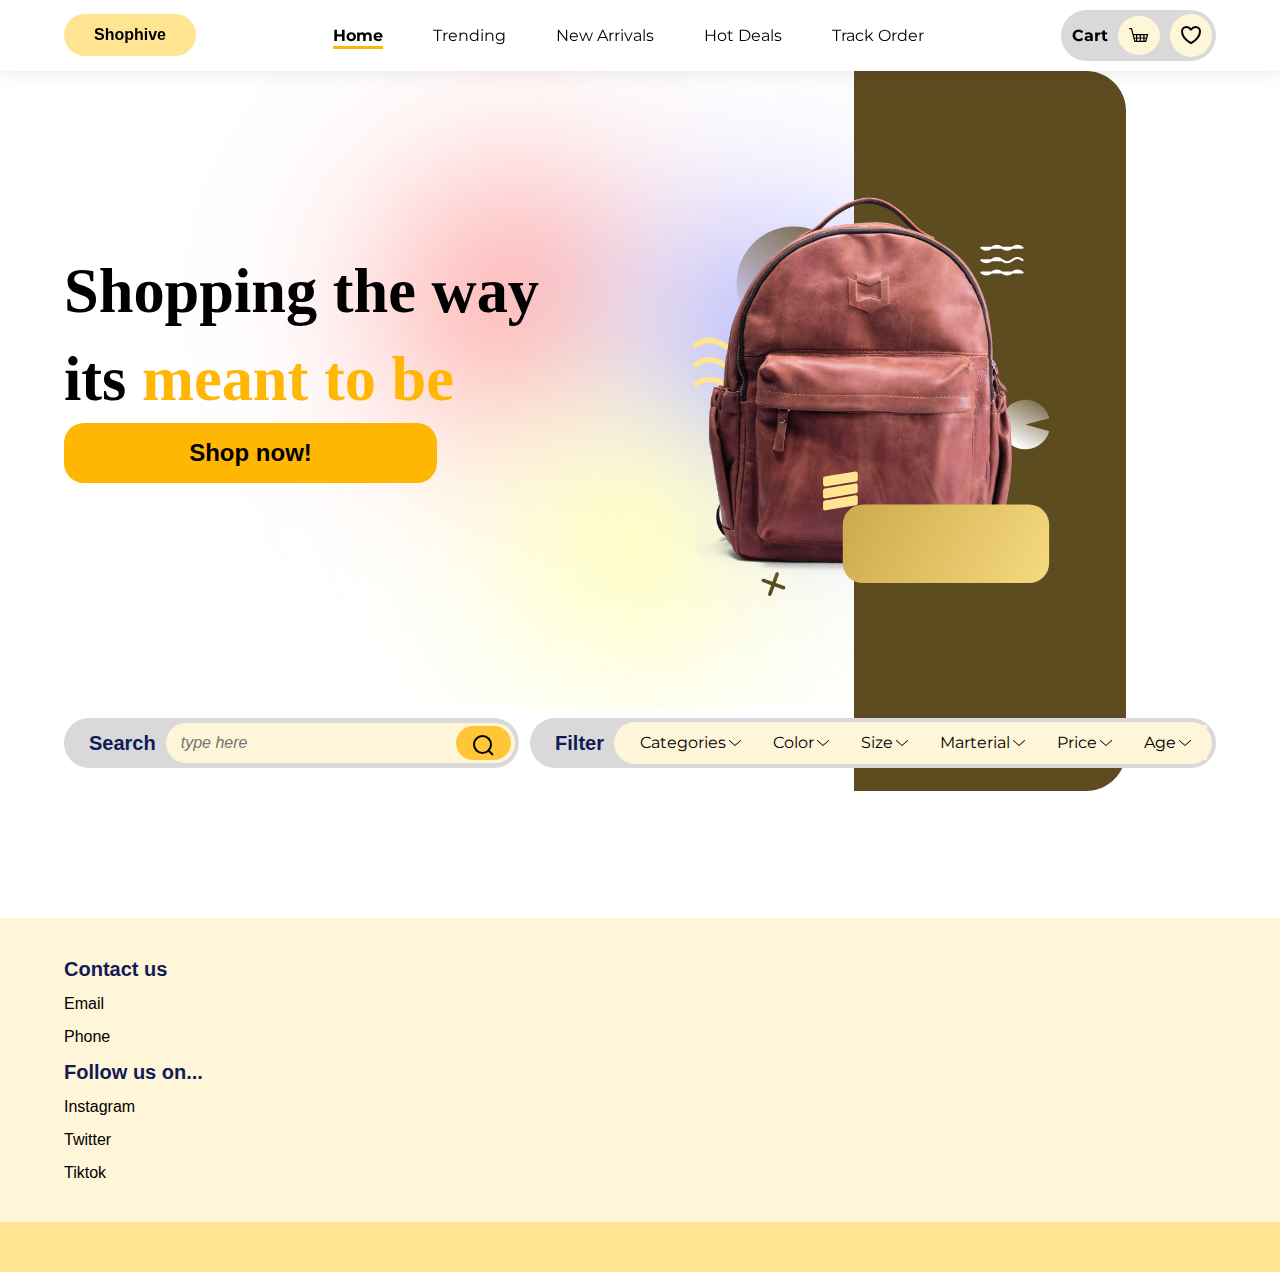
<file: index.html>
<!DOCTYPE html>
<html lang="en">

<head>
    <meta charset="UTF-8">
    <meta http-equiv="X-UA-Compatible" content="IE=edge">
    <meta name="viewport" content="width=device-width, initial-scale=1.0">
    <title>BagIt</title>
    <link rel="stylesheet" href="/styles/index.css">
</head>

<body>
    <nav>
        <button>Shophive</button>
        <ul>
            <li><a class="active" href="index.html">Home</a></li>
            <li><a href="#">Trending</a></li>
            <li><a href="#">New Arrivals</a></li>
            <li><a href="#">Hot Deals</a></li>
            <li><a href="#">Track Order</a></li>
        </ul>
        <div>
            <p>Cart</p>
            <a><button><svg width="20" height="14" viewBox="0 0 20 14" fill="none" xmlns="http://www.w3.org/2000/svg">
                <path d="M0.0441895 0.567568C0.0441895 0.417039 0.108003 0.272676 0.221593 0.166237C0.335182 0.0597972 0.489242 0 0.649882 0H2.46696C2.60207 3.49752e-05 2.73328 0.0423981 2.83974 0.120352C2.9462 0.198307 3.02178 0.307376 3.05448 0.430216L4.5142 6.05405H18.5784C18.6704 6.05408 18.7612 6.07374 18.8438 6.11155C18.9265 6.14936 18.9989 6.20433 19.0556 6.27227C19.1122 6.34022 19.1516 6.41936 19.1707 6.50369C19.1898 6.58802 19.1882 6.67532 19.1659 6.75897L17.3488 13.5698C17.3161 13.6926 17.2405 13.8017 17.1341 13.8796C17.0276 13.9576 16.8964 14 16.7613 14H5.85883C5.72373 14 5.59251 13.9576 5.48605 13.8796C5.3796 13.8017 5.30401 13.6926 5.27131 13.5698L1.99452 1.13514H0.649882C0.489242 1.13514 0.335182 1.07534 0.221593 0.968898C0.108003 0.862459 0.0441895 0.718096 0.0441895 0.567568ZM4.81704 7.18919L5.42274 9.45946H7.07022V7.18919H4.81704ZM8.2816 7.18919V9.45946H10.7044V7.18919H8.2816ZM11.9158 7.18919V9.45946H14.3385V7.18919H11.9158ZM15.5499 7.18919V9.45946H17.1974L17.8031 7.18919H15.5499ZM16.8945 10.5946H15.5499V12.8649H16.2889L16.8945 10.5946ZM14.3385 10.5946H11.9158V12.8649H14.3385V10.5946ZM10.7044 10.5946H8.2816V12.8649H10.7044V10.5946ZM7.07022 10.5946H5.72558L6.33127 12.8649H7.07022V10.5946Z" fill="black"/>
                </svg>
             </button></a>
            <a><button><svg width="20" height="18" viewBox="0 0 20 18" fill="none" xmlns="http://www.w3.org/2000/svg">
                <path d="M5.5 1C3.0151 1 1 2.98817 1 5.44107C1 7.42116 1.7875 12.1206 9.5392 16.8712C9.67805 16.9555 9.83746 17 10 17C10.1625 17 10.3219 16.9555 10.4608 16.8712C18.2125 12.1206 19 7.42116 19 5.44107C19 2.98817 16.9849 1 14.5 1C12.0151 1 10 3.69156 10 3.69156C10 3.69156 7.9849 1 5.5 1Z" stroke="black" stroke-width="2" stroke-linecap="round" stroke-linejoin="round"/>
                </svg>
            </button></a>
        </div>
    </nav>
    <header class="hero-bg">
        <h1>Shopping the way<br>its <span>meant to be</span></h1>
        <button>Shop now!</button>

        <svg width="272" height="720" viewBox="0 0 272 720" fill="none" xmlns="http://www.w3.org/2000/svg">
            <path d="M0 0H232C254.091 0 272 17.9086 272 40V680C272 702.091 254.091 720 232 720H0V0Z" fill="#5E4C21"/>
            </svg>
        <div class="svgs">
            <svg width="208" height="80" viewBox="0 0 208 80" fill="none" xmlns="http://www.w3.org/2000/svg">
                <rect x="0.785278" y="0.576691" width="206.368" height="78.454" rx="20" fill="url(#paint0_linear_428_2)"/>
                <defs>
                <linearGradient id="paint0_linear_428_2" x1="-25.6503" y1="-16.4785" x2="233.589" y2="118.684" gradientUnits="userSpaceOnUse">
                <stop stop-color="#C4A343"/>
                <stop offset="1" stop-color="#FFE289"/>
                </linearGradient>
                </defs>
                </svg>

            <svg width="35" height="40" viewBox="0 0 35 40" fill="none" xmlns="http://www.w3.org/2000/svg">
            <path d="M2.0614 7.55216L32.7608 2.43559V8.40492L2.0614 13.5215V7.55216ZM2.0614 19.4908L32.7608 14.3742V20.3436L2.0614 25.4601V19.4908ZM2.0614 31.4295L32.7608 26.3129V32.2822L2.0614 37.3988V31.4295Z" fill="#FFE492" stroke="#FFE492" stroke-width="4" stroke-linecap="round" stroke-linejoin="round"/>
            </svg>
            <svg width="62" height="56" viewBox="0 0 62 56" fill="none" xmlns="http://www.w3.org/2000/svg">
                <path d="M0.547352 9.94303C0.129821 9.3612 -0.0608042 8.62201 0.017068 7.88672C0.0949402 7.15144 0.434988 6.47975 0.963021 6.0182C3.74668 3.77124 6.90918 2.15139 10.2676 1.25234C15.4155 -0.149388 23.4092 -0.499819 32.1063 5.84299C45.6635 15.7602 56.7907 6.40368 57.2383 5.98316C57.7774 5.53224 58.4549 5.32779 59.1287 5.41273C59.8024 5.49768 60.4198 5.86541 60.8514 6.43872C61.269 7.02055 61.4596 7.75975 61.3817 8.49503C61.3038 9.23031 60.9638 9.902 60.4358 10.3635C57.6521 12.6105 54.4896 14.2304 51.1311 15.1294C49.0709 15.6917 46.9553 15.9741 44.8322 15.9704C40.3557 15.9704 34.984 14.6739 29.2925 10.5388C15.7353 0.621559 4.60812 9.97808 4.16048 10.3986C3.62139 10.8495 2.94384 11.054 2.27013 10.969C1.59641 10.8841 0.978934 10.5163 0.547352 9.94303ZM57.2383 25.6073C56.7907 26.0278 45.6635 35.3843 32.1063 25.4671C23.4092 19.1243 15.4155 19.4748 10.2676 20.8765C6.90918 21.7755 3.74668 23.3954 0.963021 25.6424C0.434988 26.1039 0.0949402 26.7756 0.017068 27.5109C-0.0608042 28.2462 0.129821 28.9854 0.547352 29.5672C0.978934 30.1405 1.59641 30.5082 2.27013 30.5932C2.94384 30.6781 3.62139 30.4737 4.16048 30.0227C4.60812 29.6022 15.7353 20.2457 29.2925 30.1629C34.984 34.298 40.3557 35.5946 44.8322 35.5946C46.9553 35.5983 49.0709 35.3158 51.1311 34.7536C54.4896 33.8545 57.6521 32.2347 60.4358 29.9877C60.9638 29.5262 61.3038 28.8545 61.3817 28.1192C61.4596 27.3839 61.269 26.6447 60.8514 26.0629C60.4198 25.4896 59.8024 25.1218 59.1287 25.0369C58.4549 24.9519 57.7774 25.1564 57.2383 25.6073ZM57.2383 45.2315C56.7907 45.652 45.6635 55.0085 32.1063 45.0913C23.4092 38.7485 15.4155 39.0989 10.2676 40.5006C6.90918 41.3997 3.74668 43.0195 0.963021 45.2665C0.434988 45.7281 0.0949402 46.3997 0.017068 47.135C-0.0608042 47.8703 0.129821 48.6095 0.547352 49.1913C0.978934 49.7646 1.59641 50.1324 2.27013 50.2173C2.94384 50.3023 3.62139 50.0978 4.16048 49.6469C4.60812 49.2264 15.7353 39.8699 29.2925 49.7871C34.984 53.9222 40.3557 55.2188 44.8322 55.2188C50.4448 55.2144 55.9103 53.2504 60.4358 49.6119C60.9638 49.1503 61.3038 48.4786 61.3817 47.7433C61.4596 47.0081 61.269 46.2689 60.8514 45.687C60.4198 45.1137 59.8024 44.746 59.1287 44.661C58.4549 44.5761 57.7774 44.7805 57.2383 45.2315Z" fill="#FFE492"/>
                </svg>
            <svg width="27" height="26" viewBox="0 0 27 26" fill="none" xmlns="http://www.w3.org/2000/svg">
                    <g clip-path="url(#clip0_428_4)">
                    <path d="M9.16279 24.9806C8.71115 24.8172 8.3429 24.4811 8.13903 24.0462C7.93516 23.6113 7.91236 23.1133 8.07564 22.6616L11.1562 14.1438L2.63837 11.0632C2.19462 10.894 1.8351 10.5572 1.63725 10.1254C1.43939 9.69364 1.41904 9.20144 1.58057 8.75481C1.74209 8.30819 2.07258 7.94287 2.50084 7.73754C2.9291 7.53222 3.42087 7.50331 3.87024 7.65705L12.3881 10.7376L15.4686 2.21978C15.6379 1.77603 15.9747 1.41651 16.4064 1.21866C16.8382 1.02081 17.3304 1.00045 17.777 1.16198C18.2236 1.32351 18.589 1.65399 18.7943 2.08225C18.9996 2.51051 19.0285 3.00229 18.8748 3.45165L15.7942 11.9695L24.3121 15.05C24.7558 15.2193 25.1153 15.5561 25.3132 15.9878C25.511 16.4196 25.5314 16.9118 25.3699 17.3584C25.2083 17.8051 24.8778 18.1704 24.4496 18.3757C24.0213 18.581 23.5295 18.6099 23.0802 18.4562L14.5624 15.3756L11.4818 23.8935C11.3184 24.3451 10.9823 24.7133 10.5474 24.9172C10.1125 25.1211 9.61448 25.1439 9.16279 24.9806Z" fill="#5D4C21"/>
                    </g>
                    <defs>
                    <clipPath id="clip0_428_4">
                    <rect width="18.9905" height="18.9905" fill="white" transform="translate(8.90137 25.7035) rotate(-115.117)"/>
                    </clipPath>
                    </defs>
                    </svg>
            <svg width="115" height="115" viewBox="0 0 115 115" fill="none" xmlns="http://www.w3.org/2000/svg">
                        <circle cx="57.7177" cy="57.6258" r="57.135" fill="url(#paint0_linear_428_3)"/>
                        <defs>
                        <linearGradient id="paint0_linear_428_3" x1="102.914" y1="-28.0767" x2="34.2668" y2="107.086" gradientUnits="userSpaceOnUse">
                        <stop offset="0.0328347" stop-color="#5D4C21"/>
                        <stop offset="1" stop-color="#5D4C21" stop-opacity="0"/>
                        </linearGradient>
                        </defs>
                        </svg>
            <svg width="44" height="32" viewBox="0 0 44 32" fill="none" xmlns="http://www.w3.org/2000/svg">
                            <path d="M21.9324 16.1288C23.1689 17.1593 24.4054 18.1897 27.0845 18.1897C32.2365 18.1897 32.2365 14.068 37.3886 14.068C40.0677 14.068 41.3042 15.0984 42.5407 16.1288M1.32397 3.76381C2.56048 4.79423 3.79698 5.82465 6.47607 5.82465C11.6282 5.82465 11.6282 1.70297 16.7803 1.70297C19.4594 1.70297 20.6959 2.73339 21.9324 3.76381H1.32397ZM1.32397 28.4939C2.56048 29.5243 3.79698 30.5547 6.47607 30.5547C11.6282 30.5547 11.6282 26.433 16.7803 26.433C19.4594 26.433 20.6959 27.4635 21.9324 28.4939H1.32397ZM1.32397 16.1288C2.56048 17.1593 3.79698 18.1897 6.47607 18.1897C11.6282 18.1897 11.6282 14.068 16.7803 14.068C19.4594 14.068 20.6959 15.0984 21.9324 16.1288H1.32397ZM21.9324 3.76381C23.1689 4.79423 24.4054 5.82465 27.0845 5.82465C32.2365 5.82465 32.2365 1.70297 37.3886 1.70297C40.0677 1.70297 41.3042 2.73339 42.5407 3.76381H21.9324ZM21.9324 28.4939C23.1689 29.5243 24.4054 30.5547 27.0845 30.5547C32.2365 30.5547 32.2365 26.433 37.3886 26.433C40.0677 26.433 41.3042 27.4635 42.5407 28.4939H21.9324Z" stroke="white" stroke-width="2" stroke-linecap="round" stroke-linejoin="round"/>
                            </svg>
            <svg width="50" height="51" viewBox="0 0 50 51" fill="none" xmlns="http://www.w3.org/2000/svg">
                                <path d="M49.3413 19.1638C47.7931 13.3856 44.2029 8.36452 39.236 5.03075C34.2691 1.69699 28.2621 0.27658 22.3281 1.0327C16.3941 1.78882 10.9352 4.67021 6.96304 9.143C2.99084 13.6158 0.774523 19.3768 0.724734 25.3586C0.674944 31.3404 2.79506 37.1375 6.69226 41.6758C10.5895 46.214 15.9996 49.1859 21.9202 50.0407C27.8408 50.8955 33.8705 49.5753 38.8923 46.3246C43.914 43.074 47.5873 38.1133 49.2315 32.3618L25.4539 25.5644L49.3413 19.1638Z" fill="url(#paint0_linear_428_17)"/>
                                <defs>
                                <linearGradient id="paint0_linear_428_17" x1="45.0165" y1="-11.5307" x2="15.3035" y2="46.9725" gradientUnits="userSpaceOnUse">
                                <stop offset="0.0328347" stop-color="#5D4C21"/>
                                <stop offset="1" stop-color="white"/>
                                </linearGradient>
                                </defs>
                                </svg>

        </div>
        <img src="/images/unsplash_3o-X8WJOP5E.png" alt="Woman holding shopping bags">
    </header>
    <section class="search" id="search">
        <div>
            <h3>Search</h3>
            <input type="text" id="search" placeholder="type here">
            <button id="search-button"><svg width="21" height="21" viewBox="0 0 21 21" fill="none" xmlns="http://www.w3.org/2000/svg">
        <path d="M20 20L15.514 15.506L20 20ZM18 9.5C18 11.7543 17.1045 13.9163 15.5104 15.5104C13.9163 17.1045 11.7543 18 9.5 18C7.24566 18 5.08365 17.1045 3.48959 15.5104C1.89553 13.9163 1 11.7543 1 9.5C1 7.24566 1.89553 5.08365 3.48959 3.48959C5.08365 1.89553 7.24566 1 9.5 1C11.7543 1 13.9163 1.89553 15.5104 3.48959C17.1045 5.08365 18 7.24566 18 9.5V9.5Z" stroke="black" stroke-width="2" stroke-linecap="round"/>
        </svg>
        </button>
        </div>
        <div>
            <h3>Filter</h3>
            <ul>
                <li>
                    <div class="dropdown">
                        <button class="dropbtn">Categories      <svg width="12" height="6" viewBox="0 0 12 6" fill="none" xmlns="http://www.w3.org/2000/svg">
                            <path fill-rule="evenodd" clip-rule="evenodd" d="M11.8644 0.125877C11.9074 0.165677 11.9415 0.212958 11.9648 0.265012C11.988 0.317066 12 0.37287 12 0.429228C12 0.485585 11.988 0.541389 11.9648 0.593443C11.9415 0.645497 11.9074 0.692779 11.8644 0.732579L6.32661 5.87412C6.28374 5.91402 6.23282 5.94568 6.17675 5.96728C6.12068 5.98888 6.06058 6 5.99988 6C5.93918 6 5.87907 5.98888 5.82301 5.96728C5.76694 5.94568 5.71602 5.91402 5.67315 5.87412L0.135336 0.732578C0.0486812 0.652125 -2.37356e-08 0.543006 -1.87621e-08 0.429227C-1.37887e-08 0.315449 0.0486813 0.20633 0.135336 0.125876C0.22199 0.0454223 0.339519 0.000223819 0.462067 0.000223824C0.584615 0.00022383 0.702144 0.0454224 0.788797 0.125876L5.99988 4.96493L11.211 0.125877C11.2538 0.0859754 11.3048 0.0543181 11.3608 0.032718C11.4169 0.011118 11.477 -2.28615e-08 11.5377 -2.02082e-08C11.5984 -1.75549e-08 11.6585 0.011118 11.7146 0.0327181C11.7706 0.0543181 11.8216 0.0859754 11.8644 0.125877Z" fill="black"/>
                           </svg></button>
                        <div class="dropdown-content">
                            <a href="#">Schools bags</a>
                            <a href="#">Laptop bags</a>
                        </div>
                    </div>
                </li>
                <li>
                    <div class="dropdown">
                        <button class="dropbtn">Color      <svg width="12" height="6" viewBox="0 0 12 6" fill="none" xmlns="http://www.w3.org/2000/svg">
                            <path fill-rule="evenodd" clip-rule="evenodd" d="M11.8644 0.125877C11.9074 0.165677 11.9415 0.212958 11.9648 0.265012C11.988 0.317066 12 0.37287 12 0.429228C12 0.485585 11.988 0.541389 11.9648 0.593443C11.9415 0.645497 11.9074 0.692779 11.8644 0.732579L6.32661 5.87412C6.28374 5.91402 6.23282 5.94568 6.17675 5.96728C6.12068 5.98888 6.06058 6 5.99988 6C5.93918 6 5.87907 5.98888 5.82301 5.96728C5.76694 5.94568 5.71602 5.91402 5.67315 5.87412L0.135336 0.732578C0.0486812 0.652125 -2.37356e-08 0.543006 -1.87621e-08 0.429227C-1.37887e-08 0.315449 0.0486813 0.20633 0.135336 0.125876C0.22199 0.0454223 0.339519 0.000223819 0.462067 0.000223824C0.584615 0.00022383 0.702144 0.0454224 0.788797 0.125876L5.99988 4.96493L11.211 0.125877C11.2538 0.0859754 11.3048 0.0543181 11.3608 0.032718C11.4169 0.011118 11.477 -2.28615e-08 11.5377 -2.02082e-08C11.5984 -1.75549e-08 11.6585 0.011118 11.7146 0.0327181C11.7706 0.0543181 11.8216 0.0859754 11.8644 0.125877Z" fill="black"/>
                           </svg></button>
                        <div class="dropdown-content">
                            <a href="#">Grey</a>
                            <a href="#">Black</a>
                            <a href="#">Brown</a>
                            <a href="#">Blue</a>
                            <a href="#">Red</a>
                        </div>
                    </div>
                </li>
                <li>
                    <div class="dropdown">
                        <button class="dropbtn">Size     <svg width="12" height="6" viewBox="0 0 12 6" fill="none" xmlns="http://www.w3.org/2000/svg">
                            <path fill-rule="evenodd" clip-rule="evenodd" d="M11.8644 0.125877C11.9074 0.165677 11.9415 0.212958 11.9648 0.265012C11.988 0.317066 12 0.37287 12 0.429228C12 0.485585 11.988 0.541389 11.9648 0.593443C11.9415 0.645497 11.9074 0.692779 11.8644 0.732579L6.32661 5.87412C6.28374 5.91402 6.23282 5.94568 6.17675 5.96728C6.12068 5.98888 6.06058 6 5.99988 6C5.93918 6 5.87907 5.98888 5.82301 5.96728C5.76694 5.94568 5.71602 5.91402 5.67315 5.87412L0.135336 0.732578C0.0486812 0.652125 -2.37356e-08 0.543006 -1.87621e-08 0.429227C-1.37887e-08 0.315449 0.0486813 0.20633 0.135336 0.125876C0.22199 0.0454223 0.339519 0.000223819 0.462067 0.000223824C0.584615 0.00022383 0.702144 0.0454224 0.788797 0.125876L5.99988 4.96493L11.211 0.125877C11.2538 0.0859754 11.3048 0.0543181 11.3608 0.032718C11.4169 0.011118 11.477 -2.28615e-08 11.5377 -2.02082e-08C11.5984 -1.75549e-08 11.6585 0.011118 11.7146 0.0327181C11.7706 0.0543181 11.8216 0.0859754 11.8644 0.125877Z" fill="black"/>
                           </svg></button>
                        <div class="dropdown-content">
                            <a href="#">Small</a>
                            <a href="#">Medium</a>
                            <a href="#">Large</a>
                            <a href="#">Very large</a>
                        </div>
                    </div>
                </li>
                <li>
                    <div class="dropdown">
                        <button class="dropbtn">Marterial      <svg width="12" height="6" viewBox="0 0 12 6" fill="none" xmlns="http://www.w3.org/2000/svg">
                            <path fill-rule="evenodd" clip-rule="evenodd" d="M11.8644 0.125877C11.9074 0.165677 11.9415 0.212958 11.9648 0.265012C11.988 0.317066 12 0.37287 12 0.429228C12 0.485585 11.988 0.541389 11.9648 0.593443C11.9415 0.645497 11.9074 0.692779 11.8644 0.732579L6.32661 5.87412C6.28374 5.91402 6.23282 5.94568 6.17675 5.96728C6.12068 5.98888 6.06058 6 5.99988 6C5.93918 6 5.87907 5.98888 5.82301 5.96728C5.76694 5.94568 5.71602 5.91402 5.67315 5.87412L0.135336 0.732578C0.0486812 0.652125 -2.37356e-08 0.543006 -1.87621e-08 0.429227C-1.37887e-08 0.315449 0.0486813 0.20633 0.135336 0.125876C0.22199 0.0454223 0.339519 0.000223819 0.462067 0.000223824C0.584615 0.00022383 0.702144 0.0454224 0.788797 0.125876L5.99988 4.96493L11.211 0.125877C11.2538 0.0859754 11.3048 0.0543181 11.3608 0.032718C11.4169 0.011118 11.477 -2.28615e-08 11.5377 -2.02082e-08C11.5984 -1.75549e-08 11.6585 0.011118 11.7146 0.0327181C11.7706 0.0543181 11.8216 0.0859754 11.8644 0.125877Z" fill="black"/>
                           </svg></button>
                        <div class="dropdown-content">
                            <a href="#">Silk</a>
                            <a href="#">Leather</a>
                            <a href="#">Wooven</a>
                            <a href="#">Satin</a>
                        </div>
                    </div>
                </li>
                <li>
                    <div class="dropdown">
                        <button class="dropbtn">Price      <svg width="12" height="6" viewBox="0 0 12 6" fill="none" xmlns="http://www.w3.org/2000/svg">
                            <path fill-rule="evenodd" clip-rule="evenodd" d="M11.8644 0.125877C11.9074 0.165677 11.9415 0.212958 11.9648 0.265012C11.988 0.317066 12 0.37287 12 0.429228C12 0.485585 11.988 0.541389 11.9648 0.593443C11.9415 0.645497 11.9074 0.692779 11.8644 0.732579L6.32661 5.87412C6.28374 5.91402 6.23282 5.94568 6.17675 5.96728C6.12068 5.98888 6.06058 6 5.99988 6C5.93918 6 5.87907 5.98888 5.82301 5.96728C5.76694 5.94568 5.71602 5.91402 5.67315 5.87412L0.135336 0.732578C0.0486812 0.652125 -2.37356e-08 0.543006 -1.87621e-08 0.429227C-1.37887e-08 0.315449 0.0486813 0.20633 0.135336 0.125876C0.22199 0.0454223 0.339519 0.000223819 0.462067 0.000223824C0.584615 0.00022383 0.702144 0.0454224 0.788797 0.125876L5.99988 4.96493L11.211 0.125877C11.2538 0.0859754 11.3048 0.0543181 11.3608 0.032718C11.4169 0.011118 11.477 -2.28615e-08 11.5377 -2.02082e-08C11.5984 -1.75549e-08 11.6585 0.011118 11.7146 0.0327181C11.7706 0.0543181 11.8216 0.0859754 11.8644 0.125877Z" fill="black"/>
                           </svg></button>
                        <div class="dropdown-content">
                            <a href="#">Min - #3000</a>
                            <a href="#">#3100 - #6000</a>
                            <a href="#">#6100 - Max</a>
                        </div>
                    </div>
                </li>
                <li>
                    <div class="dropdown">
                        <button class="dropbtn">Age      <svg width="12" height="6" viewBox="0 0 12 6" fill="none" xmlns="http://www.w3.org/2000/svg">
                            <path fill-rule="evenodd" clip-rule="evenodd" d="M11.8644 0.125877C11.9074 0.165677 11.9415 0.212958 11.9648 0.265012C11.988 0.317066 12 0.37287 12 0.429228C12 0.485585 11.988 0.541389 11.9648 0.593443C11.9415 0.645497 11.9074 0.692779 11.8644 0.732579L6.32661 5.87412C6.28374 5.91402 6.23282 5.94568 6.17675 5.96728C6.12068 5.98888 6.06058 6 5.99988 6C5.93918 6 5.87907 5.98888 5.82301 5.96728C5.76694 5.94568 5.71602 5.91402 5.67315 5.87412L0.135336 0.732578C0.0486812 0.652125 -2.37356e-08 0.543006 -1.87621e-08 0.429227C-1.37887e-08 0.315449 0.0486813 0.20633 0.135336 0.125876C0.22199 0.0454223 0.339519 0.000223819 0.462067 0.000223824C0.584615 0.00022383 0.702144 0.0454224 0.788797 0.125876L5.99988 4.96493L11.211 0.125877C11.2538 0.0859754 11.3048 0.0543181 11.3608 0.032718C11.4169 0.011118 11.477 -2.28615e-08 11.5377 -2.02082e-08C11.5984 -1.75549e-08 11.6585 0.011118 11.7146 0.0327181C11.7706 0.0543181 11.8216 0.0859754 11.8644 0.125877Z" fill="black"/>
                           </svg></button>
                        <div class="dropdown-content">
                            <a href="#">Under 5</a>
                            <a href="#">5 - 10</a>
                            <a href="#">10 - 20</a>
                            <a href="#">Above 21</a>
                        </div>
                    </div>
                </li>
            </ul>
        </div>
    </section>

    <footer class="info">
        <div>
            <div>
                <h2>Shophive</h2>
            </div>
            <ul id="Contact">
                <label for="Contact"><h3>Contact us</h3></label>
                <li><a href="#">Email</a></li>
                <li><a href="#">Phone</a></li>
            </ul>
            <ul id="follow">
                <label for="follow"><h3>Follow us on...</h3></label>
                <li><a href="#">Instagram</a></li>
                <li><a href="#">Twitter</a></li>
                <li><a href="#">Tiktok</a></li>
            </ul>
        </div>
        <div>
        </div>
    </footer>

</body>

</html>
</file>
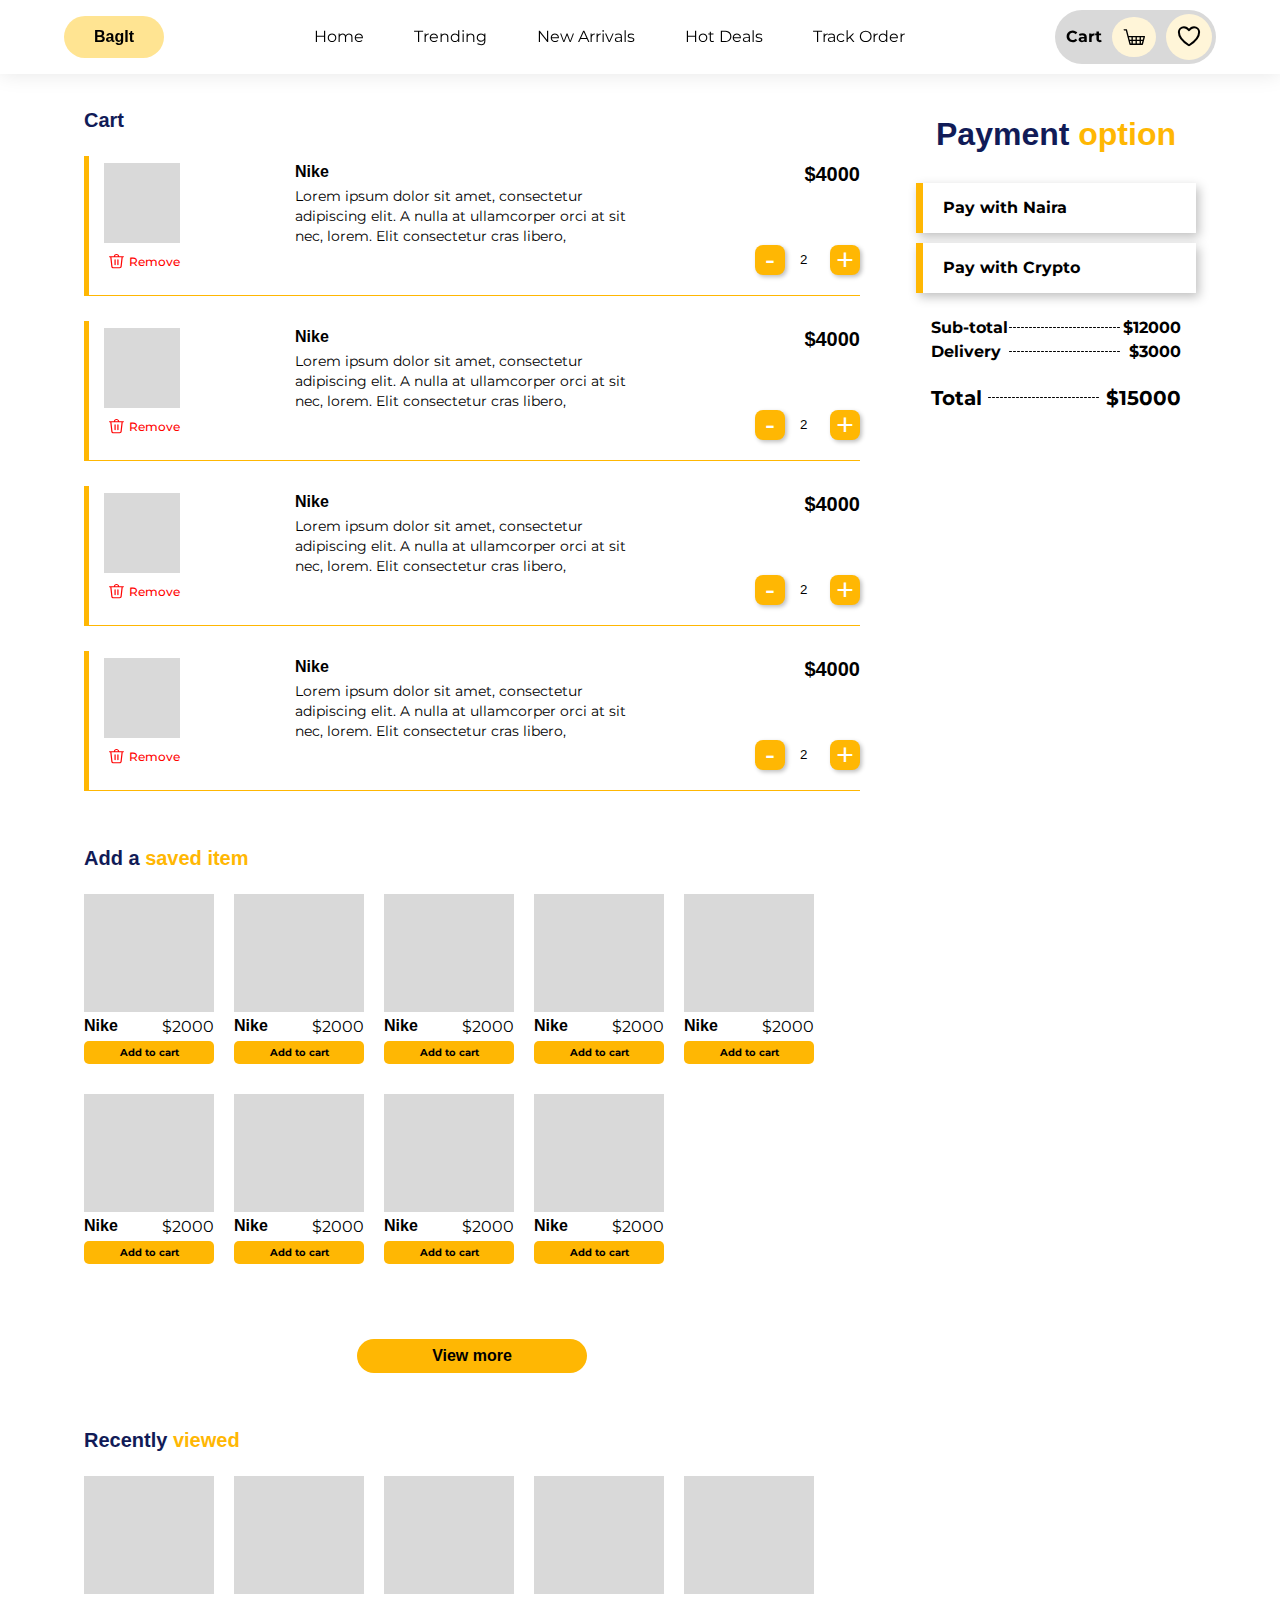
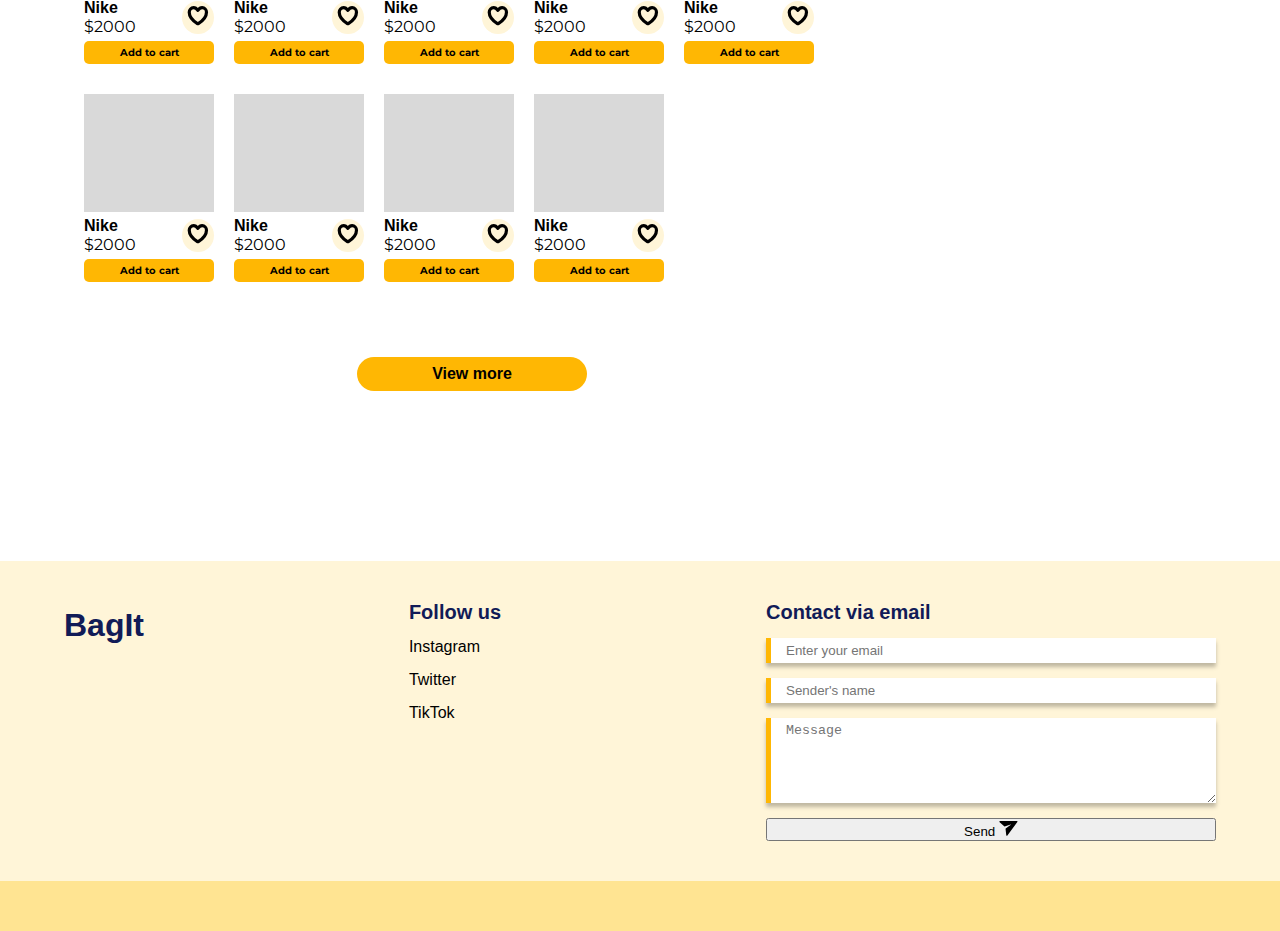
<file: cart.html>
<!DOCTYPE html>
<html lang="en">

<head>
    <meta charset="UTF-8">
    <meta http-equiv="X-UA-Compatible" content="IE=edge">
    <meta name="viewport" content="width=device-width, initial-scale=1.0">
    <title>BagIt</title>
    <link rel="stylesheet" href="/styles/index.css">
    <link rel="stylesheet" href="/styles/cart.css">
</head>

<body>
    <nav>
        <button>BagIt</button>
        <ul>
            <li><a href="index.html">Home</a></li>
            <li><a href="#">Trending</a></li>
            <li><a href="#">New Arrivals</a></li>
            <li><a href="#">Hot Deals</a></li>
            <li><a href="#">Track Order</a></li>
        </ul>
        <div>
            <p>Cart</p>
            <a href="cart.html"><button><svg width="22" height="16" viewBox="0 0 22 16" fill="none" xmlns="http://www.w3.org/2000/svg">
                <path d="M0.625 0.763514C0.625 0.594169 0.696267 0.431761 0.823122 0.312016C0.949977 0.192272 1.12203 0.125 1.30143 0.125H3.33072C3.48161 0.125039 3.62815 0.172698 3.74704 0.260396C3.86593 0.348095 3.95034 0.470798 3.98686 0.608993L5.61705 6.93581H21.3238C21.4265 6.93584 21.5279 6.95796 21.6202 7.0005C21.7126 7.04303 21.7934 7.10487 21.8567 7.18131C21.9199 7.25774 21.9639 7.34678 21.9852 7.44165C22.0066 7.53652 22.0048 7.63474 21.9799 7.72884L19.9506 15.391C19.9141 15.5292 19.8297 15.6519 19.7108 15.7396C19.5919 15.8273 19.4454 15.875 19.2945 15.875H7.11873C6.96784 15.875 6.8213 15.8273 6.70241 15.7396C6.58352 15.6519 6.49911 15.5292 6.46259 15.391L2.8031 1.40203H1.30143C1.12203 1.40203 0.949977 1.33476 0.823122 1.21501C0.696267 1.09527 0.625 0.932858 0.625 0.763514ZM5.95527 8.21284L6.6317 10.7669H8.47159V8.21284H5.95527ZM9.82445 8.21284V10.7669H12.5302V8.21284H9.82445ZM13.883 8.21284V10.7669H16.5887V8.21284H13.883ZM17.9416 8.21284V10.7669H19.7815L20.4579 8.21284H17.9416ZM19.4433 12.0439H17.9416V14.598H18.7669L19.4433 12.0439ZM16.5887 12.0439H13.883V14.598H16.5887V12.0439ZM12.5302 12.0439H9.82445V14.598H12.5302V12.0439ZM8.47159 12.0439H6.96991L7.64634 14.598H8.47159V12.0439Z" fill="black"/>
                </svg>
            </button></a>
            <a href="saved.html"><button><svg width="24" height="21" viewBox="0 0 24 21" fill="none" xmlns="http://www.w3.org/2000/svg">
                <path d="M6.9375 1.125C4.14199 1.125 1.875 3.36169 1.875 6.12121C1.875 8.34881 2.76094 13.6357 11.4816 18.9801C11.6378 19.0749 11.8171 19.125 12 19.125C12.1829 19.125 12.3622 19.0749 12.5184 18.9801C21.2391 13.6357 22.125 8.34881 22.125 6.12121C22.125 3.36169 19.858 1.125 17.0625 1.125C14.267 1.125 12 4.153 12 4.153C12 4.153 9.73301 1.125 6.9375 1.125Z" stroke="black" stroke-width="2" stroke-linecap="round" stroke-linejoin="round"/>
                </svg>
            </button></a>
        </div>
    </nav>

    <section>
        <div>
            <div class="cart">
                <h3>Cart</h3>

                <div class="items">
                    <div>
                        <svg width="76" height="80" viewBox="0 0 76 80" fill="none" xmlns="http://www.w3.org/2000/svg">
                                <rect width="76" height="80" fill="#D9D9D9"/>
                            </svg>
                        <button class="remove">
                                <svg width="15" height="15" viewBox="0 0 15 15" fill="none" xmlns="http://www.w3.org/2000/svg">
                                    <path d="M7.5 0C8.90514 0 10.0534 0.956931 10.131 2.16267L10.1351 2.29277H14.3919C14.7277 2.29277 15 2.52966 15 2.82187C15 3.08974 14.7712 3.3111 14.4744 3.34614L14.3919 3.35097H13.7465L12.7086 12.5356C12.601 13.4873 11.7149 14.2222 10.6318 14.2818L10.4895 14.2857H4.51048C3.41136 14.2857 2.48404 13.5905 2.30986 12.6585L2.29146 12.5356L1.2527 3.35097H0.608108C0.300243 3.35097 0.0458189 3.15192 0.00555406 2.89366L0 2.82187C0 2.554 0.22877 2.33263 0.525592 2.2976L0.608108 2.29277H4.86486C4.86486 1.0265 6.04468 0 7.5 0ZM12.5246 3.35097H2.47459L3.50184 12.432C3.54947 12.8533 3.9327 13.1812 4.40745 13.223L4.51048 13.2275H10.4895C10.9761 13.2275 11.3886 12.9278 11.4829 12.5208L11.4982 12.432L12.5246 3.35097ZM8.91892 5.29101C9.22678 5.29101 9.48122 5.49005 9.52151 5.74831L9.52703 5.82011V10.7584C9.52703 11.0506 9.25476 11.2875 8.91892 11.2875C8.61105 11.2875 8.35662 11.0884 8.31632 10.8302L8.31081 10.7584V5.82011C8.31081 5.52789 8.58308 5.29101 8.91892 5.29101ZM6.08108 5.29101C6.38895 5.29101 6.64338 5.49005 6.68368 5.74831L6.68919 5.82011V10.7584C6.68919 11.0506 6.41692 11.2875 6.08108 11.2875C5.77322 11.2875 5.51879 11.0884 5.47853 10.8302L5.47297 10.7584V5.82011C5.47297 5.52789 5.74523 5.29101 6.08108 5.29101ZM7.5 1.0582C6.75551 1.0582 6.14497 1.55704 6.08578 2.19151L6.08108 2.29277H8.91892C8.91892 1.61093 8.28365 1.0582 7.5 1.0582Z" fill="#FF0303"/>
                                </svg>
                                <p>Remove</p>
                        </button>
                    </div>
                    <div>
                        <p class="name">Nike</p>
                        <p class="description">Lorem ipsum dolor sit amet, consectetur adipiscing elit. A nulla at ullamcorper orci at sit nec, lorem. Elit consectetur cras libero, </p>
                    </div>
                    <div>
                        <p class="price">$4000</p>
                        <div>
                            <button>-</button>
                            <input type="text" value="2">
                            <button>+</button>
                        </div>
                    </div>
                </div>

                <div class="items">
                    <div>
                        <svg width="76" height="80" viewBox="0 0 76 80" fill="none" xmlns="http://www.w3.org/2000/svg">
                                <rect width="76" height="80" fill="#D9D9D9"/>
                            </svg>
                        <button class="remove">
                                <svg width="15" height="15" viewBox="0 0 15 15" fill="none" xmlns="http://www.w3.org/2000/svg">
                                    <path d="M7.5 0C8.90514 0 10.0534 0.956931 10.131 2.16267L10.1351 2.29277H14.3919C14.7277 2.29277 15 2.52966 15 2.82187C15 3.08974 14.7712 3.3111 14.4744 3.34614L14.3919 3.35097H13.7465L12.7086 12.5356C12.601 13.4873 11.7149 14.2222 10.6318 14.2818L10.4895 14.2857H4.51048C3.41136 14.2857 2.48404 13.5905 2.30986 12.6585L2.29146 12.5356L1.2527 3.35097H0.608108C0.300243 3.35097 0.0458189 3.15192 0.00555406 2.89366L0 2.82187C0 2.554 0.22877 2.33263 0.525592 2.2976L0.608108 2.29277H4.86486C4.86486 1.0265 6.04468 0 7.5 0ZM12.5246 3.35097H2.47459L3.50184 12.432C3.54947 12.8533 3.9327 13.1812 4.40745 13.223L4.51048 13.2275H10.4895C10.9761 13.2275 11.3886 12.9278 11.4829 12.5208L11.4982 12.432L12.5246 3.35097ZM8.91892 5.29101C9.22678 5.29101 9.48122 5.49005 9.52151 5.74831L9.52703 5.82011V10.7584C9.52703 11.0506 9.25476 11.2875 8.91892 11.2875C8.61105 11.2875 8.35662 11.0884 8.31632 10.8302L8.31081 10.7584V5.82011C8.31081 5.52789 8.58308 5.29101 8.91892 5.29101ZM6.08108 5.29101C6.38895 5.29101 6.64338 5.49005 6.68368 5.74831L6.68919 5.82011V10.7584C6.68919 11.0506 6.41692 11.2875 6.08108 11.2875C5.77322 11.2875 5.51879 11.0884 5.47853 10.8302L5.47297 10.7584V5.82011C5.47297 5.52789 5.74523 5.29101 6.08108 5.29101ZM7.5 1.0582C6.75551 1.0582 6.14497 1.55704 6.08578 2.19151L6.08108 2.29277H8.91892C8.91892 1.61093 8.28365 1.0582 7.5 1.0582Z" fill="#FF0303"/>
                                </svg>
                                <p>Remove</p>
                        </button>
                    </div>
                    <div>
                        <p class="name">Nike</p>
                        <p class="description">Lorem ipsum dolor sit amet, consectetur adipiscing elit. A nulla at ullamcorper orci at sit nec, lorem. Elit consectetur cras libero, </p>
                    </div>
                    <div>
                        <p class="price">$4000</p>
                        <div>
                            <button>-</button>
                            <input type="text" value="2">
                            <button>+</button>
                        </div>
                    </div>
                </div>

                <div class="items">
                    <div>
                        <svg width="76" height="80" viewBox="0 0 76 80" fill="none" xmlns="http://www.w3.org/2000/svg">
                                <rect width="76" height="80" fill="#D9D9D9"/>
                            </svg>
                        <button class="remove">
                                <svg width="15" height="15" viewBox="0 0 15 15" fill="none" xmlns="http://www.w3.org/2000/svg">
                                    <path d="M7.5 0C8.90514 0 10.0534 0.956931 10.131 2.16267L10.1351 2.29277H14.3919C14.7277 2.29277 15 2.52966 15 2.82187C15 3.08974 14.7712 3.3111 14.4744 3.34614L14.3919 3.35097H13.7465L12.7086 12.5356C12.601 13.4873 11.7149 14.2222 10.6318 14.2818L10.4895 14.2857H4.51048C3.41136 14.2857 2.48404 13.5905 2.30986 12.6585L2.29146 12.5356L1.2527 3.35097H0.608108C0.300243 3.35097 0.0458189 3.15192 0.00555406 2.89366L0 2.82187C0 2.554 0.22877 2.33263 0.525592 2.2976L0.608108 2.29277H4.86486C4.86486 1.0265 6.04468 0 7.5 0ZM12.5246 3.35097H2.47459L3.50184 12.432C3.54947 12.8533 3.9327 13.1812 4.40745 13.223L4.51048 13.2275H10.4895C10.9761 13.2275 11.3886 12.9278 11.4829 12.5208L11.4982 12.432L12.5246 3.35097ZM8.91892 5.29101C9.22678 5.29101 9.48122 5.49005 9.52151 5.74831L9.52703 5.82011V10.7584C9.52703 11.0506 9.25476 11.2875 8.91892 11.2875C8.61105 11.2875 8.35662 11.0884 8.31632 10.8302L8.31081 10.7584V5.82011C8.31081 5.52789 8.58308 5.29101 8.91892 5.29101ZM6.08108 5.29101C6.38895 5.29101 6.64338 5.49005 6.68368 5.74831L6.68919 5.82011V10.7584C6.68919 11.0506 6.41692 11.2875 6.08108 11.2875C5.77322 11.2875 5.51879 11.0884 5.47853 10.8302L5.47297 10.7584V5.82011C5.47297 5.52789 5.74523 5.29101 6.08108 5.29101ZM7.5 1.0582C6.75551 1.0582 6.14497 1.55704 6.08578 2.19151L6.08108 2.29277H8.91892C8.91892 1.61093 8.28365 1.0582 7.5 1.0582Z" fill="#FF0303"/>
                                </svg>
                                <p>Remove</p>
                        </button>
                    </div>
                    <div>
                        <p class="name">Nike</p>
                        <p class="description">Lorem ipsum dolor sit amet, consectetur adipiscing elit. A nulla at ullamcorper orci at sit nec, lorem. Elit consectetur cras libero, </p>
                    </div>
                    <div>
                        <p class="price">$4000</p>
                        <div>
                            <button>-</button>
                            <input type="text" value="2">
                            <button>+</button>
                        </div>
                    </div>
                </div>

                <div class="items">
                    <div>
                        <svg width="76" height="80" viewBox="0 0 76 80" fill="none" xmlns="http://www.w3.org/2000/svg">
                                <rect width="76" height="80" fill="#D9D9D9"/>
                            </svg>
                        <button class="remove">
                                <svg width="15" height="15" viewBox="0 0 15 15" fill="none" xmlns="http://www.w3.org/2000/svg">
                                    <path d="M7.5 0C8.90514 0 10.0534 0.956931 10.131 2.16267L10.1351 2.29277H14.3919C14.7277 2.29277 15 2.52966 15 2.82187C15 3.08974 14.7712 3.3111 14.4744 3.34614L14.3919 3.35097H13.7465L12.7086 12.5356C12.601 13.4873 11.7149 14.2222 10.6318 14.2818L10.4895 14.2857H4.51048C3.41136 14.2857 2.48404 13.5905 2.30986 12.6585L2.29146 12.5356L1.2527 3.35097H0.608108C0.300243 3.35097 0.0458189 3.15192 0.00555406 2.89366L0 2.82187C0 2.554 0.22877 2.33263 0.525592 2.2976L0.608108 2.29277H4.86486C4.86486 1.0265 6.04468 0 7.5 0ZM12.5246 3.35097H2.47459L3.50184 12.432C3.54947 12.8533 3.9327 13.1812 4.40745 13.223L4.51048 13.2275H10.4895C10.9761 13.2275 11.3886 12.9278 11.4829 12.5208L11.4982 12.432L12.5246 3.35097ZM8.91892 5.29101C9.22678 5.29101 9.48122 5.49005 9.52151 5.74831L9.52703 5.82011V10.7584C9.52703 11.0506 9.25476 11.2875 8.91892 11.2875C8.61105 11.2875 8.35662 11.0884 8.31632 10.8302L8.31081 10.7584V5.82011C8.31081 5.52789 8.58308 5.29101 8.91892 5.29101ZM6.08108 5.29101C6.38895 5.29101 6.64338 5.49005 6.68368 5.74831L6.68919 5.82011V10.7584C6.68919 11.0506 6.41692 11.2875 6.08108 11.2875C5.77322 11.2875 5.51879 11.0884 5.47853 10.8302L5.47297 10.7584V5.82011C5.47297 5.52789 5.74523 5.29101 6.08108 5.29101ZM7.5 1.0582C6.75551 1.0582 6.14497 1.55704 6.08578 2.19151L6.08108 2.29277H8.91892C8.91892 1.61093 8.28365 1.0582 7.5 1.0582Z" fill="#FF0303"/>
                                </svg>
                                <p>Remove</p>
                        </button>
                    </div>
                    <div>
                        <p class="name">Nike</p>
                        <p class="description">Lorem ipsum dolor sit amet, consectetur adipiscing elit. A nulla at ullamcorper orci at sit nec, lorem. Elit consectetur cras libero, </p>
                    </div>
                    <div>
                        <p class="price">$4000</p>
                        <div>
                            <button>-</button>
                            <input type="text" value="2">
                            <button>+</button>
                        </div>
                    </div>
                </div>
            </div>
            <div class="saved">
                <h3>Add a <span>saved item</span></h3>
                <div>




                    <div class="items">
                        <svg width="130" height="118" viewBox="0 0 130 118" fill="none" xmlns="http://www.w3.org/2000/svg">
                            <rect width="130" height="118" fill="#D9D9D9"/>
                        </svg>
                        <div>
                            <div>
                                <p class="name">Nike</p>
                                <p>$2000</p>
                            </div>
                        </div>
                        <button>Add to cart</button>
                    </div>




                    <div class="items">
                        <svg width="130" height="118" viewBox="0 0 130 118" fill="none" xmlns="http://www.w3.org/2000/svg">
                            <rect width="130" height="118" fill="#D9D9D9"/>
                        </svg>
                        <div>
                            <div>
                                <p class="name">Nike</p>
                                <p>$2000</p>
                            </div>
                        </div>
                        <button>Add to cart</button>
                    </div>




                    <div class="items">
                        <svg width="130" height="118" viewBox="0 0 130 118" fill="none" xmlns="http://www.w3.org/2000/svg">
                            <rect width="130" height="118" fill="#D9D9D9"/>
                        </svg>
                        <div>
                            <div>
                                <p class="name">Nike</p>
                                <p>$2000</p>
                            </div>
                        </div>
                        <button>Add to cart</button>
                    </div>




                    <div class="items">
                        <svg width="130" height="118" viewBox="0 0 130 118" fill="none" xmlns="http://www.w3.org/2000/svg">
                            <rect width="130" height="118" fill="#D9D9D9"/>
                        </svg>
                        <div>
                            <div>
                                <p class="name">Nike</p>
                                <p>$2000</p>
                            </div>
                        </div>
                        <button>Add to cart</button>
                    </div>




                    <div class="items">
                        <svg width="130" height="118" viewBox="0 0 130 118" fill="none" xmlns="http://www.w3.org/2000/svg">
                            <rect width="130" height="118" fill="#D9D9D9"/>
                        </svg>
                        <div>
                            <div>
                                <p class="name">Nike</p>
                                <p>$2000</p>
                            </div>
                        </div>
                        <button>Add to cart</button>
                    </div>




                    <div class="items">
                        <svg width="130" height="118" viewBox="0 0 130 118" fill="none" xmlns="http://www.w3.org/2000/svg">
                            <rect width="130" height="118" fill="#D9D9D9"/>
                        </svg>
                        <div>
                            <div>
                                <p class="name">Nike</p>
                                <p>$2000</p>
                            </div>
                        </div>
                        <button>Add to cart</button>
                    </div>




                    <div class="items">
                        <svg width="130" height="118" viewBox="0 0 130 118" fill="none" xmlns="http://www.w3.org/2000/svg">
                            <rect width="130" height="118" fill="#D9D9D9"/>
                        </svg>
                        <div>
                            <div>
                                <p class="name">Nike</p>
                                <p>$2000</p>
                            </div>
                        </div>
                        <button>Add to cart</button>
                    </div>




                    <div class="items">
                        <svg width="130" height="118" viewBox="0 0 130 118" fill="none" xmlns="http://www.w3.org/2000/svg">
                            <rect width="130" height="118" fill="#D9D9D9"/>
                        </svg>
                        <div>
                            <div>
                                <p class="name">Nike</p>
                                <p>$2000</p>
                            </div>
                        </div>
                        <button>Add to cart</button>
                    </div>




                    <div class="items">
                        <svg width="130" height="118" viewBox="0 0 130 118" fill="none" xmlns="http://www.w3.org/2000/svg">
                            <rect width="130" height="118" fill="#D9D9D9"/>
                        </svg>
                        <div>
                            <div>
                                <p class="name">Nike</p>
                                <p>$2000</p>
                            </div>
                        </div>
                        <button>Add to cart</button>
                    </div>
                </div>



                <button class="view_more">View more</button>
            </div>





            <div class="recent">
                <h3>Recently <span>viewed</span></h3>
                <div>
                    <div class="items">
                        <svg width="130" height="118" viewBox="0 0 130 118" fill="none" xmlns="http://www.w3.org/2000/svg">
                            <rect width="130" height="118" fill="#D9D9D9"/>
                        </svg>
                        <div>
                            <div>
                                <p class="name">Nike</p>
                                <p>$2000</p>
                            </div>

                            <button><svg width="22" height="20" viewBox="0 0 11 10" fill="none" xmlns="http://www.w3.org/2000/svg">
                                <path d="M3.27526 0.845337C2.08519 0.845337 1.12012 1.83887 1.12012 3.06465C1.12012 4.05414 1.49727 6.40258 5.20972 8.77657C5.27622 8.81865 5.35256 8.84091 5.43041 8.84091C5.50825 8.84091 5.58459 8.81865 5.65109 8.77657C9.36355 6.40258 9.7407 4.05414 9.7407 3.06465C9.7407 1.83887 8.77562 0.845337 7.58555 0.845337C6.39548 0.845337 5.43041 2.19037 5.43041 2.19037C5.43041 2.19037 4.46533 0.845337 3.27526 0.845337Z" stroke="black" stroke-width="1.59098" stroke-linecap="round" stroke-linejoin="round"/>
                                </svg>
                            </button>
                        </div>
                        <button>Add to cart</button>
                    </div>




                    <div class="items">
                        <svg width="130" height="118" viewBox="0 0 130 118" fill="none" xmlns="http://www.w3.org/2000/svg">
                            <rect width="130" height="118" fill="#D9D9D9"/>
                        </svg>
                        <div>
                            <div>
                                <p class="name">Nike</p>
                                <p>$2000</p>
                            </div>

                            <button><svg width="22" height="20" viewBox="0 0 11 10" fill="none" xmlns="http://www.w3.org/2000/svg">
                                <path d="M3.27526 0.845337C2.08519 0.845337 1.12012 1.83887 1.12012 3.06465C1.12012 4.05414 1.49727 6.40258 5.20972 8.77657C5.27622 8.81865 5.35256 8.84091 5.43041 8.84091C5.50825 8.84091 5.58459 8.81865 5.65109 8.77657C9.36355 6.40258 9.7407 4.05414 9.7407 3.06465C9.7407 1.83887 8.77562 0.845337 7.58555 0.845337C6.39548 0.845337 5.43041 2.19037 5.43041 2.19037C5.43041 2.19037 4.46533 0.845337 3.27526 0.845337Z" stroke="black" stroke-width="1.59098" stroke-linecap="round" stroke-linejoin="round"/>
                                </svg>
                            </button>
                        </div>
                        <button>Add to cart</button>
                    </div>




                    <div class="items">
                        <svg width="130" height="118" viewBox="0 0 130 118" fill="none" xmlns="http://www.w3.org/2000/svg">
                            <rect width="130" height="118" fill="#D9D9D9"/>
                        </svg>
                        <div>
                            <div>
                                <p class="name">Nike</p>
                                <p>$2000</p>
                            </div>

                            <button><svg width="22" height="20" viewBox="0 0 11 10" fill="none" xmlns="http://www.w3.org/2000/svg">
                                <path d="M3.27526 0.845337C2.08519 0.845337 1.12012 1.83887 1.12012 3.06465C1.12012 4.05414 1.49727 6.40258 5.20972 8.77657C5.27622 8.81865 5.35256 8.84091 5.43041 8.84091C5.50825 8.84091 5.58459 8.81865 5.65109 8.77657C9.36355 6.40258 9.7407 4.05414 9.7407 3.06465C9.7407 1.83887 8.77562 0.845337 7.58555 0.845337C6.39548 0.845337 5.43041 2.19037 5.43041 2.19037C5.43041 2.19037 4.46533 0.845337 3.27526 0.845337Z" stroke="black" stroke-width="1.59098" stroke-linecap="round" stroke-linejoin="round"/>
                                </svg>
                            </button>
                        </div>
                        <button>Add to cart</button>
                    </div>




                    <div class="items">
                        <svg width="130" height="118" viewBox="0 0 130 118" fill="none" xmlns="http://www.w3.org/2000/svg">
                            <rect width="130" height="118" fill="#D9D9D9"/>
                        </svg>
                        <div>
                            <div>
                                <p class="name">Nike</p>
                                <p>$2000</p>
                            </div>

                            <button><svg width="22" height="20" viewBox="0 0 11 10" fill="none" xmlns="http://www.w3.org/2000/svg">
                                <path d="M3.27526 0.845337C2.08519 0.845337 1.12012 1.83887 1.12012 3.06465C1.12012 4.05414 1.49727 6.40258 5.20972 8.77657C5.27622 8.81865 5.35256 8.84091 5.43041 8.84091C5.50825 8.84091 5.58459 8.81865 5.65109 8.77657C9.36355 6.40258 9.7407 4.05414 9.7407 3.06465C9.7407 1.83887 8.77562 0.845337 7.58555 0.845337C6.39548 0.845337 5.43041 2.19037 5.43041 2.19037C5.43041 2.19037 4.46533 0.845337 3.27526 0.845337Z" stroke="black" stroke-width="1.59098" stroke-linecap="round" stroke-linejoin="round"/>
                                </svg>
                            </button>
                        </div>
                        <button>Add to cart</button>
                    </div>




                    <div class="items">
                        <svg width="130" height="118" viewBox="0 0 130 118" fill="none" xmlns="http://www.w3.org/2000/svg">
                            <rect width="130" height="118" fill="#D9D9D9"/>
                        </svg>
                        <div>
                            <div>
                                <p class="name">Nike</p>
                                <p>$2000</p>
                            </div>

                            <button><svg width="22" height="20" viewBox="0 0 11 10" fill="none" xmlns="http://www.w3.org/2000/svg">
                                <path d="M3.27526 0.845337C2.08519 0.845337 1.12012 1.83887 1.12012 3.06465C1.12012 4.05414 1.49727 6.40258 5.20972 8.77657C5.27622 8.81865 5.35256 8.84091 5.43041 8.84091C5.50825 8.84091 5.58459 8.81865 5.65109 8.77657C9.36355 6.40258 9.7407 4.05414 9.7407 3.06465C9.7407 1.83887 8.77562 0.845337 7.58555 0.845337C6.39548 0.845337 5.43041 2.19037 5.43041 2.19037C5.43041 2.19037 4.46533 0.845337 3.27526 0.845337Z" stroke="black" stroke-width="1.59098" stroke-linecap="round" stroke-linejoin="round"/>
                                </svg>
                            </button>
                        </div>
                        <button>Add to cart</button>
                    </div>




                    <div class="items">
                        <svg width="130" height="118" viewBox="0 0 130 118" fill="none" xmlns="http://www.w3.org/2000/svg">
                            <rect width="130" height="118" fill="#D9D9D9"/>
                        </svg>
                        <div>
                            <div>
                                <p class="name">Nike</p>
                                <p>$2000</p>
                            </div>

                            <button><svg width="22" height="20" viewBox="0 0 11 10" fill="none" xmlns="http://www.w3.org/2000/svg">
                                <path d="M3.27526 0.845337C2.08519 0.845337 1.12012 1.83887 1.12012 3.06465C1.12012 4.05414 1.49727 6.40258 5.20972 8.77657C5.27622 8.81865 5.35256 8.84091 5.43041 8.84091C5.50825 8.84091 5.58459 8.81865 5.65109 8.77657C9.36355 6.40258 9.7407 4.05414 9.7407 3.06465C9.7407 1.83887 8.77562 0.845337 7.58555 0.845337C6.39548 0.845337 5.43041 2.19037 5.43041 2.19037C5.43041 2.19037 4.46533 0.845337 3.27526 0.845337Z" stroke="black" stroke-width="1.59098" stroke-linecap="round" stroke-linejoin="round"/>
                                </svg>
                            </button>
                        </div>
                        <button>Add to cart</button>
                    </div>




                    <div class="items">
                        <svg width="130" height="118" viewBox="0 0 130 118" fill="none" xmlns="http://www.w3.org/2000/svg">
                            <rect width="130" height="118" fill="#D9D9D9"/>
                        </svg>
                        <div>
                            <div>
                                <p class="name">Nike</p>
                                <p>$2000</p>
                            </div>

                            <button><svg width="22" height="20" viewBox="0 0 11 10" fill="none" xmlns="http://www.w3.org/2000/svg">
                                <path d="M3.27526 0.845337C2.08519 0.845337 1.12012 1.83887 1.12012 3.06465C1.12012 4.05414 1.49727 6.40258 5.20972 8.77657C5.27622 8.81865 5.35256 8.84091 5.43041 8.84091C5.50825 8.84091 5.58459 8.81865 5.65109 8.77657C9.36355 6.40258 9.7407 4.05414 9.7407 3.06465C9.7407 1.83887 8.77562 0.845337 7.58555 0.845337C6.39548 0.845337 5.43041 2.19037 5.43041 2.19037C5.43041 2.19037 4.46533 0.845337 3.27526 0.845337Z" stroke="black" stroke-width="1.59098" stroke-linecap="round" stroke-linejoin="round"/>
                                </svg>
                            </button>
                        </div>
                        <button>Add to cart</button>
                    </div>




                    <div class="items">
                        <svg width="130" height="118" viewBox="0 0 130 118" fill="none" xmlns="http://www.w3.org/2000/svg">
                            <rect width="130" height="118" fill="#D9D9D9"/>
                        </svg>
                        <div>
                            <div>
                                <p class="name">Nike</p>
                                <p>$2000</p>
                            </div>

                            <button><svg width="22" height="20" viewBox="0 0 11 10" fill="none" xmlns="http://www.w3.org/2000/svg">
                                <path d="M3.27526 0.845337C2.08519 0.845337 1.12012 1.83887 1.12012 3.06465C1.12012 4.05414 1.49727 6.40258 5.20972 8.77657C5.27622 8.81865 5.35256 8.84091 5.43041 8.84091C5.50825 8.84091 5.58459 8.81865 5.65109 8.77657C9.36355 6.40258 9.7407 4.05414 9.7407 3.06465C9.7407 1.83887 8.77562 0.845337 7.58555 0.845337C6.39548 0.845337 5.43041 2.19037 5.43041 2.19037C5.43041 2.19037 4.46533 0.845337 3.27526 0.845337Z" stroke="black" stroke-width="1.59098" stroke-linecap="round" stroke-linejoin="round"/>
                                </svg>
                            </button>
                        </div>
                        <button>Add to cart</button>
                    </div>




                    <div class="items">
                        <svg width="130" height="118" viewBox="0 0 130 118" fill="none" xmlns="http://www.w3.org/2000/svg">
                            <rect width="130" height="118" fill="#D9D9D9"/>
                        </svg>
                        <div>
                            <div>
                                <p class="name">Nike</p>
                                <p>$2000</p>
                            </div>

                            <button><svg width="22" height="20" viewBox="0 0 11 10" fill="none" xmlns="http://www.w3.org/2000/svg">
                                <path d="M3.27526 0.845337C2.08519 0.845337 1.12012 1.83887 1.12012 3.06465C1.12012 4.05414 1.49727 6.40258 5.20972 8.77657C5.27622 8.81865 5.35256 8.84091 5.43041 8.84091C5.50825 8.84091 5.58459 8.81865 5.65109 8.77657C9.36355 6.40258 9.7407 4.05414 9.7407 3.06465C9.7407 1.83887 8.77562 0.845337 7.58555 0.845337C6.39548 0.845337 5.43041 2.19037 5.43041 2.19037C5.43041 2.19037 4.46533 0.845337 3.27526 0.845337Z" stroke="black" stroke-width="1.59098" stroke-linecap="round" stroke-linejoin="round"/>
                                </svg>
                            </button>
                        </div>
                        <button>Add to cart</button>
                    </div>
                </div>
                <button class="view_more">View more</button>
            </div>
        </div>
        <div class="payment">
            <div>
                <h2>Payment <span>option</span></h2>
                <div class="payment_option">
                    <button>Pay with Naira</button>
                    <button>Pay with Crypto</button>
                </div>
                <div>
                    <div class="sub-total">
                        <p>Sub-total</p>
                        <svg width="113" height="1" viewBox="0 0 113 1" fill="none" xmlns="http://www.w3.org/2000/svg">
                        <line x1="0.5" y1="0.5" x2="112.5" y2="0.5" stroke="black" stroke-linecap="round" stroke-dasharray="2 2"/>
                        </svg>
                        <p>$12000</p>
                    </div>
                    <div class="delivery">
                        <p>Delivery</p>
                        <svg width="113" height="1" viewBox="0 0 113 1" fill="none" xmlns="http://www.w3.org/2000/svg">
                        <line x1="0.5" y1="0.5" x2="112.5" y2="0.5" stroke="black" stroke-linecap="round" stroke-dasharray="2 2"/>
                    </svg>
                        <p>$3000</p>
                    </div>
                </div>
                <div class="total">
                    <p>Total</p>
                    <svg width="113" height="1" viewBox="0 0 113 1" fill="none" xmlns="http://www.w3.org/2000/svg">
                        <line x1="0.5" y1="0.5" x2="112.5" y2="0.5" stroke="black" stroke-linecap="round" stroke-dasharray="2 2"/>
                        </svg>
                    <p>$15000</p>
                </div>
            </div>
        </div>
    </section>
    <footer>
        <h2>BagIt</h2>
        <div>
            <h3>Follow us</h3>
            <ul>
                <li><a href="#">Instagram</a></li>
                <li><a href="#">Twitter</a></li>
                <li><a href="#">TikTok</a></li>
            </ul>
        </div>
        <div>
            <h3>Contact via email</h3>
            <input type="email" placeholder="Enter your email">
            <input type="text" placeholder="Sender's name">
            <textarea name="" id="" cols="50" rows="5" placeholder="Message"></textarea>
            <button>Send <svg width="19" height="16" viewBox="0 0 19 16" fill="none" xmlns="http://www.w3.org/2000/svg">
                <path d="M11.8228 4.81393L6.71346 8.60665C6.65472 8.65028 6.60851 8.70859 6.57947 8.77574C6.55042 8.84289 6.53957 8.9165 6.548 8.98917L7.26573 15.1365C7.32498 15.7054 8.05293 15.9036 8.39128 15.4418L18.3215 1.9274C18.3901 1.83388 18.4313 1.72312 18.4405 1.60752C18.4498 1.49192 18.4267 1.37603 18.3738 1.27282C18.3209 1.16961 18.2403 1.08315 18.1411 1.0231C18.0419 0.963055 17.928 0.931798 17.812 0.932825L1.04229 1.09729C0.470255 1.1029 0.205862 1.80952 0.632596 2.18921L5.20327 6.36256C5.25733 6.41185 5.32341 6.44605 5.39488 6.4617C5.46634 6.47736 5.54067 6.47392 5.61038 6.45174L11.6735 4.52059C11.7112 4.5083 11.752 4.50985 11.7887 4.52497C11.8253 4.54008 11.8554 4.56777 11.8735 4.60306C11.8915 4.63835 11.8965 4.67892 11.8873 4.7175C11.8782 4.75608 11.8548 4.79052 11.8228 4.81393Z" fill="black"/>
                </svg>
                
            </button>
        </div>
        <div></div>
    </footer>

</body>

</html>
</file>
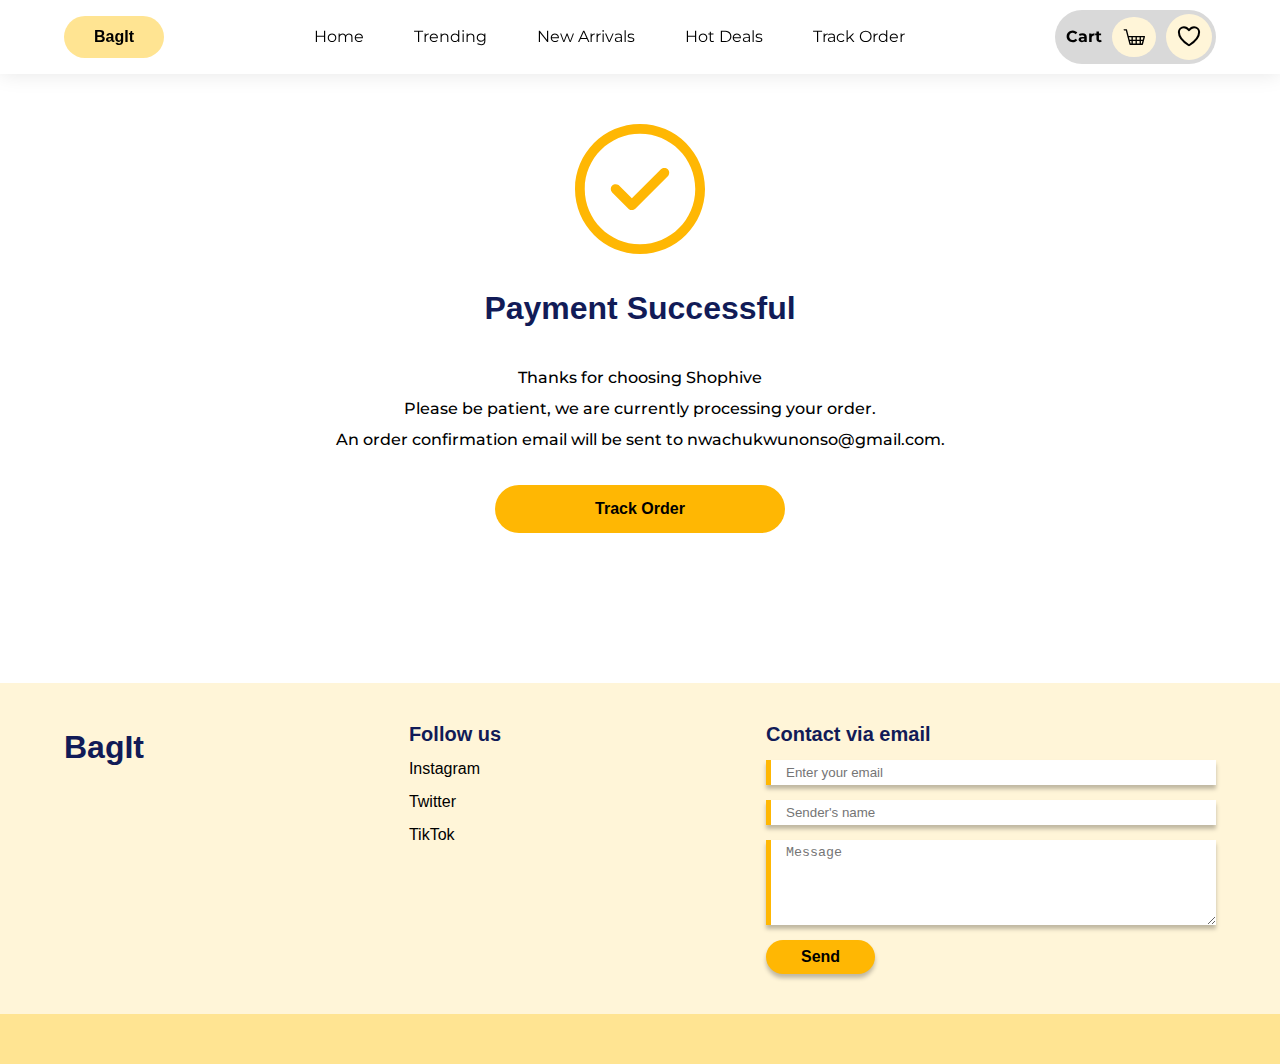
<file: payment successful.html>
<!DOCTYPE html>
<html lang="en">

<head>
    <meta charset="UTF-8">
    <meta http-equiv="X-UA-Compatible" content="IE=edge">
    <meta name="viewport" content="width=device-width, initial-scale=1.0">
    <title>BagIt</title>
    <link rel="stylesheet" href="/styles/index.css">
    <link rel="stylesheet" href="/styles/pay_success,unsuccess.css">
</head>

<body>
    <nav>
        <button>BagIt</button>
        <ul>
            <li><a href="index.html">Home</a></li>
            <li><a href="#">Trending</a></li>
            <li><a href="#">New Arrivals</a></li>
            <li><a href="#">Hot Deals</a></li>
            <li><a href="#">Track Order</a></li>
        </ul>
        <div>
            <p>Cart</p>
            <a href="cart.html"><button><svg width="22" height="16" viewBox="0 0 22 16" fill="none" xmlns="http://www.w3.org/2000/svg">
                <path d="M0.625 0.763514C0.625 0.594169 0.696267 0.431761 0.823122 0.312016C0.949977 0.192272 1.12203 0.125 1.30143 0.125H3.33072C3.48161 0.125039 3.62815 0.172698 3.74704 0.260396C3.86593 0.348095 3.95034 0.470798 3.98686 0.608993L5.61705 6.93581H21.3238C21.4265 6.93584 21.5279 6.95796 21.6202 7.0005C21.7126 7.04303 21.7934 7.10487 21.8567 7.18131C21.9199 7.25774 21.9639 7.34678 21.9852 7.44165C22.0066 7.53652 22.0048 7.63474 21.9799 7.72884L19.9506 15.391C19.9141 15.5292 19.8297 15.6519 19.7108 15.7396C19.5919 15.8273 19.4454 15.875 19.2945 15.875H7.11873C6.96784 15.875 6.8213 15.8273 6.70241 15.7396C6.58352 15.6519 6.49911 15.5292 6.46259 15.391L2.8031 1.40203H1.30143C1.12203 1.40203 0.949977 1.33476 0.823122 1.21501C0.696267 1.09527 0.625 0.932858 0.625 0.763514ZM5.95527 8.21284L6.6317 10.7669H8.47159V8.21284H5.95527ZM9.82445 8.21284V10.7669H12.5302V8.21284H9.82445ZM13.883 8.21284V10.7669H16.5887V8.21284H13.883ZM17.9416 8.21284V10.7669H19.7815L20.4579 8.21284H17.9416ZM19.4433 12.0439H17.9416V14.598H18.7669L19.4433 12.0439ZM16.5887 12.0439H13.883V14.598H16.5887V12.0439ZM12.5302 12.0439H9.82445V14.598H12.5302V12.0439ZM8.47159 12.0439H6.96991L7.64634 14.598H8.47159V12.0439Z" fill="black"/>
                </svg>
            </button></a>
            <a href="saved.html"><button><svg width="24" height="21" viewBox="0 0 24 21" fill="none" xmlns="http://www.w3.org/2000/svg">
                <path d="M6.9375 1.125C4.14199 1.125 1.875 3.36169 1.875 6.12121C1.875 8.34881 2.76094 13.6357 11.4816 18.9801C11.6378 19.0749 11.8171 19.125 12 19.125C12.1829 19.125 12.3622 19.0749 12.5184 18.9801C21.2391 13.6357 22.125 8.34881 22.125 6.12121C22.125 3.36169 19.858 1.125 17.0625 1.125C14.267 1.125 12 4.153 12 4.153C12 4.153 9.73301 1.125 6.9375 1.125Z" stroke="black" stroke-width="2" stroke-linecap="round" stroke-linejoin="round"/>
                </svg>
            </button></a>
        </div>
    </nav>

    <section>
        <svg width="130" height="130" viewBox="0 0 130 130" fill="none" xmlns="http://www.w3.org/2000/svg">
            <path d="M65 0C100.898 0 130 29.1015 130 65C130 100.898 100.898 130 65 130C29.1015 130 0 100.898 0 65C0 29.1015 29.1015 0 65 0ZM65 9.75C34.4863 9.75 9.75 34.4863 9.75 65C9.75 95.5136 34.4863 120.25 65 120.25C95.5136 120.25 120.25 95.5136 120.25 65C120.25 34.4863 95.5136 9.75 65 9.75ZM56.875 74.3554L85.928 45.3028C87.8319 43.3991 90.9181 43.3991 92.8219 45.3028C94.5529 47.0336 94.7102 49.7419 93.2938 51.6504L92.8219 52.1969L60.3219 84.6969C58.5916 86.4279 55.8831 86.5852 53.9747 85.1688L53.428 84.6969L37.1778 68.4469C35.2741 66.5431 35.2741 63.4569 37.1778 61.553C38.9086 59.8221 41.6169 59.6648 43.5254 61.0811L44.0721 61.553L56.875 74.3554L85.928 45.3028L56.875 74.3554Z" fill="#FFB703"/>
        </svg>
        <h2>Payment Successful</h2>
        <p>Thanks for choosing Shophive<br> Please be patient, we are currently processing your order.<br> An order confirmation email will be sent to nwachukwunonso@gmail.com.</p>
        <button class="view_more">Track Order</button>
    </section>

    <footer>
        <h2>BagIt</h2>
        <div>
            <h3>Follow us</h3>
            <ul>
                <li><a href="#">Instagram</a></li>
                <li><a href="#">Twitter</a></li>
                <li><a href="#">TikTok</a></li>
            </ul>
        </div>
        <form>
            <h3>Contact via email</h3>
            <input type="email" placeholder="Enter your email" required>
            <input type="text" placeholder="Sender's name" required>
            <textarea name="" id="" cols="50" rows="5" placeholder="Message" required></textarea>
            <input type="submit" value="Send">
        </form>
        <div></div>
    </footer>
</body>

</html>
</file>
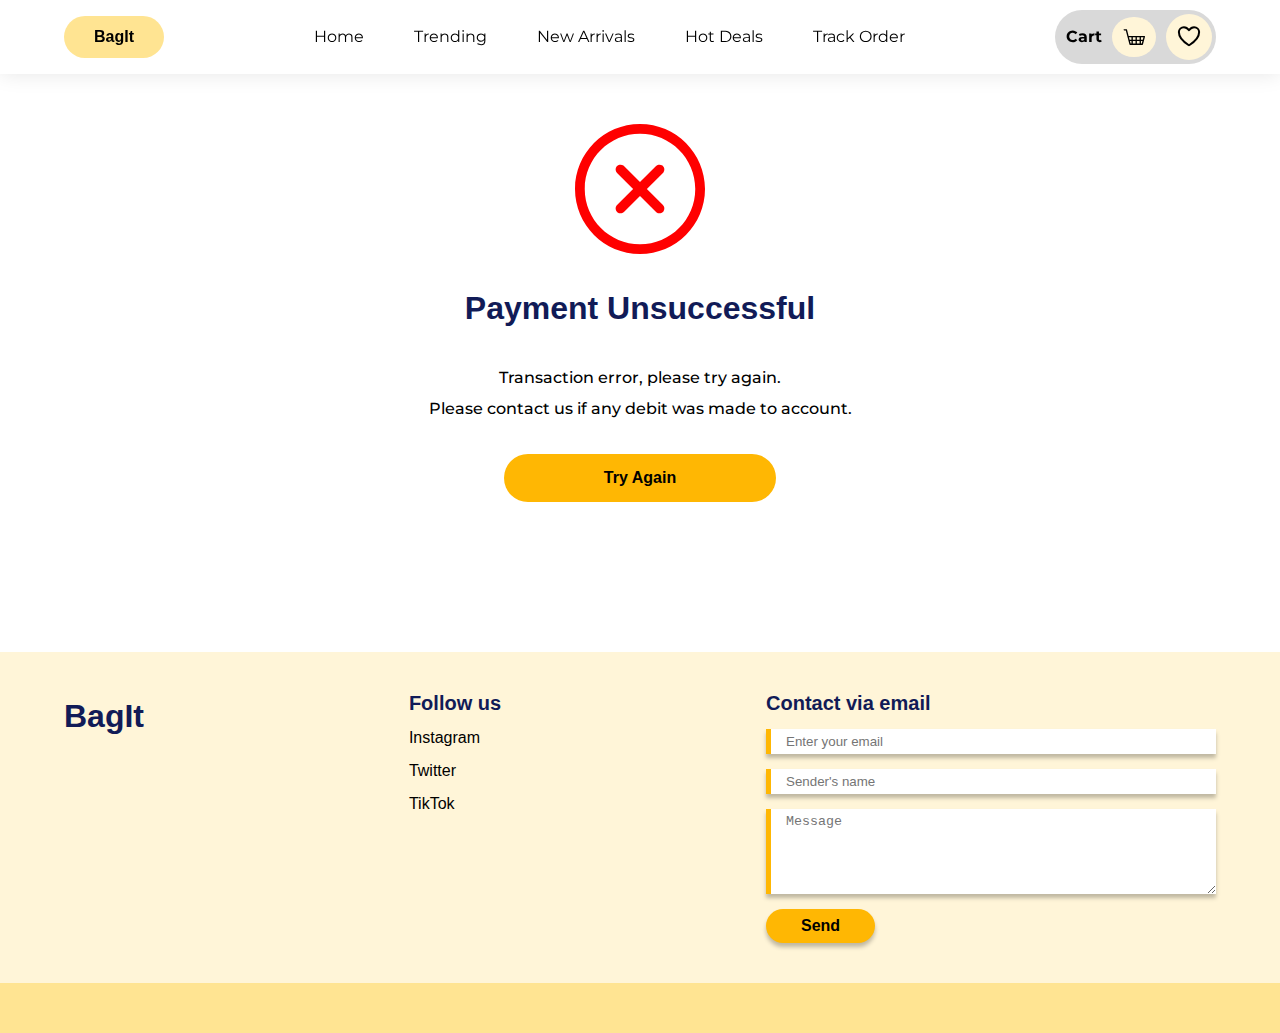
<file: payment unsuccessful.html>
<!DOCTYPE html>
<html lang="en">

<head>
    <meta charset="UTF-8">
    <meta http-equiv="X-UA-Compatible" content="IE=edge">
    <meta name="viewport" content="width=device-width, initial-scale=1.0">
    <title>BagIt</title>
    <link rel="stylesheet" href="/styles/index.css">
    <link rel="stylesheet" href="/styles/pay_success,unsuccess.css">
</head>

<body>
    <nav>
        <button>BagIt</button>
        <ul>
            <li><a href="index.html">Home</a></li>
            <li><a href="#">Trending</a></li>
            <li><a href="#">New Arrivals</a></li>
            <li><a href="#">Hot Deals</a></li>
            <li><a href="#">Track Order</a></li>
        </ul>
        <div>
            <p>Cart</p>
            <a href="cart.html"><button><svg width="22" height="16" viewBox="0 0 22 16" fill="none" xmlns="http://www.w3.org/2000/svg">
                <path d="M0.625 0.763514C0.625 0.594169 0.696267 0.431761 0.823122 0.312016C0.949977 0.192272 1.12203 0.125 1.30143 0.125H3.33072C3.48161 0.125039 3.62815 0.172698 3.74704 0.260396C3.86593 0.348095 3.95034 0.470798 3.98686 0.608993L5.61705 6.93581H21.3238C21.4265 6.93584 21.5279 6.95796 21.6202 7.0005C21.7126 7.04303 21.7934 7.10487 21.8567 7.18131C21.9199 7.25774 21.9639 7.34678 21.9852 7.44165C22.0066 7.53652 22.0048 7.63474 21.9799 7.72884L19.9506 15.391C19.9141 15.5292 19.8297 15.6519 19.7108 15.7396C19.5919 15.8273 19.4454 15.875 19.2945 15.875H7.11873C6.96784 15.875 6.8213 15.8273 6.70241 15.7396C6.58352 15.6519 6.49911 15.5292 6.46259 15.391L2.8031 1.40203H1.30143C1.12203 1.40203 0.949977 1.33476 0.823122 1.21501C0.696267 1.09527 0.625 0.932858 0.625 0.763514ZM5.95527 8.21284L6.6317 10.7669H8.47159V8.21284H5.95527ZM9.82445 8.21284V10.7669H12.5302V8.21284H9.82445ZM13.883 8.21284V10.7669H16.5887V8.21284H13.883ZM17.9416 8.21284V10.7669H19.7815L20.4579 8.21284H17.9416ZM19.4433 12.0439H17.9416V14.598H18.7669L19.4433 12.0439ZM16.5887 12.0439H13.883V14.598H16.5887V12.0439ZM12.5302 12.0439H9.82445V14.598H12.5302V12.0439ZM8.47159 12.0439H6.96991L7.64634 14.598H8.47159V12.0439Z" fill="black"/>
                </svg>
            </button></a>
            <a href="saved.html"><button><svg width="24" height="21" viewBox="0 0 24 21" fill="none" xmlns="http://www.w3.org/2000/svg">
                <path d="M6.9375 1.125C4.14199 1.125 1.875 3.36169 1.875 6.12121C1.875 8.34881 2.76094 13.6357 11.4816 18.9801C11.6378 19.0749 11.8171 19.125 12 19.125C12.1829 19.125 12.3622 19.0749 12.5184 18.9801C21.2391 13.6357 22.125 8.34881 22.125 6.12121C22.125 3.36169 19.858 1.125 17.0625 1.125C14.267 1.125 12 4.153 12 4.153C12 4.153 9.73301 1.125 6.9375 1.125Z" stroke="black" stroke-width="2" stroke-linecap="round" stroke-linejoin="round"/>
                </svg>
            </button></a>
        </div>
    </nav>

    <section>
        <svg width="130" height="130" viewBox="0 0 130 130" fill="none" xmlns="http://www.w3.org/2000/svg">
            <path d="M65 0C100.898 0 130 29.1015 130 65C130 100.898 100.898 130 65 130C29.1015 130 0 100.898 0 65C0 29.1015 29.1015 0 65 0ZM65 9.75C34.4863 9.75 9.75 34.4863 9.75 65C9.75 95.5136 34.4863 120.25 65 120.25C95.5136 120.25 120.25 95.5136 120.25 65C120.25 34.4863 95.5136 9.75 65 9.75ZM87.4003 41.5808L87.947 42.0529C89.6779 43.7836 89.8352 46.4919 88.4188 48.4004L87.947 48.9471L71.8965 65L87.947 81.053C89.6779 82.7833 89.8352 85.4919 88.4188 87.4003L87.947 87.947C86.2167 89.6779 83.5081 89.8352 81.5997 88.4188L81.053 87.947L65 71.8965L48.9471 87.947C47.2164 89.6779 44.5081 89.8352 42.5996 88.4188L42.0529 87.947C40.3221 86.2167 40.1648 83.5081 41.5808 81.5997L42.0529 81.053L58.1035 65L42.0529 48.9471C40.3221 47.2164 40.1648 44.5081 41.5808 42.5996L42.0529 42.0529C43.7836 40.3221 46.4919 40.1648 48.4004 41.5808L48.9471 42.0529L65 58.1035L81.053 42.0529C82.7833 40.3221 85.4919 40.1648 87.4003 41.5808Z" fill="#FF0000"/>
        </svg>
        <h2>Payment Unsuccessful</h2>
        <p>Transaction error, please try again.<br>Please contact us if any debit was made to account.</p>
        <button class="view_more">Try Again</button>
    </section>

    <footer>
        <h2>BagIt</h2>
        <div>
            <h3>Follow us</h3>
            <ul>
                <li><a href="#">Instagram</a></li>
                <li><a href="#">Twitter</a></li>
                <li><a href="#">TikTok</a></li>
            </ul>
        </div>
        <form>
            <h3>Contact via email</h3>
            <input type="email" placeholder="Enter your email" required>
            <input type="text" placeholder="Sender's name" required>
            <textarea name="" id="" cols="50" rows="5" placeholder="Message" required></textarea>
            <input type="submit" value="Send">
        </form>
        <div></div>
    </footer>
</body>

</html>
</file>
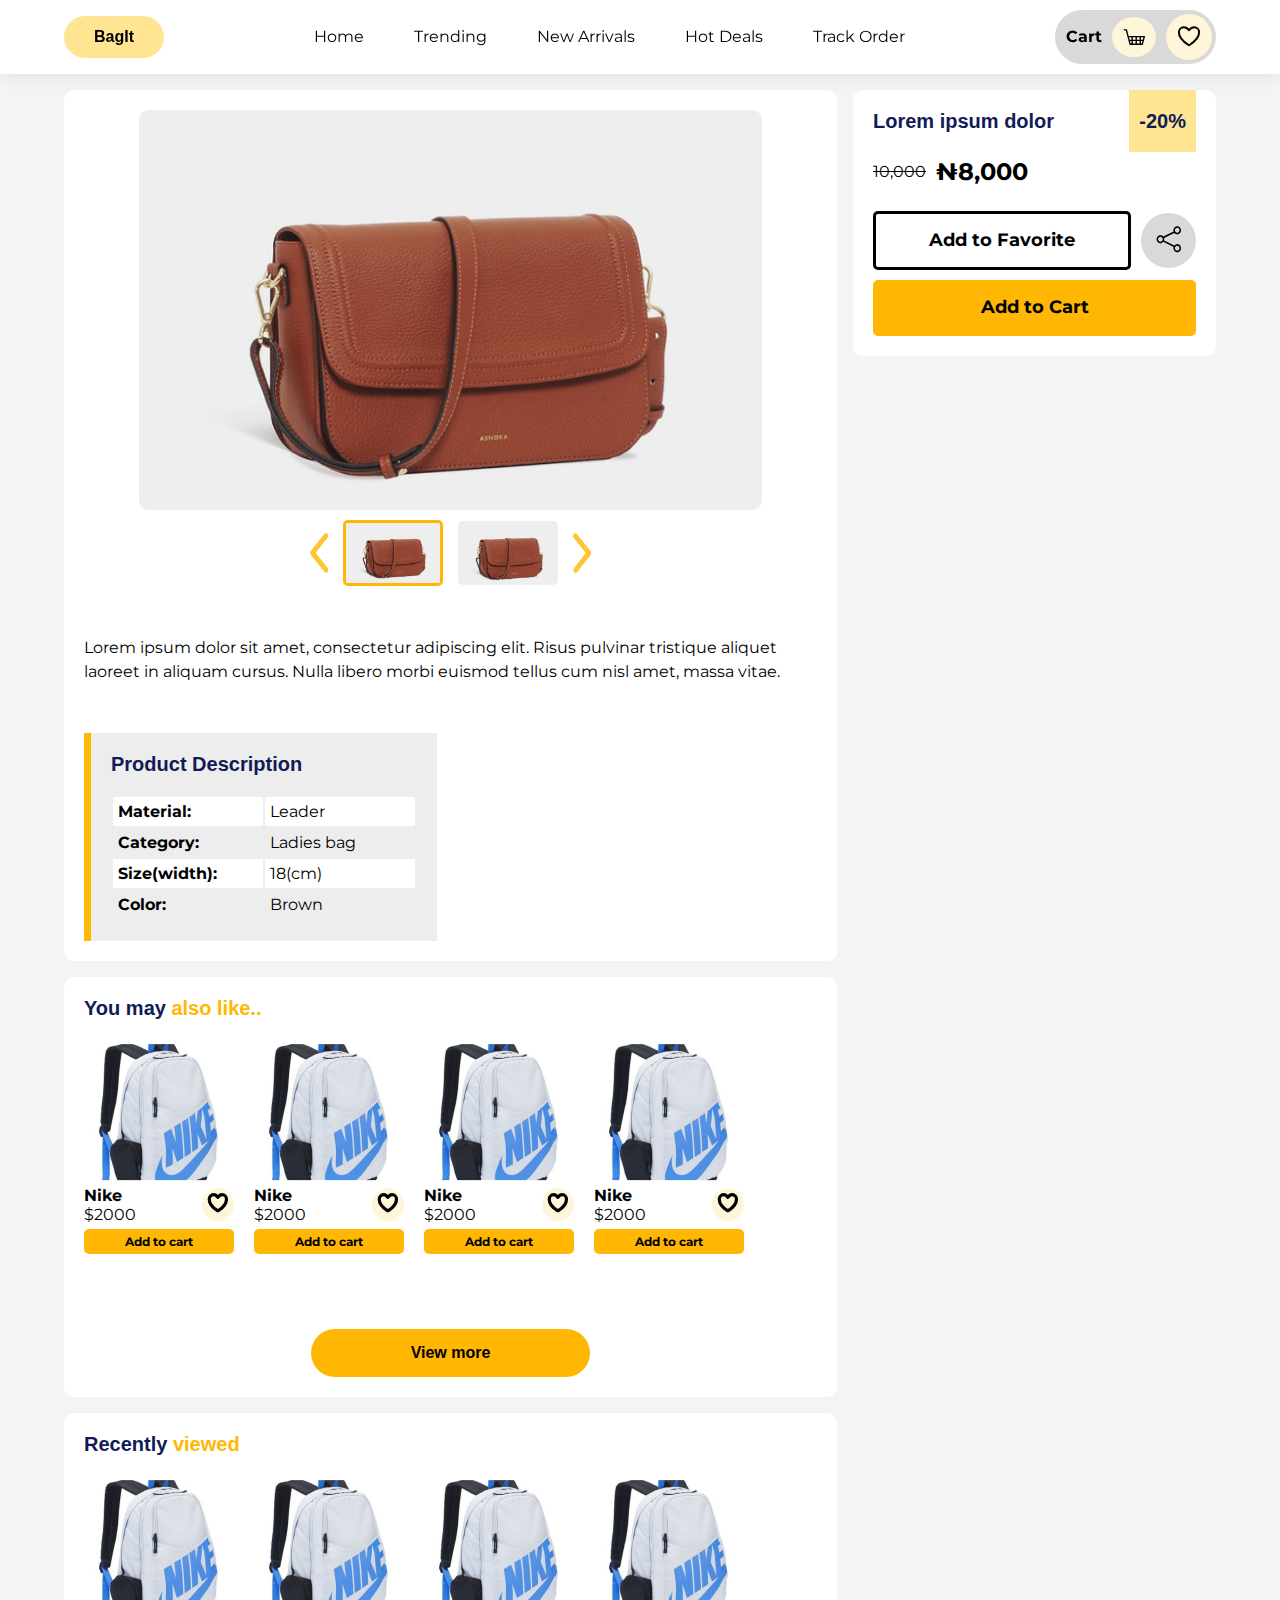
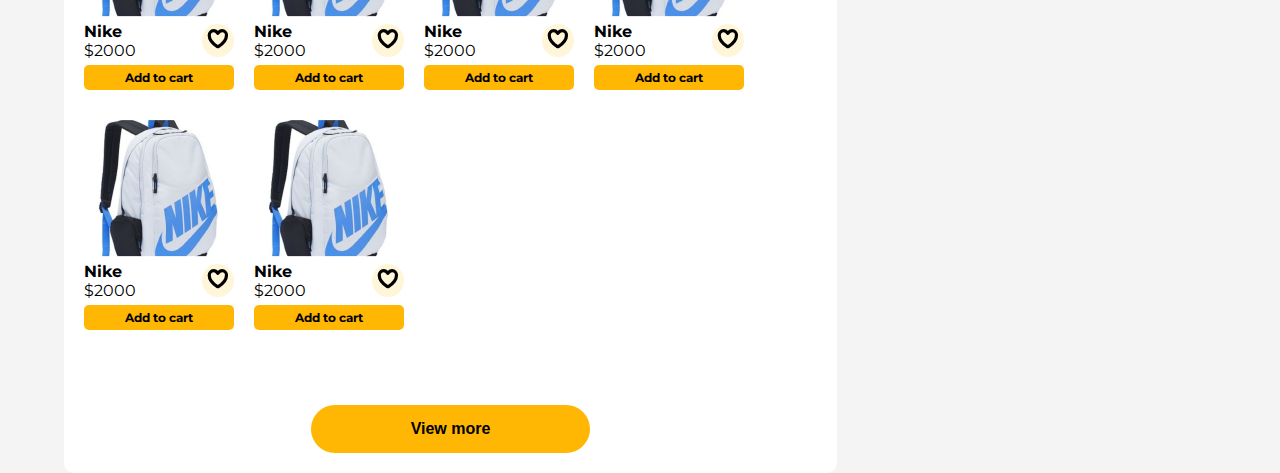
<file: product.html>
<!DOCTYPE html>
<html lang="en">

<head>
    <meta charset="UTF-8">
    <meta http-equiv="X-UA-Compatible" content="IE=edge">
    <meta name="viewport" content="width=device-width, initial-scale=1.0">
    <title>BagIt</title>
    <link rel="stylesheet" href="/styles/index.css">
    <link rel="stylesheet" href="/styles/product.css">
</head>

<body>
    <nav>
        <button>BagIt</button>
        <ul>
            <li><a href="index.html">Home</a></li>
            <li><a href="#">Trending</a></li>
            <li><a href="#">New Arrivals</a></li>
            <li><a href="#">Hot Deals</a></li>
            <li><a href="#">Track Order</a></li>
        </ul>
        <div>
            <p>Cart</p>
            <a href="cart.html"><button><svg width="22" height="16" viewBox="0 0 22 16" fill="none" xmlns="http://www.w3.org/2000/svg">
                <path d="M0.625 0.763514C0.625 0.594169 0.696267 0.431761 0.823122 0.312016C0.949977 0.192272 1.12203 0.125 1.30143 0.125H3.33072C3.48161 0.125039 3.62815 0.172698 3.74704 0.260396C3.86593 0.348095 3.95034 0.470798 3.98686 0.608993L5.61705 6.93581H21.3238C21.4265 6.93584 21.5279 6.95796 21.6202 7.0005C21.7126 7.04303 21.7934 7.10487 21.8567 7.18131C21.9199 7.25774 21.9639 7.34678 21.9852 7.44165C22.0066 7.53652 22.0048 7.63474 21.9799 7.72884L19.9506 15.391C19.9141 15.5292 19.8297 15.6519 19.7108 15.7396C19.5919 15.8273 19.4454 15.875 19.2945 15.875H7.11873C6.96784 15.875 6.8213 15.8273 6.70241 15.7396C6.58352 15.6519 6.49911 15.5292 6.46259 15.391L2.8031 1.40203H1.30143C1.12203 1.40203 0.949977 1.33476 0.823122 1.21501C0.696267 1.09527 0.625 0.932858 0.625 0.763514ZM5.95527 8.21284L6.6317 10.7669H8.47159V8.21284H5.95527ZM9.82445 8.21284V10.7669H12.5302V8.21284H9.82445ZM13.883 8.21284V10.7669H16.5887V8.21284H13.883ZM17.9416 8.21284V10.7669H19.7815L20.4579 8.21284H17.9416ZM19.4433 12.0439H17.9416V14.598H18.7669L19.4433 12.0439ZM16.5887 12.0439H13.883V14.598H16.5887V12.0439ZM12.5302 12.0439H9.82445V14.598H12.5302V12.0439ZM8.47159 12.0439H6.96991L7.64634 14.598H8.47159V12.0439Z" fill="black"/>
                </svg>
            </button></a>
            <a href="saved.html"><button><svg width="24" height="21" viewBox="0 0 24 21" fill="none" xmlns="http://www.w3.org/2000/svg">
                <path d="M6.9375 1.125C4.14199 1.125 1.875 3.36169 1.875 6.12121C1.875 8.34881 2.76094 13.6357 11.4816 18.9801C11.6378 19.0749 11.8171 19.125 12 19.125C12.1829 19.125 12.3622 19.0749 12.5184 18.9801C21.2391 13.6357 22.125 8.34881 22.125 6.12121C22.125 3.36169 19.858 1.125 17.0625 1.125C14.267 1.125 12 4.153 12 4.153C12 4.153 9.73301 1.125 6.9375 1.125Z" stroke="black" stroke-width="2" stroke-linecap="round" stroke-linejoin="round"/>
                </svg>
            </button></a>
        </div>
    </nav>

    <section>
        <div>
            <div class="product">
                <div>
                    <img src="/Rectangle 7.png" alt="">
                    <div class="images">
                        <svg width="30" height="65" viewBox="0 0 30 65" fill="#FFB703" xmlns="http://www.w3.org/2000/svg">
                            <path d="M9.17943 32.5606L28.8472 56.817C30.2983 58.6067 30.3271 61.5326 28.9115 63.3522C27.4959 65.1717 25.1719 65.1959 23.7208 63.4062L1.42551 35.9092C-0.0256305 34.1195 -0.0544309 31.1936 1.36118 29.374L23.1106 1.41869C24.5263 -0.400849 26.8502 -0.425033 28.3014 1.36468C29.7525 3.15439 29.7813 6.08026 28.3657 7.8998L9.17943 32.5606Z" fill="#FFB703"/>
                        </svg>
                        <img class="active" src="/Rectangle 7.png" alt="product image">
                        <img src="/Rectangle 7.png" alt="product image">
                        <svg width="30" height="65" viewBox="0 0 30 65" fill="none" xmlns="http://www.w3.org/2000/svg">
                            <path d="M20.8206 32.4394L1.1528 8.18296C-0.298342 6.39325 -0.327143 3.46738 1.08847 1.64784C2.50409 -0.171703 4.82805 -0.195886 6.2792 1.59382L28.5745 29.0908C30.0256 30.8805 30.0544 33.8064 28.6388 35.626L6.88937 63.5813C5.47375 65.4009 3.14978 65.425 1.69864 63.6353C0.2475 61.8456 0.218699 58.9197 1.63431 57.1002L20.8206 32.4394Z" fill="#FFB703"/>
                        </svg>
                    </div>
                </div>
                <p>Lorem ipsum dolor sit amet, consectetur adipiscing elit. Risus pulvinar tristique aliquet laoreet in aliquam cursus. Nulla libero morbi euismod tellus cum nisl amet, massa vitae.</p>
                <div class="description">
                    <h3>Product Description</h3>
                    <table>
                        <tr>
                            <th>Material:</th>
                            <td>Leader</td>
                        </tr>
                        <tr>
                            <th>Category:</th>
                            <td>Ladies bag</td>
                        </tr>
                        <tr>
                            <th>Size(width):</th>
                            <td>18(cm)</td>
                        </tr>
                        <tr>
                            <th>Color:</th>
                            <td>Brown</td>
                        </tr>
                    </table>
                </div>
            </div>

            <div class="you_may_like">
                <h3>You may <span>also like..</span></h3>
                <div>
                    <div class="item">
                        <img src="/Rectangle 75.png" alt="">
                        <div>
                            <div>
                                <p class="name">Nike</p>
                                <p>$2000</p>
                            </div>

                            <button><svg width="22" height="20" viewBox="0 0 11 10" fill="none" xmlns="http://www.w3.org/2000/svg">
                                <path d="M3.27526 0.845337C2.08519 0.845337 1.12012 1.83887 1.12012 3.06465C1.12012 4.05414 1.49727 6.40258 5.20972 8.77657C5.27622 8.81865 5.35256 8.84091 5.43041 8.84091C5.50825 8.84091 5.58459 8.81865 5.65109 8.77657C9.36355 6.40258 9.7407 4.05414 9.7407 3.06465C9.7407 1.83887 8.77562 0.845337 7.58555 0.845337C6.39548 0.845337 5.43041 2.19037 5.43041 2.19037C5.43041 2.19037 4.46533 0.845337 3.27526 0.845337Z" stroke="black" stroke-width="1.59098" stroke-linecap="round" stroke-linejoin="round"/>
                                </svg>
                            </button>
                        </div>
                        <button>Add to cart</button>
                    </div>
                    <div class="item">
                        <img src="/Rectangle 75.png" alt="">
                        <div>
                            <div>
                                <p class="name">Nike</p>
                                <p>$2000</p>
                            </div>

                            <button><svg width="22" height="20" viewBox="0 0 11 10" fill="none" xmlns="http://www.w3.org/2000/svg">
                                <path d="M3.27526 0.845337C2.08519 0.845337 1.12012 1.83887 1.12012 3.06465C1.12012 4.05414 1.49727 6.40258 5.20972 8.77657C5.27622 8.81865 5.35256 8.84091 5.43041 8.84091C5.50825 8.84091 5.58459 8.81865 5.65109 8.77657C9.36355 6.40258 9.7407 4.05414 9.7407 3.06465C9.7407 1.83887 8.77562 0.845337 7.58555 0.845337C6.39548 0.845337 5.43041 2.19037 5.43041 2.19037C5.43041 2.19037 4.46533 0.845337 3.27526 0.845337Z" stroke="black" stroke-width="1.59098" stroke-linecap="round" stroke-linejoin="round"/>
                                </svg>
                            </button>
                        </div>
                        <button>Add to cart</button>
                    </div>
                    <div class="item">
                        <img src="/Rectangle 75.png" alt="">
                        <div>
                            <div>
                                <p class="name">Nike</p>
                                <p>$2000</p>
                            </div>

                            <button><svg width="22" height="20" viewBox="0 0 11 10" fill="none" xmlns="http://www.w3.org/2000/svg">
                                <path d="M3.27526 0.845337C2.08519 0.845337 1.12012 1.83887 1.12012 3.06465C1.12012 4.05414 1.49727 6.40258 5.20972 8.77657C5.27622 8.81865 5.35256 8.84091 5.43041 8.84091C5.50825 8.84091 5.58459 8.81865 5.65109 8.77657C9.36355 6.40258 9.7407 4.05414 9.7407 3.06465C9.7407 1.83887 8.77562 0.845337 7.58555 0.845337C6.39548 0.845337 5.43041 2.19037 5.43041 2.19037C5.43041 2.19037 4.46533 0.845337 3.27526 0.845337Z" stroke="black" stroke-width="1.59098" stroke-linecap="round" stroke-linejoin="round"/>
                                </svg>
                            </button>
                        </div>
                        <button>Add to cart</button>
                    </div>
                    <div class="item">
                        <img src="/Rectangle 75.png" alt="">
                        <div>
                            <div>
                                <p class="name">Nike</p>
                                <p>$2000</p>
                            </div>

                            <button><svg width="22" height="20" viewBox="0 0 11 10" fill="none" xmlns="http://www.w3.org/2000/svg">
                                <path d="M3.27526 0.845337C2.08519 0.845337 1.12012 1.83887 1.12012 3.06465C1.12012 4.05414 1.49727 6.40258 5.20972 8.77657C5.27622 8.81865 5.35256 8.84091 5.43041 8.84091C5.50825 8.84091 5.58459 8.81865 5.65109 8.77657C9.36355 6.40258 9.7407 4.05414 9.7407 3.06465C9.7407 1.83887 8.77562 0.845337 7.58555 0.845337C6.39548 0.845337 5.43041 2.19037 5.43041 2.19037C5.43041 2.19037 4.46533 0.845337 3.27526 0.845337Z" stroke="black" stroke-width="1.59098" stroke-linecap="round" stroke-linejoin="round"/>
                                </svg>
                            </button>
                        </div>
                        <button>Add to cart</button>
                    </div>
                </div>
                <button class="view_more">View more</button>
            </div>
            <div class="recent">
                <h3>Recently <span>viewed</span></h3>
                <div>
                    <div class="item">
                        <img src="/Rectangle 75.png" alt="">
                        <div>
                            <div>
                                <p class="name">Nike</p>
                                <p>$2000</p>
                            </div>

                            <button><svg width="22" height="20" viewBox="0 0 11 10" fill="none" xmlns="http://www.w3.org/2000/svg">
                            <path d="M3.27526 0.845337C2.08519 0.845337 1.12012 1.83887 1.12012 3.06465C1.12012 4.05414 1.49727 6.40258 5.20972 8.77657C5.27622 8.81865 5.35256 8.84091 5.43041 8.84091C5.50825 8.84091 5.58459 8.81865 5.65109 8.77657C9.36355 6.40258 9.7407 4.05414 9.7407 3.06465C9.7407 1.83887 8.77562 0.845337 7.58555 0.845337C6.39548 0.845337 5.43041 2.19037 5.43041 2.19037C5.43041 2.19037 4.46533 0.845337 3.27526 0.845337Z" stroke="black" stroke-width="1.59098" stroke-linecap="round" stroke-linejoin="round"/>
                            </svg>
                        </button>
                        </div>
                        <button>Add to cart</button>
                    </div>
                    <div class="item">
                        <img src="/Rectangle 75.png" alt="">
                        <div>
                            <div>
                                <p class="name">Nike</p>
                                <p>$2000</p>
                            </div>

                            <button><svg width="22" height="20" viewBox="0 0 11 10" fill="none" xmlns="http://www.w3.org/2000/svg">
                            <path d="M3.27526 0.845337C2.08519 0.845337 1.12012 1.83887 1.12012 3.06465C1.12012 4.05414 1.49727 6.40258 5.20972 8.77657C5.27622 8.81865 5.35256 8.84091 5.43041 8.84091C5.50825 8.84091 5.58459 8.81865 5.65109 8.77657C9.36355 6.40258 9.7407 4.05414 9.7407 3.06465C9.7407 1.83887 8.77562 0.845337 7.58555 0.845337C6.39548 0.845337 5.43041 2.19037 5.43041 2.19037C5.43041 2.19037 4.46533 0.845337 3.27526 0.845337Z" stroke="black" stroke-width="1.59098" stroke-linecap="round" stroke-linejoin="round"/>
                            </svg>
                        </button>
                        </div>
                        <button>Add to cart</button>
                    </div>
                    <div class="item">
                        <img src="/Rectangle 75.png" alt="">
                        <div>
                            <div>
                                <p class="name">Nike</p>
                                <p>$2000</p>
                            </div>

                            <button><svg width="22" height="20" viewBox="0 0 11 10" fill="none" xmlns="http://www.w3.org/2000/svg">
                            <path d="M3.27526 0.845337C2.08519 0.845337 1.12012 1.83887 1.12012 3.06465C1.12012 4.05414 1.49727 6.40258 5.20972 8.77657C5.27622 8.81865 5.35256 8.84091 5.43041 8.84091C5.50825 8.84091 5.58459 8.81865 5.65109 8.77657C9.36355 6.40258 9.7407 4.05414 9.7407 3.06465C9.7407 1.83887 8.77562 0.845337 7.58555 0.845337C6.39548 0.845337 5.43041 2.19037 5.43041 2.19037C5.43041 2.19037 4.46533 0.845337 3.27526 0.845337Z" stroke="black" stroke-width="1.59098" stroke-linecap="round" stroke-linejoin="round"/>
                            </svg>
                        </button>
                        </div>
                        <button>Add to cart</button>
                    </div>
                    <div class="item">
                        <img src="/Rectangle 75.png" alt="">
                        <div>
                            <div>
                                <p class="name">Nike</p>
                                <p>$2000</p>
                            </div>

                            <button><svg width="22" height="20" viewBox="0 0 11 10" fill="none" xmlns="http://www.w3.org/2000/svg">
                            <path d="M3.27526 0.845337C2.08519 0.845337 1.12012 1.83887 1.12012 3.06465C1.12012 4.05414 1.49727 6.40258 5.20972 8.77657C5.27622 8.81865 5.35256 8.84091 5.43041 8.84091C5.50825 8.84091 5.58459 8.81865 5.65109 8.77657C9.36355 6.40258 9.7407 4.05414 9.7407 3.06465C9.7407 1.83887 8.77562 0.845337 7.58555 0.845337C6.39548 0.845337 5.43041 2.19037 5.43041 2.19037C5.43041 2.19037 4.46533 0.845337 3.27526 0.845337Z" stroke="black" stroke-width="1.59098" stroke-linecap="round" stroke-linejoin="round"/>
                            </svg>
                        </button>
                        </div>
                        <button>Add to cart</button>
                    </div>
                    <div class="item">
                        <img src="/Rectangle 75.png" alt="">
                        <div>
                            <div>
                                <p class="name">Nike</p>
                                <p>$2000</p>
                            </div>

                            <button><svg width="22" height="20" viewBox="0 0 11 10" fill="none" xmlns="http://www.w3.org/2000/svg">
                            <path d="M3.27526 0.845337C2.08519 0.845337 1.12012 1.83887 1.12012 3.06465C1.12012 4.05414 1.49727 6.40258 5.20972 8.77657C5.27622 8.81865 5.35256 8.84091 5.43041 8.84091C5.50825 8.84091 5.58459 8.81865 5.65109 8.77657C9.36355 6.40258 9.7407 4.05414 9.7407 3.06465C9.7407 1.83887 8.77562 0.845337 7.58555 0.845337C6.39548 0.845337 5.43041 2.19037 5.43041 2.19037C5.43041 2.19037 4.46533 0.845337 3.27526 0.845337Z" stroke="black" stroke-width="1.59098" stroke-linecap="round" stroke-linejoin="round"/>
                            </svg>
                        </button>
                        </div>
                        <button>Add to cart</button>
                    </div>
                    <div class="item">
                        <img src="/Rectangle 75.png" alt="">
                        <div>
                            <div>
                                <p class="name">Nike</p>
                                <p>$2000</p>
                            </div>

                            <button><svg width="22" height="20" viewBox="0 0 11 10" fill="none" xmlns="http://www.w3.org/2000/svg">
                            <path d="M3.27526 0.845337C2.08519 0.845337 1.12012 1.83887 1.12012 3.06465C1.12012 4.05414 1.49727 6.40258 5.20972 8.77657C5.27622 8.81865 5.35256 8.84091 5.43041 8.84091C5.50825 8.84091 5.58459 8.81865 5.65109 8.77657C9.36355 6.40258 9.7407 4.05414 9.7407 3.06465C9.7407 1.83887 8.77562 0.845337 7.58555 0.845337C6.39548 0.845337 5.43041 2.19037 5.43041 2.19037C5.43041 2.19037 4.46533 0.845337 3.27526 0.845337Z" stroke="black" stroke-width="1.59098" stroke-linecap="round" stroke-linejoin="round"/>
                            </svg>
                        </button>
                        </div>
                        <button>Add to cart</button>
                    </div>
                </div>
                <button class="view_more">View more</button>
            </div>
        </div>


        <div class="prices">
            <div>
                <div class="discount">
                    <h3>-20%</h3>
                </div>
                <h3>Lorem ipsum dolor </h3>
                <div class="amount">
                    <p>10,000</p>
                    <p>&#8358;8,000</p>
                </div>
                <div class="buttons">
                    <div class="options">
                        <button>Add to Favorite</button>
                        <button class="share"><svg width="26" height="27" viewBox="0 0 26 27" fill="none" xmlns="http://www.w3.org/2000/svg">
                            <path d="M21.2266 1.85428C20.6185 1.85428 20.0352 2.11093 19.6052 2.56778C19.1752 3.02463 18.9336 3.64425 18.9336 4.29033C18.9336 4.93641 19.1752 5.55603 19.6052 6.01288C20.0352 6.46973 20.6185 6.72638 21.2266 6.72638C21.8348 6.72638 22.418 6.46973 22.848 6.01288C23.2781 5.55603 23.5196 4.93641 23.5196 4.29033C23.5196 3.64425 23.2781 3.02463 22.848 2.56778C22.418 2.11093 21.8348 1.85428 21.2266 1.85428ZM17.4049 4.29033C17.4048 3.33773 17.72 2.41541 18.2953 1.68475C18.8706 0.954089 19.6695 0.461612 20.5521 0.293481C21.4347 0.125351 22.3448 0.292274 23.1233 0.765045C23.9018 1.23782 24.499 1.98633 24.8104 2.87963C25.1218 3.77292 25.1277 4.75412 24.827 5.65155C24.5262 6.54898 23.938 7.30549 23.1653 7.78873C22.3926 8.27197 21.4845 8.45116 20.5999 8.29496C19.7154 8.13875 18.9107 7.65709 18.3267 6.93426L8.05693 12.0012C8.29302 12.7961 8.29302 13.6489 8.05693 14.4438L18.3267 19.5108C18.944 18.748 19.8059 18.2559 20.7454 18.1298C21.6848 18.0037 22.6348 18.2525 23.4114 18.8282C24.1879 19.4038 24.7357 20.2652 24.9485 21.2454C25.1612 22.2257 25.0239 23.2549 24.5631 24.1337C24.1023 25.0125 23.3508 25.6783 22.4543 26.002C21.5577 26.3257 20.58 26.2843 19.7106 25.8858C18.8411 25.4873 18.1419 24.7601 17.7484 23.8451C17.3549 22.9301 17.2951 21.8925 17.5807 20.9334L7.31093 15.8664C6.80254 16.4959 6.12489 16.9448 5.36915 17.1528C4.61341 17.3608 3.81583 17.318 3.0837 17.03C2.35157 16.7421 1.72001 16.2228 1.27398 15.5421C0.827961 14.8614 0.588867 14.0519 0.588867 13.2225C0.588867 12.3931 0.827961 11.5836 1.27398 10.9029C1.72001 10.2222 2.35157 9.70297 3.0837 9.415C3.81583 9.12704 4.61341 9.08419 5.36915 9.29222C6.12489 9.50024 6.80254 9.94916 7.31093 10.5786L17.5807 5.5116C17.4638 5.11642 17.4045 4.70457 17.4049 4.29033ZM4.411 10.7865C3.80285 10.7865 3.21961 11.0431 2.78958 11.5C2.35955 11.9568 2.11796 12.5764 2.11796 13.2225C2.11796 13.8686 2.35955 14.4882 2.78958 14.9451C3.21961 15.4019 3.80285 15.6586 4.411 15.6586C5.01915 15.6586 5.6024 15.4019 6.03242 14.9451C6.46245 14.4882 6.70404 13.8686 6.70404 13.2225C6.70404 12.5764 6.46245 11.9568 6.03242 11.5C5.6024 11.0431 5.01915 10.7865 4.411 10.7865ZM21.2266 19.7187C20.6185 19.7187 20.0352 19.9753 19.6052 20.4322C19.1752 20.889 18.9336 21.5086 18.9336 22.1547C18.9336 22.8008 19.1752 23.4204 19.6052 23.8773C20.0352 24.3341 20.6185 24.5908 21.2266 24.5908C21.8348 24.5908 22.418 24.3341 22.848 23.8773C23.2781 23.4204 23.5196 22.8008 23.5196 22.1547C23.5196 21.5086 23.2781 20.889 22.848 20.4322C22.418 19.9753 21.8348 19.7187 21.2266 19.7187Z" fill="black"/>
                            </svg>
                        </button>
                    </div>
                    <button>Add to Cart</button>
                </div>

            </div>
        </div>
    </section>

</body>

</html>
</file>
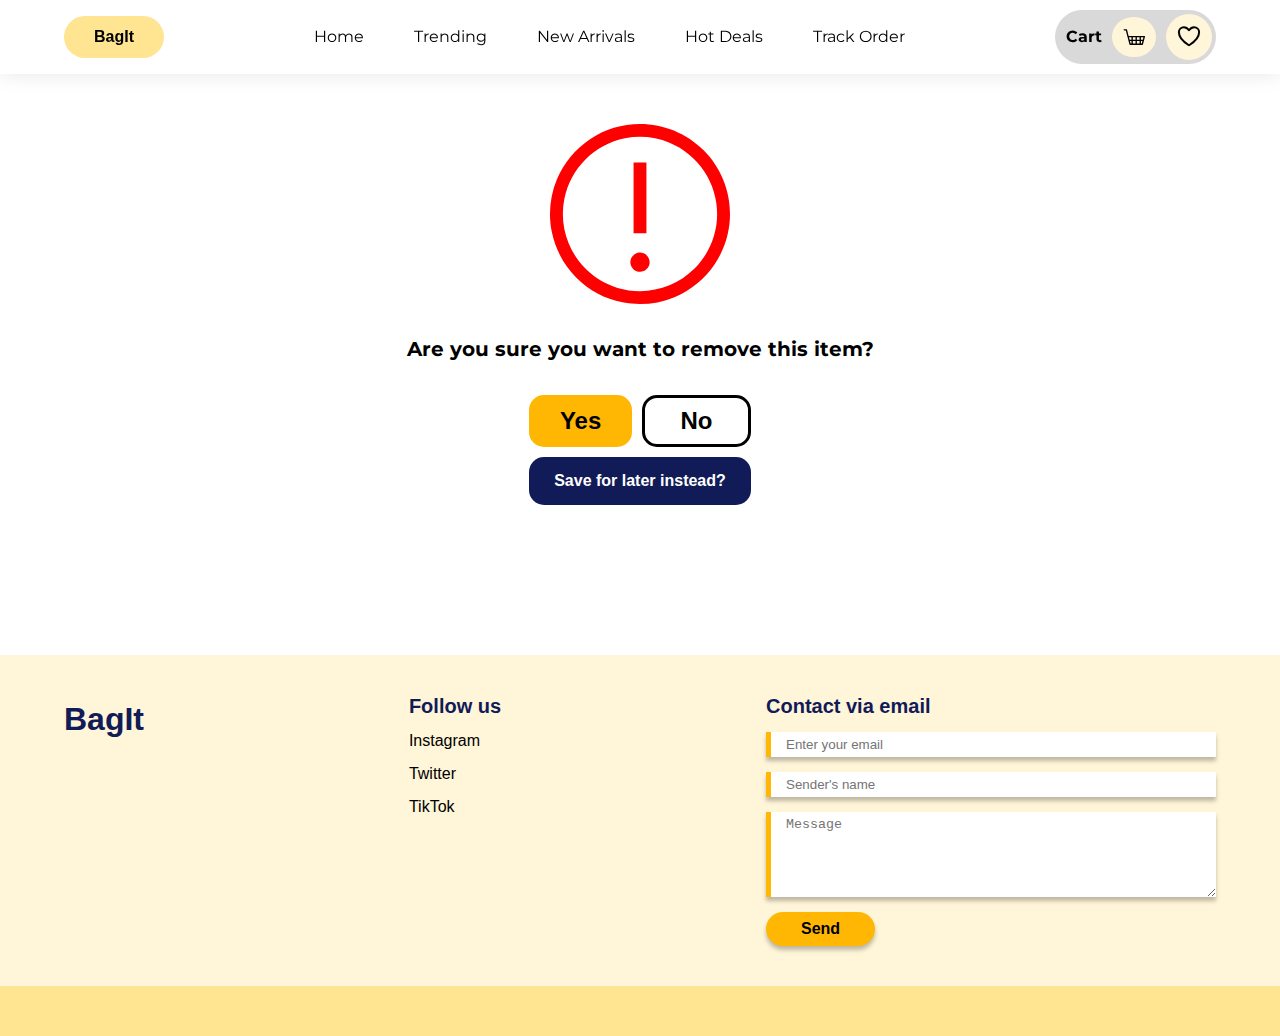
<file: remove.html>
<!DOCTYPE html>
<html lang="en">

<head>
    <meta charset="UTF-8">
    <meta http-equiv="X-UA-Compatible" content="IE=edge">
    <meta name="viewport" content="width=device-width, initial-scale=1.0">
    <title>BagIt</title>
    <link rel="stylesheet" href="/styles/index.css">
    <link rel="stylesheet" href="/styles/pay_success,unsuccess.css">
    <link rel="stylesheet" href="/styles/remove.css">
</head>

<body>
    <nav>
        <button>BagIt</button>
        <ul>
            <li><a href="index.html">Home</a></li>
            <li><a href="#">Trending</a></li>
            <li><a href="#">New Arrivals</a></li>
            <li><a href="#">Hot Deals</a></li>
            <li><a href="#">Track Order</a></li>
        </ul>
        <div>
            <p>Cart</p>
            <a href="cart.html"><button><svg width="22" height="16" viewBox="0 0 22 16" fill="none" xmlns="http://www.w3.org/2000/svg">
                <path d="M0.625 0.763514C0.625 0.594169 0.696267 0.431761 0.823122 0.312016C0.949977 0.192272 1.12203 0.125 1.30143 0.125H3.33072C3.48161 0.125039 3.62815 0.172698 3.74704 0.260396C3.86593 0.348095 3.95034 0.470798 3.98686 0.608993L5.61705 6.93581H21.3238C21.4265 6.93584 21.5279 6.95796 21.6202 7.0005C21.7126 7.04303 21.7934 7.10487 21.8567 7.18131C21.9199 7.25774 21.9639 7.34678 21.9852 7.44165C22.0066 7.53652 22.0048 7.63474 21.9799 7.72884L19.9506 15.391C19.9141 15.5292 19.8297 15.6519 19.7108 15.7396C19.5919 15.8273 19.4454 15.875 19.2945 15.875H7.11873C6.96784 15.875 6.8213 15.8273 6.70241 15.7396C6.58352 15.6519 6.49911 15.5292 6.46259 15.391L2.8031 1.40203H1.30143C1.12203 1.40203 0.949977 1.33476 0.823122 1.21501C0.696267 1.09527 0.625 0.932858 0.625 0.763514ZM5.95527 8.21284L6.6317 10.7669H8.47159V8.21284H5.95527ZM9.82445 8.21284V10.7669H12.5302V8.21284H9.82445ZM13.883 8.21284V10.7669H16.5887V8.21284H13.883ZM17.9416 8.21284V10.7669H19.7815L20.4579 8.21284H17.9416ZM19.4433 12.0439H17.9416V14.598H18.7669L19.4433 12.0439ZM16.5887 12.0439H13.883V14.598H16.5887V12.0439ZM12.5302 12.0439H9.82445V14.598H12.5302V12.0439ZM8.47159 12.0439H6.96991L7.64634 14.598H8.47159V12.0439Z" fill="black"/>
                </svg>
            </button></a>
            <a href="saved.html"><button><svg width="24" height="21" viewBox="0 0 24 21" fill="none" xmlns="http://www.w3.org/2000/svg">
                <path d="M6.9375 1.125C4.14199 1.125 1.875 3.36169 1.875 6.12121C1.875 8.34881 2.76094 13.6357 11.4816 18.9801C11.6378 19.0749 11.8171 19.125 12 19.125C12.1829 19.125 12.3622 19.0749 12.5184 18.9801C21.2391 13.6357 22.125 8.34881 22.125 6.12121C22.125 3.36169 19.858 1.125 17.0625 1.125C14.267 1.125 12 4.153 12 4.153C12 4.153 9.73301 1.125 6.9375 1.125Z" stroke="black" stroke-width="2" stroke-linecap="round" stroke-linejoin="round"/>
                </svg>
            </button></a>
        </div>
    </nav>

    <section>
        <svg width="180" height="180" viewBox="0 0 180 180" fill="none" xmlns="http://www.w3.org/2000/svg">
            <path d="M90 0C72.1997 0 54.7991 5.27841 39.9987 15.1677C25.1983 25.0571 13.6628 39.1131 6.85088 55.5585C0.0389955 72.0038 -1.7433 90.0998 1.72936 107.558C5.20203 125.016 13.7737 141.053 26.3604 153.64C38.9471 166.226 54.9836 174.798 72.4419 178.271C89.9002 181.743 107.996 179.961 124.442 173.149C140.887 166.337 154.943 154.802 164.832 140.001C174.722 125.201 180 107.8 180 90C180 66.1305 170.518 43.2387 153.64 26.3604C136.761 9.48211 113.87 0 90 0V0ZM90 167.143C74.7426 167.143 59.8278 162.618 47.1418 154.142C34.4557 145.665 24.5681 133.617 18.7293 119.521C12.8906 105.425 11.3629 89.9144 14.3395 74.9502C17.316 59.9859 24.6632 46.2404 35.4518 35.4518C46.2404 24.6631 59.986 17.316 74.9502 14.3394C89.9145 11.3628 105.425 12.8905 119.521 18.7293C133.617 24.568 145.665 34.4556 154.142 47.1417C162.619 59.8278 167.143 74.7426 167.143 90C167.143 110.46 159.015 130.081 144.548 144.548C130.081 159.015 110.46 167.143 90 167.143Z" fill="#FF0000"/>
            <path d="M83.5717 38.5715H96.4289V109.286H83.5717V38.5715ZM90.0003 128.572C88.0931 128.572 86.2288 129.137 84.643 130.197C83.0572 131.256 81.8213 132.762 81.0914 134.524C80.3616 136.286 80.1706 138.225 80.5427 140.096C80.9148 141.966 81.8332 143.684 83.1818 145.033C84.5303 146.381 86.2485 147.3 88.1191 147.672C89.9896 148.044 91.9284 147.853 93.6904 147.123C95.4524 146.393 96.9584 145.157 98.018 143.572C99.0776 141.986 99.6431 140.122 99.6431 138.214C99.6431 135.657 98.6272 133.204 96.8188 131.396C95.0104 129.587 92.5577 128.572 90.0003 128.572Z" fill="#FF0000"/>
        </svg>
        <p>Are you sure you want to remove this item?</p>
        <div class="buttons">
            <div>
                <button>Yes</button>
                <button>No</button>
            </div>
            <button>Save for later instead?</button>
        </div>
    </section>

    <footer>
        <h2>BagIt</h2>
        <div>
            <h3>Follow us</h3>
            <ul>
                <li><a href="#">Instagram</a></li>
                <li><a href="#">Twitter</a></li>
                <li><a href="#">TikTok</a></li>
            </ul>
        </div>
        <form>
            <h3>Contact via email</h3>
            <input type="email" placeholder="Enter your email" required>
            <input type="text" placeholder="Sender's name" required>
            <textarea name="" id="" cols="50" rows="5" placeholder="Message" required></textarea>
            <input type="submit" value="Send">
        </form>
        <div></div>
    </footer>
</body>

</html>
</file>
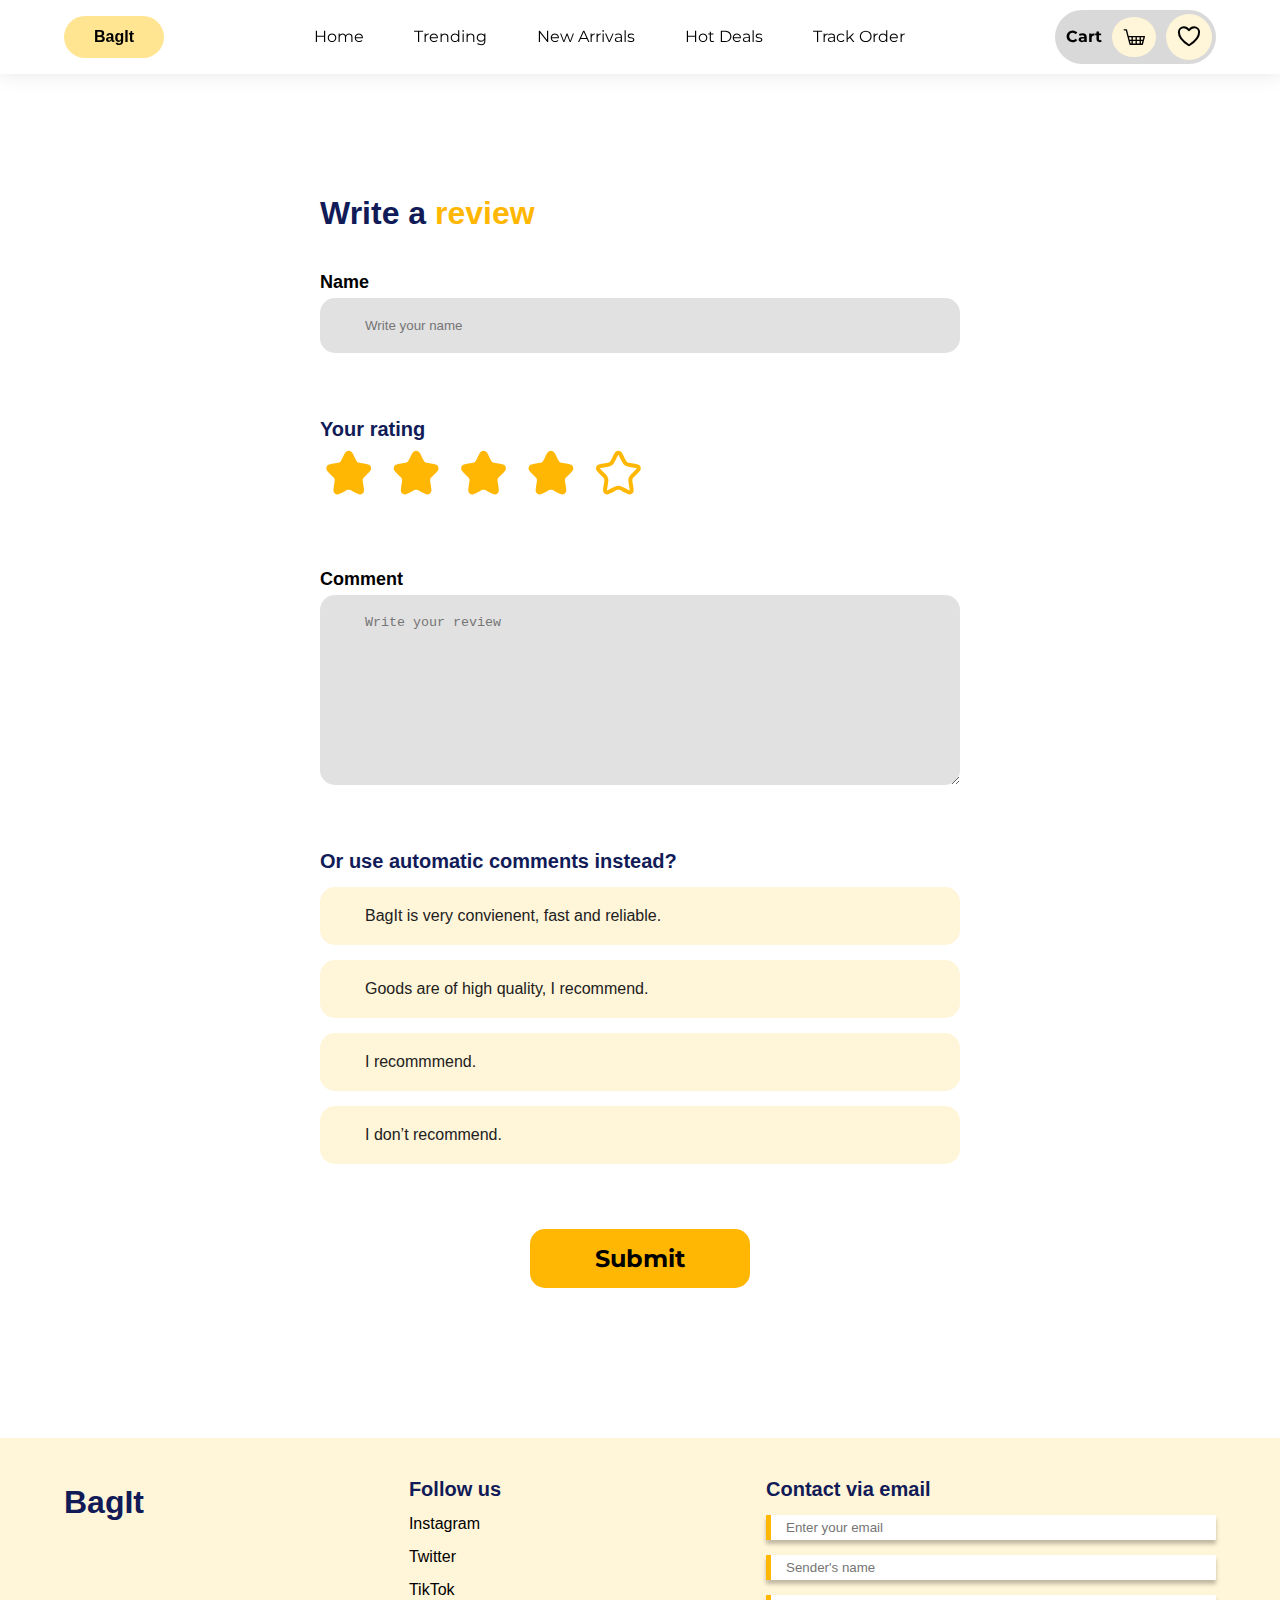
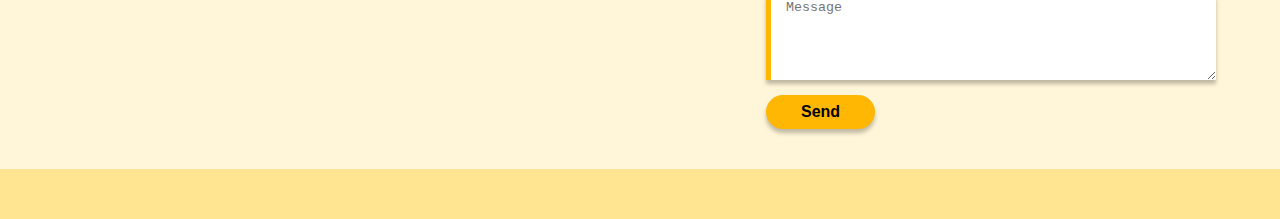
<file: review.html>
<!DOCTYPE html>
<html lang="en">

<head>
    <meta charset="UTF-8">
    <meta http-equiv="X-UA-Compatible" content="IE=edge">
    <meta name="viewport" content="width=device-width, initial-scale=1.0">
    <title>BagIt</title>
    <link rel="stylesheet" href="/styles/index.css">
    <link rel="stylesheet" href="/styles/review.css">
</head>

<body>
    <nav>
        <button>BagIt</button>
        <ul>
            <li><a href="index.html">Home</a></li>
            <li><a href="#">Trending</a></li>
            <li><a href="#">New Arrivals</a></li>
            <li><a href="#">Hot Deals</a></li>
            <li><a href="#">Track Order</a></li>
        </ul>
        <div>
            <p>Cart</p>
            <a href="cart.html"><button><svg width="22" height="16" viewBox="0 0 22 16" fill="none" xmlns="http://www.w3.org/2000/svg">
                <path d="M0.625 0.763514C0.625 0.594169 0.696267 0.431761 0.823122 0.312016C0.949977 0.192272 1.12203 0.125 1.30143 0.125H3.33072C3.48161 0.125039 3.62815 0.172698 3.74704 0.260396C3.86593 0.348095 3.95034 0.470798 3.98686 0.608993L5.61705 6.93581H21.3238C21.4265 6.93584 21.5279 6.95796 21.6202 7.0005C21.7126 7.04303 21.7934 7.10487 21.8567 7.18131C21.9199 7.25774 21.9639 7.34678 21.9852 7.44165C22.0066 7.53652 22.0048 7.63474 21.9799 7.72884L19.9506 15.391C19.9141 15.5292 19.8297 15.6519 19.7108 15.7396C19.5919 15.8273 19.4454 15.875 19.2945 15.875H7.11873C6.96784 15.875 6.8213 15.8273 6.70241 15.7396C6.58352 15.6519 6.49911 15.5292 6.46259 15.391L2.8031 1.40203H1.30143C1.12203 1.40203 0.949977 1.33476 0.823122 1.21501C0.696267 1.09527 0.625 0.932858 0.625 0.763514ZM5.95527 8.21284L6.6317 10.7669H8.47159V8.21284H5.95527ZM9.82445 8.21284V10.7669H12.5302V8.21284H9.82445ZM13.883 8.21284V10.7669H16.5887V8.21284H13.883ZM17.9416 8.21284V10.7669H19.7815L20.4579 8.21284H17.9416ZM19.4433 12.0439H17.9416V14.598H18.7669L19.4433 12.0439ZM16.5887 12.0439H13.883V14.598H16.5887V12.0439ZM12.5302 12.0439H9.82445V14.598H12.5302V12.0439ZM8.47159 12.0439H6.96991L7.64634 14.598H8.47159V12.0439Z" fill="black"/>
                </svg>
            </button></a>
            <a href="saved.html"><button><svg width="24" height="21" viewBox="0 0 24 21" fill="none" xmlns="http://www.w3.org/2000/svg">
                <path d="M6.9375 1.125C4.14199 1.125 1.875 3.36169 1.875 6.12121C1.875 8.34881 2.76094 13.6357 11.4816 18.9801C11.6378 19.0749 11.8171 19.125 12 19.125C12.1829 19.125 12.3622 19.0749 12.5184 18.9801C21.2391 13.6357 22.125 8.34881 22.125 6.12121C22.125 3.36169 19.858 1.125 17.0625 1.125C14.267 1.125 12 4.153 12 4.153C12 4.153 9.73301 1.125 6.9375 1.125Z" stroke="black" stroke-width="2" stroke-linecap="round" stroke-linejoin="round"/>
                </svg>
            </button></a>
        </div>
    </nav>
    <section>
        <h2>Write a <span>review</span></h2>
        <form action="">
            <div>
                <label for="name">Name</label>
                <input type="text" id="name" placeholder="Write your name" required>
            </div>

            <div>
                <h3>Your rating</h3>
                <svg width="328" height="59" viewBox="0 0 328 59" fill="none" xmlns="http://www.w3.org/2000/svg">
                    <path d="M33.2575 14.0561L33.7206 15.0174C33.7534 15.0856 33.7859 15.1532 33.818 15.22C34.3133 16.251 34.7323 17.1229 35.3741 17.8242C35.9377 18.44 36.6162 18.9398 37.3715 19.2954C38.2316 19.7003 39.1886 19.8418 40.32 20.0091C40.3934 20.02 40.4675 20.0309 40.5424 20.0421L41.855 20.2375C44.1266 20.5757 45.6927 20.8108 46.8295 21.0876C47.995 21.3713 48.3339 21.6198 48.4418 21.7333C48.9385 22.2556 49.175 22.973 49.0864 23.6883C49.0671 23.8436 48.9424 24.245 48.1742 25.1662C47.4249 26.0648 46.3058 27.1853 44.6807 28.8082L43.516 29.9714C43.4638 30.0235 43.4122 30.075 43.3611 30.1259C42.5713 30.9131 41.9033 31.5789 41.4577 32.3937C41.0663 33.1094 40.8151 33.8932 40.7177 34.703C40.6068 35.6251 40.7634 36.5552 40.9486 37.6547C40.9606 37.7259 40.9727 37.7978 40.9849 37.8705L41.23 39.335C41.6181 41.6531 41.8843 43.2552 41.9742 44.4499C42.0666 45.6783 41.9304 46.0834 41.8559 46.2187C41.5047 46.8564 40.8837 47.301 40.1668 47.4279C40.0148 47.4548 39.5874 47.4531 38.4543 46.9696C37.3524 46.4994 35.9216 45.731 33.8524 44.6165L32.9989 44.1567C32.9311 44.1202 32.864 44.084 32.7976 44.0482C31.775 43.4961 30.9103 43.0292 29.9645 42.8398C29.1341 42.6735 28.2789 42.6735 27.4485 42.8398C26.5026 43.0292 25.6379 43.4961 24.6154 44.0482C24.549 44.084 24.4819 44.1202 24.4141 44.1567L23.5606 44.6165C21.4914 45.731 20.0606 46.4994 18.9587 46.9696C17.8256 47.4531 17.3982 47.4548 17.2462 47.4279C16.5293 47.301 15.9083 46.8564 15.557 46.2187C15.4826 46.0834 15.3464 45.6783 15.4388 44.4499C15.5287 43.2552 15.7949 41.6531 16.183 39.335L16.4281 37.8705C16.4403 37.7978 16.4524 37.7259 16.4644 37.6547C16.6496 36.5552 16.8062 35.6251 16.6953 34.703C16.5979 33.8932 16.3467 33.1094 15.9553 32.3937C15.5097 31.5789 14.8416 30.9131 14.0519 30.1259C14.0008 30.075 13.9491 30.0235 13.897 29.9714L12.7323 28.8082C11.1072 27.1853 9.98808 26.0648 9.23875 25.1662C8.47057 24.245 8.3459 23.8436 8.32664 23.6883C8.23796 22.973 8.47449 22.2556 8.9712 21.7333C9.07908 21.6198 9.418 21.3713 10.5835 21.0876C11.7203 20.8108 13.2864 20.5757 15.558 20.2375L16.8706 20.0421C16.9454 20.0309 17.0196 20.02 17.093 20.0091C18.2244 19.8418 19.1813 19.7003 20.0415 19.2954C20.7967 18.9398 21.4753 18.44 22.0389 17.8242C22.6807 17.1229 23.0996 16.251 23.595 15.22C23.6271 15.1532 23.6596 15.0856 23.6924 15.0174L24.1555 14.0561C25.19 11.9086 25.9075 10.4237 26.5319 9.3809C27.1751 8.30668 27.5243 8.05275 27.6622 7.98639C28.3221 7.6686 29.0909 7.6686 29.7508 7.98639C29.8887 8.05275 30.2379 8.30668 30.8811 9.3809C31.5055 10.4237 32.223 11.9086 33.2575 14.0561Z" fill="#FFB703" stroke="#FFB703" stroke-width="4"/>
                    <path d="M100.671 14.0561L101.134 15.0174C101.167 15.0856 101.199 15.1532 101.231 15.22C101.726 16.251 102.145 17.1229 102.787 17.8242C103.351 18.44 104.029 18.9398 104.785 19.2954C105.645 19.7003 106.602 19.8418 107.733 20.0091C107.806 20.02 107.881 20.0309 107.956 20.0421L109.268 20.2375C111.54 20.5757 113.106 20.8108 114.243 21.0876C115.408 21.3713 115.747 21.6198 115.855 21.7333C116.352 22.2556 116.588 22.973 116.499 23.6883C116.48 23.8436 116.356 24.245 115.587 25.1662C114.838 26.0648 113.719 27.1853 112.094 28.8082L110.929 29.9714C110.877 30.0235 110.825 30.075 110.774 30.1259C109.984 30.9131 109.316 31.5789 108.871 32.3937C108.479 33.1094 108.228 33.8932 108.131 34.703C108.02 35.6251 108.177 36.5552 108.362 37.6547C108.374 37.7259 108.386 37.7978 108.398 37.8705L108.643 39.335C109.031 41.6531 109.297 43.2552 109.387 44.4499C109.48 45.6783 109.343 46.0834 109.269 46.2187C108.918 46.8564 108.297 47.301 107.58 47.4279C107.428 47.4548 107 47.4531 105.867 46.9696C104.765 46.4994 103.335 45.731 101.265 44.6165L100.412 44.1567C100.344 44.1202 100.277 44.084 100.211 44.0482C99.1881 43.4961 98.3234 43.0292 97.3776 42.8398C96.5472 42.6735 95.692 42.6735 94.8616 42.8398C93.9157 43.0292 93.051 43.4961 92.0285 44.0482C91.9621 44.084 91.895 44.1202 91.8272 44.1567L90.9737 44.6165C88.9044 45.731 87.4737 46.4994 86.3718 46.9696C85.2387 47.4531 84.8113 47.4548 84.6593 47.4279C83.9423 47.301 83.3213 46.8564 82.9701 46.2187C82.8957 46.0834 82.7595 45.6783 82.8519 44.4499C82.9418 43.2552 83.208 41.6531 83.596 39.335L83.8412 37.8705C83.8534 37.7978 83.8655 37.7259 83.8775 37.6547C84.0626 36.5552 84.2193 35.6251 84.1084 34.703C84.0109 33.8932 83.7598 33.1094 83.3684 32.3937C82.9227 31.5789 82.2547 30.9131 81.465 30.1259C81.4139 30.075 81.3622 30.0235 81.3101 29.9714L80.1454 28.8082C78.5203 27.1853 77.4012 26.0648 76.6518 25.1662C75.8837 24.245 75.759 23.8436 75.7397 23.6883C75.651 22.973 75.8876 22.2556 76.3843 21.7333C76.4922 21.6198 76.8311 21.3713 77.9965 21.0876C79.1334 20.8108 80.6995 20.5757 82.9711 20.2375L84.2837 20.0421C84.3585 20.0309 84.4327 20.02 84.506 20.0091C85.6375 19.8418 86.5944 19.7003 87.4545 19.2954C88.2098 18.9398 88.8884 18.44 89.452 17.8242C90.0938 17.1229 90.5127 16.251 91.0081 15.22C91.0402 15.1532 91.0726 15.0856 91.1055 15.0174L91.5686 14.0561C92.6031 11.9086 93.3206 10.4237 93.9449 9.3809C94.5882 8.30668 94.9374 8.05275 95.0752 7.98639C95.7352 7.6686 96.504 7.6686 97.1639 7.98639C97.3017 8.05275 97.651 8.30668 98.2942 9.3809C98.9186 10.4237 99.6361 11.9086 100.671 14.0561Z" fill="#FFB703" stroke="#FFB703" stroke-width="4"/>
                    <path d="M168.084 14.0561L168.547 15.0174C168.58 15.0856 168.612 15.1532 168.644 15.22C169.14 16.251 169.558 17.1229 170.2 17.8242C170.764 18.44 171.442 18.9398 172.198 19.2954C173.058 19.7003 174.015 19.8418 175.146 20.0091C175.22 20.02 175.294 20.0309 175.369 20.0421L176.681 20.2375C178.953 20.5757 180.519 20.8108 181.656 21.0876C182.821 21.3713 183.16 21.6198 183.268 21.7333C183.765 22.2556 184.001 22.973 183.913 23.6883C183.893 23.8436 183.769 24.245 183 25.1662C182.251 26.0648 181.132 27.1853 179.507 28.8082L178.342 29.9714C178.29 30.0235 178.238 30.075 178.187 30.1259C177.398 30.9131 176.73 31.5789 176.284 32.3937C175.892 33.1094 175.641 33.8932 175.544 34.703C175.433 35.6251 175.59 36.5552 175.775 37.6547C175.787 37.7259 175.799 37.7978 175.811 37.8705L176.056 39.335C176.444 41.6531 176.71 43.2552 176.8 44.4499C176.893 45.6783 176.757 46.0834 176.682 46.2187C176.331 46.8564 175.71 47.301 174.993 47.4279C174.841 47.4548 174.414 47.4531 173.28 46.9696C172.179 46.4994 170.748 45.731 168.679 44.6165L167.825 44.1567C167.757 44.1202 167.69 44.084 167.624 44.0482C166.601 43.4961 165.737 43.0292 164.791 42.8398C163.96 42.6735 163.105 42.6735 162.275 42.8398C161.329 43.0292 160.464 43.4961 159.442 44.0482C159.375 44.084 159.308 44.1202 159.24 44.1567L158.387 44.6165C156.318 45.731 154.887 46.4994 153.785 46.9696C152.652 47.4531 152.224 47.4548 152.072 47.4279C151.355 47.301 150.734 46.8564 150.383 46.2187C150.309 46.0834 150.173 45.6783 150.265 44.4499C150.355 43.2552 150.621 41.6531 151.009 39.335L151.254 37.8705C151.266 37.7978 151.279 37.7259 151.291 37.6547C151.476 36.5552 151.632 35.6251 151.521 34.703C151.424 33.8932 151.173 33.1094 150.781 32.3937C150.336 31.5789 149.668 30.9131 148.878 30.1259C148.827 30.075 148.775 30.0235 148.723 29.9714L147.558 28.8082C145.933 27.1853 144.814 26.0648 144.065 25.1662C143.297 24.245 143.172 23.8436 143.153 23.6883C143.064 22.973 143.301 22.2556 143.797 21.7333C143.905 21.6198 144.244 21.3713 145.41 21.0876C146.546 20.8108 148.113 20.5757 150.384 20.2375L151.697 20.0421C151.772 20.0309 151.846 20.02 151.919 20.0091C153.051 19.8418 154.008 19.7003 154.868 19.2954C155.623 18.9398 156.301 18.44 156.865 17.8242C157.507 17.1229 157.926 16.251 158.421 15.22C158.453 15.1532 158.486 15.0856 158.519 15.0174L158.982 14.0561C160.016 11.9086 160.734 10.4237 161.358 9.3809C162.001 8.30668 162.351 8.05275 162.488 7.98639C163.148 7.6686 163.917 7.6686 164.577 7.98639C164.715 8.05275 165.064 8.30668 165.707 9.3809C166.332 10.4237 167.049 11.9086 168.084 14.0561Z" fill="#FFB703" stroke="#FFB703" stroke-width="4"/>
                    <path d="M235.496 14.0561L235.959 15.0174C235.992 15.0856 236.025 15.1532 236.057 15.22C236.552 16.251 236.971 17.1229 237.613 17.8242C238.176 18.44 238.855 18.9398 239.61 19.2954C240.47 19.7003 241.427 19.8418 242.559 20.0091C242.632 20.02 242.706 20.0309 242.781 20.0421L244.094 20.2375C246.365 20.5757 247.931 20.8108 249.068 21.0876C250.234 21.3713 250.573 21.6198 250.681 21.7333C251.177 22.2556 251.414 22.973 251.325 23.6883C251.306 23.8436 251.181 24.245 250.413 25.1662C249.664 26.0648 248.545 27.1853 246.919 28.8082L245.755 29.9714C245.703 30.0235 245.651 30.075 245.6 30.1259C244.81 30.9131 244.142 31.5789 243.696 32.3937C243.305 33.1094 243.054 33.8932 242.956 34.703C242.846 35.6251 243.002 36.5552 243.187 37.6547C243.199 37.7259 243.211 37.7978 243.224 37.8705L243.469 39.335C243.857 41.6531 244.123 43.2552 244.213 44.4499C244.305 45.6783 244.169 46.0834 244.095 46.2187C243.744 46.8564 243.123 47.301 242.406 47.4279C242.254 47.4548 241.826 47.4531 240.693 46.9696C239.591 46.4994 238.16 45.731 236.091 44.6165L235.238 44.1567C235.17 44.1202 235.103 44.084 235.036 44.0482C234.014 43.4961 233.149 43.0292 232.203 42.8398C231.373 42.6735 230.518 42.6735 229.687 42.8398C228.741 43.0292 227.877 43.4961 226.854 44.0482C226.788 44.084 226.721 44.1202 226.653 44.1567L225.799 44.6165C223.73 45.731 222.299 46.4994 221.197 46.9696C220.064 47.4531 219.637 47.4548 219.485 47.4279C218.768 47.301 218.147 46.8564 217.796 46.2187C217.721 46.0834 217.585 45.6783 217.678 44.4499C217.767 43.2552 218.034 41.6531 218.422 39.335L218.667 37.8705C218.679 37.7978 218.691 37.7259 218.703 37.6547C218.888 36.5552 219.045 35.6251 218.934 34.703C218.837 33.8932 218.585 33.1094 218.194 32.3937C217.748 31.5789 217.08 30.9131 216.291 30.1259C216.24 30.075 216.188 30.0235 216.136 29.9714L214.971 28.8082C213.346 27.1853 212.227 26.0648 211.478 25.1662C210.709 24.245 210.585 23.8436 210.565 23.6883C210.477 22.973 210.713 22.2556 211.21 21.7333C211.318 21.6198 211.657 21.3713 212.822 21.0876C213.959 20.8108 215.525 20.5757 217.797 20.2375L219.109 20.0421C219.184 20.0309 219.258 20.02 219.332 20.0091C220.463 19.8418 221.42 19.7003 222.28 19.2954C223.036 18.9398 223.714 18.44 224.278 17.8242C224.919 17.1229 225.338 16.251 225.834 15.22C225.866 15.1532 225.898 15.0856 225.931 15.0174L226.394 14.0561C227.429 11.9086 228.146 10.4237 228.771 9.3809C229.414 8.30668 229.763 8.05275 229.901 7.98639C230.561 7.6686 231.33 7.6686 231.99 7.98639C232.127 8.05275 232.477 8.30668 233.12 9.3809C233.744 10.4237 234.462 11.9086 235.496 14.0561Z" fill="#FFB703" stroke="#FFB703" stroke-width="4"/>
                    <path d="M302.909 14.0561L303.372 15.0174C303.405 15.0856 303.438 15.1532 303.47 15.22C303.965 16.251 304.384 17.1229 305.026 17.8242C305.59 18.44 306.268 18.9398 307.023 19.2954C307.884 19.7003 308.84 19.8418 309.972 20.0091C310.045 20.02 310.119 20.0309 310.194 20.0421L311.507 20.2375C313.778 20.5757 315.345 20.8108 316.481 21.0876C317.647 21.3713 317.986 21.6198 318.094 21.7333C318.59 22.2556 318.827 22.973 318.738 23.6883C318.719 23.8436 318.594 24.245 317.826 25.1662C317.077 26.0648 315.958 27.1853 314.333 28.8082L313.168 29.9714C313.116 30.0235 313.064 30.075 313.013 30.1259C312.223 30.9131 311.555 31.5789 311.11 32.3937C310.718 33.1094 310.467 33.8932 310.37 34.703C310.259 35.6251 310.415 36.5552 310.6 37.6547C310.612 37.7259 310.625 37.7978 310.637 37.8705L310.882 39.335C311.27 41.6531 311.536 43.2552 311.626 44.4499C311.718 45.6783 311.582 46.0834 311.508 46.2187C311.157 46.8564 310.536 47.301 309.819 47.4279C309.667 47.4548 309.239 47.4531 308.106 46.9696C307.004 46.4994 305.573 45.731 303.504 44.6165L302.651 44.1567C302.583 44.1202 302.516 44.084 302.449 44.0482C301.427 43.4961 300.562 43.0292 299.616 42.8398C298.786 42.6735 297.931 42.6735 297.1 42.8398C296.155 43.0292 295.29 43.4961 294.267 44.0482C294.201 44.084 294.134 44.1202 294.066 44.1567L293.212 44.6165C291.143 45.731 289.712 46.4994 288.611 46.9696C287.477 47.4531 287.05 47.4548 286.898 47.4279C286.181 47.301 285.56 46.8564 285.209 46.2187C285.134 46.0834 284.998 45.6783 285.091 44.4499C285.181 43.2552 285.447 41.6531 285.835 39.335L286.08 37.8705C286.092 37.7978 286.104 37.7259 286.116 37.6547C286.301 36.5552 286.458 35.6251 286.347 34.703C286.25 33.8932 285.999 33.1094 285.607 32.3937C285.162 31.5789 284.494 30.9131 283.704 30.1259C283.653 30.075 283.601 30.0235 283.549 29.9714L282.384 28.8082C280.759 27.1853 279.64 26.0648 278.891 25.1662C278.122 24.245 277.998 23.8436 277.978 23.6883C277.89 22.973 278.126 22.2556 278.623 21.7333C278.731 21.6198 279.07 21.3713 280.235 21.0876C281.372 20.8108 282.938 20.5757 285.21 20.2375L286.522 20.0421C286.597 20.0309 286.671 20.02 286.745 20.0091C287.876 19.8418 288.833 19.7003 289.693 19.2954C290.449 18.9398 291.127 18.44 291.691 17.8242C292.333 17.1229 292.751 16.251 293.247 15.22C293.279 15.1532 293.311 15.0856 293.344 15.0174L293.807 14.0561C294.842 11.9086 295.559 10.4237 296.184 9.3809C296.827 8.30668 297.176 8.05275 297.314 7.98639C297.974 7.6686 298.743 7.6686 299.403 7.98639C299.541 8.05275 299.89 8.30668 300.533 9.3809C301.157 10.4237 301.875 11.9086 302.909 14.0561Z" stroke="#FFB703" stroke-width="4"/>
                    </svg>

            </div>

            <div>
                <label for="comment">Comment</label>
                <textarea name="comment" id="comment" placeholder="Write your review" cols="30" rows="10" required></textarea>
            </div>

            <div>
                <h3>Or use automatic comments instead?</h3>
                <input type="button" value="BagIt is very convienent, fast and reliable.">
                <input type="button" value="Goods are of high quality, I recommend.">
                <input type="button" value="I recommmend.">
                <input type="button" value="I don’t recommend.">
            </div>

            <input id="submit" type="submit" value="Submit">
        </form>
    </section>

    <footer>
        <h2>BagIt</h2>
        <div>
            <h3>Follow us</h3>
            <ul>
                <li><a href="#">Instagram</a></li>
                <li><a href="#">Twitter</a></li>
                <li><a href="#">TikTok</a></li>
            </ul>
        </div>
        <form>
            <h3>Contact via email</h3>
            <input type="email" placeholder="Enter your email" required>
            <input type="text" placeholder="Sender's name" required>
            <textarea name="" id="" cols="50" rows="5" placeholder="Message" required></textarea>
            <input type="submit" value="Send">
        </form>
        <div>

        </div>
    </footer>
</body>

</html>
</file>
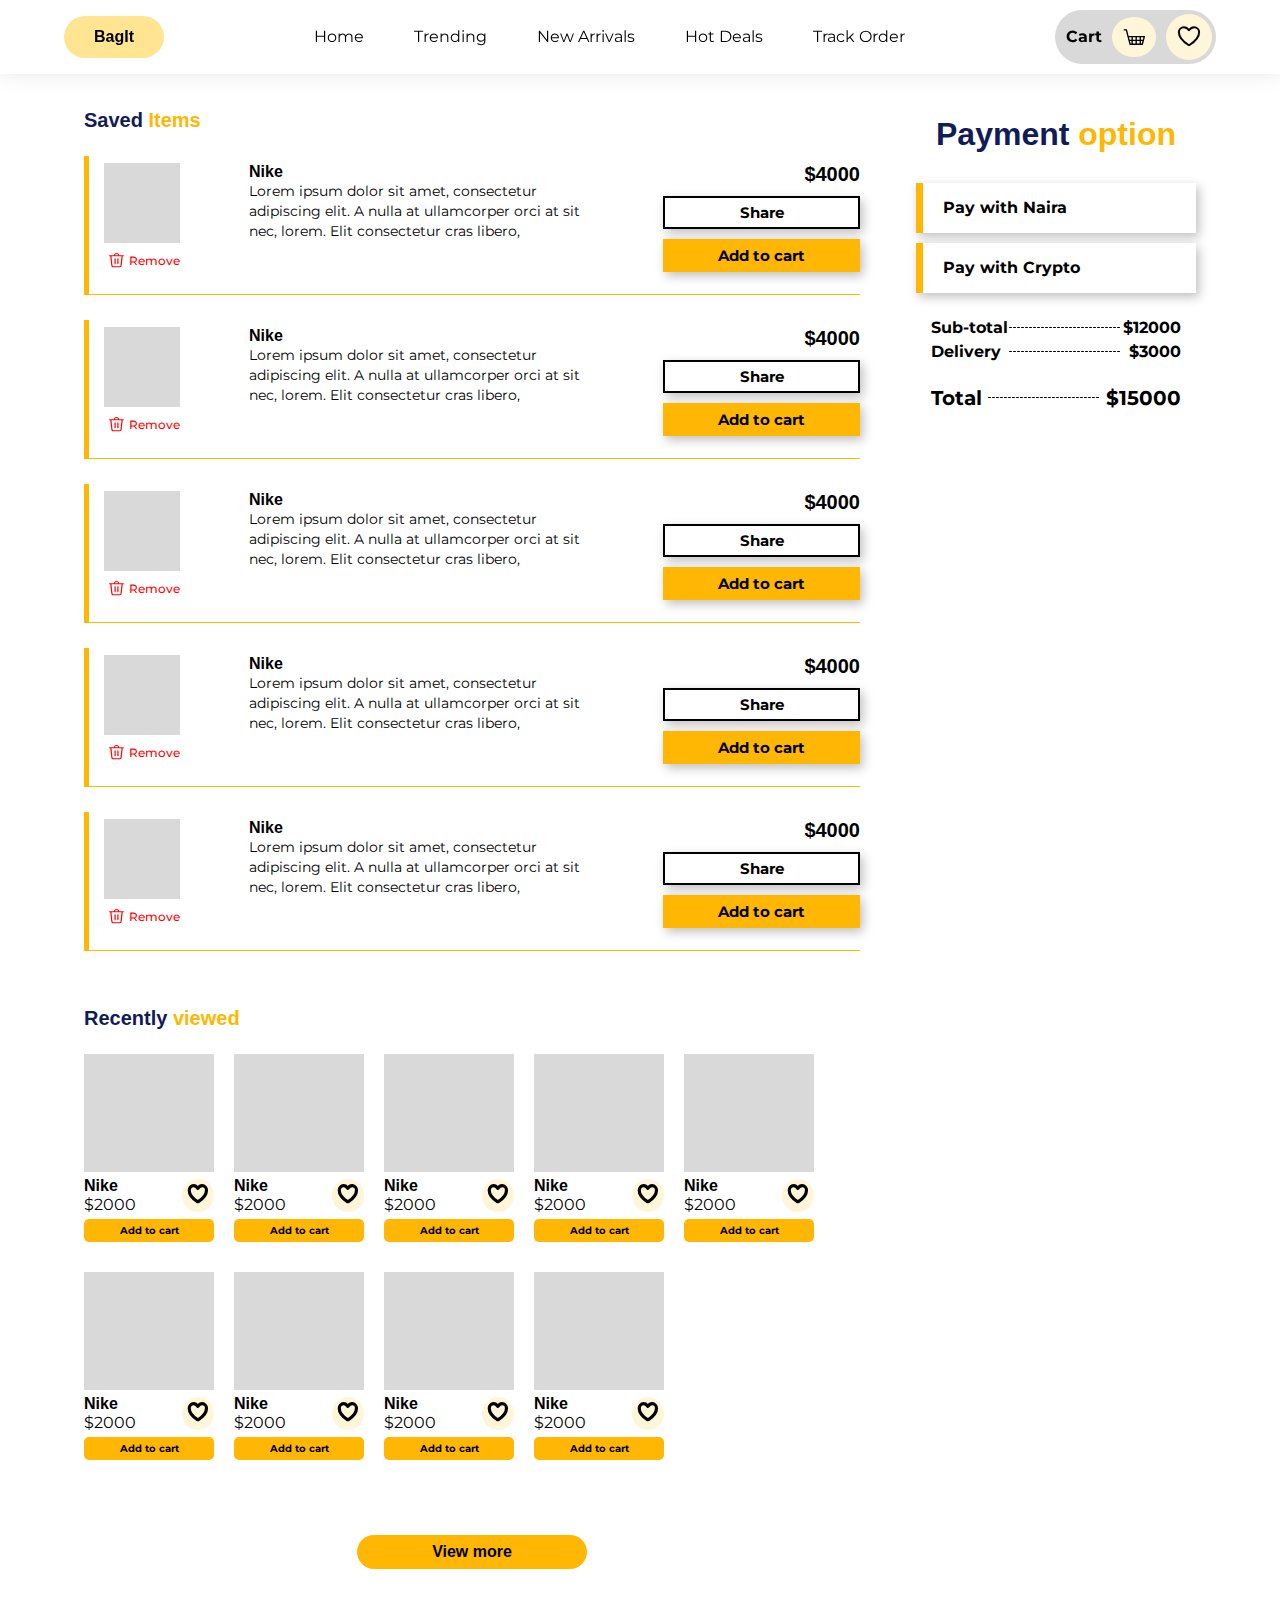
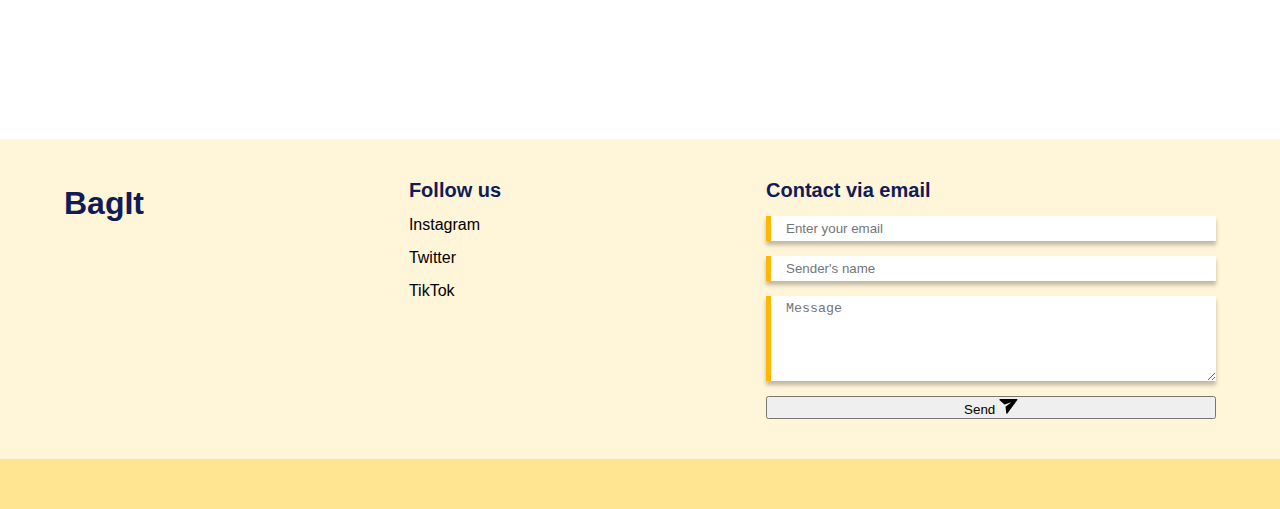
<file: saved.html>
<!DOCTYPE html>
<html lang="en">

<head>
    <meta charset="UTF-8">
    <meta http-equiv="X-UA-Compatible" content="IE=edge">
    <meta name="viewport" content="width=device-width, initial-scale=1.0">
    <title>BagIt</title>
    <link rel="stylesheet" href="/styles/index.css">
    <link rel="stylesheet" href="/styles/saved.css">
</head>

<body>
    <nav>
        <button>BagIt</button>
        <ul>
            <li><a href="index.html">Home</a></li>
            <li><a href="#">Trending</a></li>
            <li><a href="#">New Arrivals</a></li>
            <li><a href="#">Hot Deals</a></li>
            <li><a href="#">Track Order</a></li>
        </ul>
        <div>
            <p>Cart</p>
            <a href="cart.html"><button><svg width="22" height="16" viewBox="0 0 22 16" fill="none" xmlns="http://www.w3.org/2000/svg">
                <path d="M0.625 0.763514C0.625 0.594169 0.696267 0.431761 0.823122 0.312016C0.949977 0.192272 1.12203 0.125 1.30143 0.125H3.33072C3.48161 0.125039 3.62815 0.172698 3.74704 0.260396C3.86593 0.348095 3.95034 0.470798 3.98686 0.608993L5.61705 6.93581H21.3238C21.4265 6.93584 21.5279 6.95796 21.6202 7.0005C21.7126 7.04303 21.7934 7.10487 21.8567 7.18131C21.9199 7.25774 21.9639 7.34678 21.9852 7.44165C22.0066 7.53652 22.0048 7.63474 21.9799 7.72884L19.9506 15.391C19.9141 15.5292 19.8297 15.6519 19.7108 15.7396C19.5919 15.8273 19.4454 15.875 19.2945 15.875H7.11873C6.96784 15.875 6.8213 15.8273 6.70241 15.7396C6.58352 15.6519 6.49911 15.5292 6.46259 15.391L2.8031 1.40203H1.30143C1.12203 1.40203 0.949977 1.33476 0.823122 1.21501C0.696267 1.09527 0.625 0.932858 0.625 0.763514ZM5.95527 8.21284L6.6317 10.7669H8.47159V8.21284H5.95527ZM9.82445 8.21284V10.7669H12.5302V8.21284H9.82445ZM13.883 8.21284V10.7669H16.5887V8.21284H13.883ZM17.9416 8.21284V10.7669H19.7815L20.4579 8.21284H17.9416ZM19.4433 12.0439H17.9416V14.598H18.7669L19.4433 12.0439ZM16.5887 12.0439H13.883V14.598H16.5887V12.0439ZM12.5302 12.0439H9.82445V14.598H12.5302V12.0439ZM8.47159 12.0439H6.96991L7.64634 14.598H8.47159V12.0439Z" fill="black"/>
                </svg>
            </button></a>
            <a href="saved.html"><button><svg width="24" height="21" viewBox="0 0 24 21" fill="none" xmlns="http://www.w3.org/2000/svg">
                <path d="M6.9375 1.125C4.14199 1.125 1.875 3.36169 1.875 6.12121C1.875 8.34881 2.76094 13.6357 11.4816 18.9801C11.6378 19.0749 11.8171 19.125 12 19.125C12.1829 19.125 12.3622 19.0749 12.5184 18.9801C21.2391 13.6357 22.125 8.34881 22.125 6.12121C22.125 3.36169 19.858 1.125 17.0625 1.125C14.267 1.125 12 4.153 12 4.153C12 4.153 9.73301 1.125 6.9375 1.125Z" stroke="black" stroke-width="2" stroke-linecap="round" stroke-linejoin="round"/>
                </svg>
            </button></a>
        </div>
    </nav>

    <section>
        <div>
            <div class="saved_items">
                <h3>Saved <span>Items</span></h3>

                <div class="items">
                    <div>
                        <svg width="76" height="80" viewBox="0 0 76 80" fill="none" xmlns="http://www.w3.org/2000/svg">
                                <rect width="76" height="80" fill="#D9D9D9"/>
                            </svg>
                        <button class="remove">
                                <svg width="15" height="15" viewBox="0 0 15 15" fill="none" xmlns="http://www.w3.org/2000/svg">
                                    <path d="M7.5 0C8.90514 0 10.0534 0.956931 10.131 2.16267L10.1351 2.29277H14.3919C14.7277 2.29277 15 2.52966 15 2.82187C15 3.08974 14.7712 3.3111 14.4744 3.34614L14.3919 3.35097H13.7465L12.7086 12.5356C12.601 13.4873 11.7149 14.2222 10.6318 14.2818L10.4895 14.2857H4.51048C3.41136 14.2857 2.48404 13.5905 2.30986 12.6585L2.29146 12.5356L1.2527 3.35097H0.608108C0.300243 3.35097 0.0458189 3.15192 0.00555406 2.89366L0 2.82187C0 2.554 0.22877 2.33263 0.525592 2.2976L0.608108 2.29277H4.86486C4.86486 1.0265 6.04468 0 7.5 0ZM12.5246 3.35097H2.47459L3.50184 12.432C3.54947 12.8533 3.9327 13.1812 4.40745 13.223L4.51048 13.2275H10.4895C10.9761 13.2275 11.3886 12.9278 11.4829 12.5208L11.4982 12.432L12.5246 3.35097ZM8.91892 5.29101C9.22678 5.29101 9.48122 5.49005 9.52151 5.74831L9.52703 5.82011V10.7584C9.52703 11.0506 9.25476 11.2875 8.91892 11.2875C8.61105 11.2875 8.35662 11.0884 8.31632 10.8302L8.31081 10.7584V5.82011C8.31081 5.52789 8.58308 5.29101 8.91892 5.29101ZM6.08108 5.29101C6.38895 5.29101 6.64338 5.49005 6.68368 5.74831L6.68919 5.82011V10.7584C6.68919 11.0506 6.41692 11.2875 6.08108 11.2875C5.77322 11.2875 5.51879 11.0884 5.47853 10.8302L5.47297 10.7584V5.82011C5.47297 5.52789 5.74523 5.29101 6.08108 5.29101ZM7.5 1.0582C6.75551 1.0582 6.14497 1.55704 6.08578 2.19151L6.08108 2.29277H8.91892C8.91892 1.61093 8.28365 1.0582 7.5 1.0582Z" fill="#FF0303"/>
                                </svg>
                                <p>Remove</p>
                        </button>
                    </div>
                    <div>
                        <p class="name">Nike</p>
                        <p class="description">Lorem ipsum dolor sit amet, consectetur adipiscing elit. A nulla at ullamcorper orci at sit nec, lorem. Elit consectetur cras libero, </p>
                    </div>
                    <div>
                        <p class="price">$4000</p>
                        <button class="share">Share</button>
                        <button class="add">Add to cart</button>
                    </div>
                </div>
                <div class="items">
                    <div>
                        <svg width="76" height="80" viewBox="0 0 76 80" fill="none" xmlns="http://www.w3.org/2000/svg">
                                <rect width="76" height="80" fill="#D9D9D9"/>
                            </svg>
                        <button class="remove">
                                <svg width="15" height="15" viewBox="0 0 15 15" fill="none" xmlns="http://www.w3.org/2000/svg">
                                    <path d="M7.5 0C8.90514 0 10.0534 0.956931 10.131 2.16267L10.1351 2.29277H14.3919C14.7277 2.29277 15 2.52966 15 2.82187C15 3.08974 14.7712 3.3111 14.4744 3.34614L14.3919 3.35097H13.7465L12.7086 12.5356C12.601 13.4873 11.7149 14.2222 10.6318 14.2818L10.4895 14.2857H4.51048C3.41136 14.2857 2.48404 13.5905 2.30986 12.6585L2.29146 12.5356L1.2527 3.35097H0.608108C0.300243 3.35097 0.0458189 3.15192 0.00555406 2.89366L0 2.82187C0 2.554 0.22877 2.33263 0.525592 2.2976L0.608108 2.29277H4.86486C4.86486 1.0265 6.04468 0 7.5 0ZM12.5246 3.35097H2.47459L3.50184 12.432C3.54947 12.8533 3.9327 13.1812 4.40745 13.223L4.51048 13.2275H10.4895C10.9761 13.2275 11.3886 12.9278 11.4829 12.5208L11.4982 12.432L12.5246 3.35097ZM8.91892 5.29101C9.22678 5.29101 9.48122 5.49005 9.52151 5.74831L9.52703 5.82011V10.7584C9.52703 11.0506 9.25476 11.2875 8.91892 11.2875C8.61105 11.2875 8.35662 11.0884 8.31632 10.8302L8.31081 10.7584V5.82011C8.31081 5.52789 8.58308 5.29101 8.91892 5.29101ZM6.08108 5.29101C6.38895 5.29101 6.64338 5.49005 6.68368 5.74831L6.68919 5.82011V10.7584C6.68919 11.0506 6.41692 11.2875 6.08108 11.2875C5.77322 11.2875 5.51879 11.0884 5.47853 10.8302L5.47297 10.7584V5.82011C5.47297 5.52789 5.74523 5.29101 6.08108 5.29101ZM7.5 1.0582C6.75551 1.0582 6.14497 1.55704 6.08578 2.19151L6.08108 2.29277H8.91892C8.91892 1.61093 8.28365 1.0582 7.5 1.0582Z" fill="#FF0303"/>
                                </svg>
                                <p>Remove</p>
                        </button>
                    </div>
                    <div>
                        <p class="name">Nike</p>
                        <p class="description">Lorem ipsum dolor sit amet, consectetur adipiscing elit. A nulla at ullamcorper orci at sit nec, lorem. Elit consectetur cras libero, </p>
                    </div>
                    <div>
                        <p class="price">$4000</p>
                        <button class="share">Share</button>
                        <button class="add">Add to cart</button>
                    </div>
                </div>
                <div class="items">
                    <div>
                        <svg width="76" height="80" viewBox="0 0 76 80" fill="none" xmlns="http://www.w3.org/2000/svg">
                                <rect width="76" height="80" fill="#D9D9D9"/>
                            </svg>
                        <button class="remove">
                                <svg width="15" height="15" viewBox="0 0 15 15" fill="none" xmlns="http://www.w3.org/2000/svg">
                                    <path d="M7.5 0C8.90514 0 10.0534 0.956931 10.131 2.16267L10.1351 2.29277H14.3919C14.7277 2.29277 15 2.52966 15 2.82187C15 3.08974 14.7712 3.3111 14.4744 3.34614L14.3919 3.35097H13.7465L12.7086 12.5356C12.601 13.4873 11.7149 14.2222 10.6318 14.2818L10.4895 14.2857H4.51048C3.41136 14.2857 2.48404 13.5905 2.30986 12.6585L2.29146 12.5356L1.2527 3.35097H0.608108C0.300243 3.35097 0.0458189 3.15192 0.00555406 2.89366L0 2.82187C0 2.554 0.22877 2.33263 0.525592 2.2976L0.608108 2.29277H4.86486C4.86486 1.0265 6.04468 0 7.5 0ZM12.5246 3.35097H2.47459L3.50184 12.432C3.54947 12.8533 3.9327 13.1812 4.40745 13.223L4.51048 13.2275H10.4895C10.9761 13.2275 11.3886 12.9278 11.4829 12.5208L11.4982 12.432L12.5246 3.35097ZM8.91892 5.29101C9.22678 5.29101 9.48122 5.49005 9.52151 5.74831L9.52703 5.82011V10.7584C9.52703 11.0506 9.25476 11.2875 8.91892 11.2875C8.61105 11.2875 8.35662 11.0884 8.31632 10.8302L8.31081 10.7584V5.82011C8.31081 5.52789 8.58308 5.29101 8.91892 5.29101ZM6.08108 5.29101C6.38895 5.29101 6.64338 5.49005 6.68368 5.74831L6.68919 5.82011V10.7584C6.68919 11.0506 6.41692 11.2875 6.08108 11.2875C5.77322 11.2875 5.51879 11.0884 5.47853 10.8302L5.47297 10.7584V5.82011C5.47297 5.52789 5.74523 5.29101 6.08108 5.29101ZM7.5 1.0582C6.75551 1.0582 6.14497 1.55704 6.08578 2.19151L6.08108 2.29277H8.91892C8.91892 1.61093 8.28365 1.0582 7.5 1.0582Z" fill="#FF0303"/>
                                </svg>
                                <p>Remove</p>
                        </button>
                    </div>
                    <div>
                        <p class="name">Nike</p>
                        <p class="description">Lorem ipsum dolor sit amet, consectetur adipiscing elit. A nulla at ullamcorper orci at sit nec, lorem. Elit consectetur cras libero, </p>
                    </div>
                    <div>
                        <p class="price">$4000</p>
                        <button class="share">Share</button>
                        <button class="add">Add to cart</button>
                    </div>
                </div>
                <div class="items">
                    <div>
                        <svg width="76" height="80" viewBox="0 0 76 80" fill="none" xmlns="http://www.w3.org/2000/svg">
                                <rect width="76" height="80" fill="#D9D9D9"/>
                            </svg>
                        <button class="remove">
                                <svg width="15" height="15" viewBox="0 0 15 15" fill="none" xmlns="http://www.w3.org/2000/svg">
                                    <path d="M7.5 0C8.90514 0 10.0534 0.956931 10.131 2.16267L10.1351 2.29277H14.3919C14.7277 2.29277 15 2.52966 15 2.82187C15 3.08974 14.7712 3.3111 14.4744 3.34614L14.3919 3.35097H13.7465L12.7086 12.5356C12.601 13.4873 11.7149 14.2222 10.6318 14.2818L10.4895 14.2857H4.51048C3.41136 14.2857 2.48404 13.5905 2.30986 12.6585L2.29146 12.5356L1.2527 3.35097H0.608108C0.300243 3.35097 0.0458189 3.15192 0.00555406 2.89366L0 2.82187C0 2.554 0.22877 2.33263 0.525592 2.2976L0.608108 2.29277H4.86486C4.86486 1.0265 6.04468 0 7.5 0ZM12.5246 3.35097H2.47459L3.50184 12.432C3.54947 12.8533 3.9327 13.1812 4.40745 13.223L4.51048 13.2275H10.4895C10.9761 13.2275 11.3886 12.9278 11.4829 12.5208L11.4982 12.432L12.5246 3.35097ZM8.91892 5.29101C9.22678 5.29101 9.48122 5.49005 9.52151 5.74831L9.52703 5.82011V10.7584C9.52703 11.0506 9.25476 11.2875 8.91892 11.2875C8.61105 11.2875 8.35662 11.0884 8.31632 10.8302L8.31081 10.7584V5.82011C8.31081 5.52789 8.58308 5.29101 8.91892 5.29101ZM6.08108 5.29101C6.38895 5.29101 6.64338 5.49005 6.68368 5.74831L6.68919 5.82011V10.7584C6.68919 11.0506 6.41692 11.2875 6.08108 11.2875C5.77322 11.2875 5.51879 11.0884 5.47853 10.8302L5.47297 10.7584V5.82011C5.47297 5.52789 5.74523 5.29101 6.08108 5.29101ZM7.5 1.0582C6.75551 1.0582 6.14497 1.55704 6.08578 2.19151L6.08108 2.29277H8.91892C8.91892 1.61093 8.28365 1.0582 7.5 1.0582Z" fill="#FF0303"/>
                                </svg>
                                <p>Remove</p>
                        </button>
                    </div>
                    <div>
                        <p class="name">Nike</p>
                        <p class="description">Lorem ipsum dolor sit amet, consectetur adipiscing elit. A nulla at ullamcorper orci at sit nec, lorem. Elit consectetur cras libero, </p>
                    </div>
                    <div>
                        <p class="price">$4000</p>
                        <button class="share">Share</button>
                        <button class="add">Add to cart</button>
                    </div>
                </div>
                <div class="items">
                    <div>
                        <svg width="76" height="80" viewBox="0 0 76 80" fill="none" xmlns="http://www.w3.org/2000/svg">
                                <rect width="76" height="80" fill="#D9D9D9"/>
                            </svg>
                        <button class="remove">
                                <svg width="15" height="15" viewBox="0 0 15 15" fill="none" xmlns="http://www.w3.org/2000/svg">
                                    <path d="M7.5 0C8.90514 0 10.0534 0.956931 10.131 2.16267L10.1351 2.29277H14.3919C14.7277 2.29277 15 2.52966 15 2.82187C15 3.08974 14.7712 3.3111 14.4744 3.34614L14.3919 3.35097H13.7465L12.7086 12.5356C12.601 13.4873 11.7149 14.2222 10.6318 14.2818L10.4895 14.2857H4.51048C3.41136 14.2857 2.48404 13.5905 2.30986 12.6585L2.29146 12.5356L1.2527 3.35097H0.608108C0.300243 3.35097 0.0458189 3.15192 0.00555406 2.89366L0 2.82187C0 2.554 0.22877 2.33263 0.525592 2.2976L0.608108 2.29277H4.86486C4.86486 1.0265 6.04468 0 7.5 0ZM12.5246 3.35097H2.47459L3.50184 12.432C3.54947 12.8533 3.9327 13.1812 4.40745 13.223L4.51048 13.2275H10.4895C10.9761 13.2275 11.3886 12.9278 11.4829 12.5208L11.4982 12.432L12.5246 3.35097ZM8.91892 5.29101C9.22678 5.29101 9.48122 5.49005 9.52151 5.74831L9.52703 5.82011V10.7584C9.52703 11.0506 9.25476 11.2875 8.91892 11.2875C8.61105 11.2875 8.35662 11.0884 8.31632 10.8302L8.31081 10.7584V5.82011C8.31081 5.52789 8.58308 5.29101 8.91892 5.29101ZM6.08108 5.29101C6.38895 5.29101 6.64338 5.49005 6.68368 5.74831L6.68919 5.82011V10.7584C6.68919 11.0506 6.41692 11.2875 6.08108 11.2875C5.77322 11.2875 5.51879 11.0884 5.47853 10.8302L5.47297 10.7584V5.82011C5.47297 5.52789 5.74523 5.29101 6.08108 5.29101ZM7.5 1.0582C6.75551 1.0582 6.14497 1.55704 6.08578 2.19151L6.08108 2.29277H8.91892C8.91892 1.61093 8.28365 1.0582 7.5 1.0582Z" fill="#FF0303"/>
                                </svg>
                                <p>Remove</p>
                        </button>
                    </div>
                    <div>
                        <p class="name">Nike</p>
                        <p class="description">Lorem ipsum dolor sit amet, consectetur adipiscing elit. A nulla at ullamcorper orci at sit nec, lorem. Elit consectetur cras libero, </p>
                    </div>
                    <div>
                        <p class="price">$4000</p>
                        <button class="share">Share</button>
                        <button class="add">Add to cart</button>
                    </div>
                </div>

            </div>

            <div class="recent">
                <h3>Recently <span>viewed</span></h3>
                <div>
                    <div class="items">
                        <svg width="130" height="118" viewBox="0 0 130 118" fill="none" xmlns="http://www.w3.org/2000/svg">
                            <rect width="130" height="118" fill="#D9D9D9"/>
                        </svg>
                        <div>
                            <div>
                                <p class="name">Nike</p>
                                <p>$2000</p>
                            </div>

                            <button><svg width="22" height="20" viewBox="0 0 11 10" fill="none" xmlns="http://www.w3.org/2000/svg">
                                <path d="M3.27526 0.845337C2.08519 0.845337 1.12012 1.83887 1.12012 3.06465C1.12012 4.05414 1.49727 6.40258 5.20972 8.77657C5.27622 8.81865 5.35256 8.84091 5.43041 8.84091C5.50825 8.84091 5.58459 8.81865 5.65109 8.77657C9.36355 6.40258 9.7407 4.05414 9.7407 3.06465C9.7407 1.83887 8.77562 0.845337 7.58555 0.845337C6.39548 0.845337 5.43041 2.19037 5.43041 2.19037C5.43041 2.19037 4.46533 0.845337 3.27526 0.845337Z" stroke="black" stroke-width="1.59098" stroke-linecap="round" stroke-linejoin="round"/>
                                </svg>
                            </button>
                        </div>
                        <button>Add to cart</button>
                    </div>




                    <div class="items">
                        <svg width="130" height="118" viewBox="0 0 130 118" fill="none" xmlns="http://www.w3.org/2000/svg">
                            <rect width="130" height="118" fill="#D9D9D9"/>
                        </svg>
                        <div>
                            <div>
                                <p class="name">Nike</p>
                                <p>$2000</p>
                            </div>

                            <button><svg width="22" height="20" viewBox="0 0 11 10" fill="none" xmlns="http://www.w3.org/2000/svg">
                                <path d="M3.27526 0.845337C2.08519 0.845337 1.12012 1.83887 1.12012 3.06465C1.12012 4.05414 1.49727 6.40258 5.20972 8.77657C5.27622 8.81865 5.35256 8.84091 5.43041 8.84091C5.50825 8.84091 5.58459 8.81865 5.65109 8.77657C9.36355 6.40258 9.7407 4.05414 9.7407 3.06465C9.7407 1.83887 8.77562 0.845337 7.58555 0.845337C6.39548 0.845337 5.43041 2.19037 5.43041 2.19037C5.43041 2.19037 4.46533 0.845337 3.27526 0.845337Z" stroke="black" stroke-width="1.59098" stroke-linecap="round" stroke-linejoin="round"/>
                                </svg>
                            </button>
                        </div>
                        <button>Add to cart</button>
                    </div>




                    <div class="items">
                        <svg width="130" height="118" viewBox="0 0 130 118" fill="none" xmlns="http://www.w3.org/2000/svg">
                            <rect width="130" height="118" fill="#D9D9D9"/>
                        </svg>
                        <div>
                            <div>
                                <p class="name">Nike</p>
                                <p>$2000</p>
                            </div>

                            <button><svg width="22" height="20" viewBox="0 0 11 10" fill="none" xmlns="http://www.w3.org/2000/svg">
                                <path d="M3.27526 0.845337C2.08519 0.845337 1.12012 1.83887 1.12012 3.06465C1.12012 4.05414 1.49727 6.40258 5.20972 8.77657C5.27622 8.81865 5.35256 8.84091 5.43041 8.84091C5.50825 8.84091 5.58459 8.81865 5.65109 8.77657C9.36355 6.40258 9.7407 4.05414 9.7407 3.06465C9.7407 1.83887 8.77562 0.845337 7.58555 0.845337C6.39548 0.845337 5.43041 2.19037 5.43041 2.19037C5.43041 2.19037 4.46533 0.845337 3.27526 0.845337Z" stroke="black" stroke-width="1.59098" stroke-linecap="round" stroke-linejoin="round"/>
                                </svg>
                            </button>
                        </div>
                        <button>Add to cart</button>
                    </div>




                    <div class="items">
                        <svg width="130" height="118" viewBox="0 0 130 118" fill="none" xmlns="http://www.w3.org/2000/svg">
                            <rect width="130" height="118" fill="#D9D9D9"/>
                        </svg>
                        <div>
                            <div>
                                <p class="name">Nike</p>
                                <p>$2000</p>
                            </div>

                            <button><svg width="22" height="20" viewBox="0 0 11 10" fill="none" xmlns="http://www.w3.org/2000/svg">
                                <path d="M3.27526 0.845337C2.08519 0.845337 1.12012 1.83887 1.12012 3.06465C1.12012 4.05414 1.49727 6.40258 5.20972 8.77657C5.27622 8.81865 5.35256 8.84091 5.43041 8.84091C5.50825 8.84091 5.58459 8.81865 5.65109 8.77657C9.36355 6.40258 9.7407 4.05414 9.7407 3.06465C9.7407 1.83887 8.77562 0.845337 7.58555 0.845337C6.39548 0.845337 5.43041 2.19037 5.43041 2.19037C5.43041 2.19037 4.46533 0.845337 3.27526 0.845337Z" stroke="black" stroke-width="1.59098" stroke-linecap="round" stroke-linejoin="round"/>
                                </svg>
                            </button>
                        </div>
                        <button>Add to cart</button>
                    </div>




                    <div class="items">
                        <svg width="130" height="118" viewBox="0 0 130 118" fill="none" xmlns="http://www.w3.org/2000/svg">
                            <rect width="130" height="118" fill="#D9D9D9"/>
                        </svg>
                        <div>
                            <div>
                                <p class="name">Nike</p>
                                <p>$2000</p>
                            </div>

                            <button><svg width="22" height="20" viewBox="0 0 11 10" fill="none" xmlns="http://www.w3.org/2000/svg">
                                <path d="M3.27526 0.845337C2.08519 0.845337 1.12012 1.83887 1.12012 3.06465C1.12012 4.05414 1.49727 6.40258 5.20972 8.77657C5.27622 8.81865 5.35256 8.84091 5.43041 8.84091C5.50825 8.84091 5.58459 8.81865 5.65109 8.77657C9.36355 6.40258 9.7407 4.05414 9.7407 3.06465C9.7407 1.83887 8.77562 0.845337 7.58555 0.845337C6.39548 0.845337 5.43041 2.19037 5.43041 2.19037C5.43041 2.19037 4.46533 0.845337 3.27526 0.845337Z" stroke="black" stroke-width="1.59098" stroke-linecap="round" stroke-linejoin="round"/>
                                </svg>
                            </button>
                        </div>
                        <button>Add to cart</button>
                    </div>




                    <div class="items">
                        <svg width="130" height="118" viewBox="0 0 130 118" fill="none" xmlns="http://www.w3.org/2000/svg">
                            <rect width="130" height="118" fill="#D9D9D9"/>
                        </svg>
                        <div>
                            <div>
                                <p class="name">Nike</p>
                                <p>$2000</p>
                            </div>

                            <button><svg width="22" height="20" viewBox="0 0 11 10" fill="none" xmlns="http://www.w3.org/2000/svg">
                                <path d="M3.27526 0.845337C2.08519 0.845337 1.12012 1.83887 1.12012 3.06465C1.12012 4.05414 1.49727 6.40258 5.20972 8.77657C5.27622 8.81865 5.35256 8.84091 5.43041 8.84091C5.50825 8.84091 5.58459 8.81865 5.65109 8.77657C9.36355 6.40258 9.7407 4.05414 9.7407 3.06465C9.7407 1.83887 8.77562 0.845337 7.58555 0.845337C6.39548 0.845337 5.43041 2.19037 5.43041 2.19037C5.43041 2.19037 4.46533 0.845337 3.27526 0.845337Z" stroke="black" stroke-width="1.59098" stroke-linecap="round" stroke-linejoin="round"/>
                                </svg>
                            </button>
                        </div>
                        <button>Add to cart</button>
                    </div>




                    <div class="items">
                        <svg width="130" height="118" viewBox="0 0 130 118" fill="none" xmlns="http://www.w3.org/2000/svg">
                            <rect width="130" height="118" fill="#D9D9D9"/>
                        </svg>
                        <div>
                            <div>
                                <p class="name">Nike</p>
                                <p>$2000</p>
                            </div>

                            <button><svg width="22" height="20" viewBox="0 0 11 10" fill="none" xmlns="http://www.w3.org/2000/svg">
                                <path d="M3.27526 0.845337C2.08519 0.845337 1.12012 1.83887 1.12012 3.06465C1.12012 4.05414 1.49727 6.40258 5.20972 8.77657C5.27622 8.81865 5.35256 8.84091 5.43041 8.84091C5.50825 8.84091 5.58459 8.81865 5.65109 8.77657C9.36355 6.40258 9.7407 4.05414 9.7407 3.06465C9.7407 1.83887 8.77562 0.845337 7.58555 0.845337C6.39548 0.845337 5.43041 2.19037 5.43041 2.19037C5.43041 2.19037 4.46533 0.845337 3.27526 0.845337Z" stroke="black" stroke-width="1.59098" stroke-linecap="round" stroke-linejoin="round"/>
                                </svg>
                            </button>
                        </div>
                        <button>Add to cart</button>
                    </div>




                    <div class="items">
                        <svg width="130" height="118" viewBox="0 0 130 118" fill="none" xmlns="http://www.w3.org/2000/svg">
                            <rect width="130" height="118" fill="#D9D9D9"/>
                        </svg>
                        <div>
                            <div>
                                <p class="name">Nike</p>
                                <p>$2000</p>
                            </div>

                            <button><svg width="22" height="20" viewBox="0 0 11 10" fill="none" xmlns="http://www.w3.org/2000/svg">
                                <path d="M3.27526 0.845337C2.08519 0.845337 1.12012 1.83887 1.12012 3.06465C1.12012 4.05414 1.49727 6.40258 5.20972 8.77657C5.27622 8.81865 5.35256 8.84091 5.43041 8.84091C5.50825 8.84091 5.58459 8.81865 5.65109 8.77657C9.36355 6.40258 9.7407 4.05414 9.7407 3.06465C9.7407 1.83887 8.77562 0.845337 7.58555 0.845337C6.39548 0.845337 5.43041 2.19037 5.43041 2.19037C5.43041 2.19037 4.46533 0.845337 3.27526 0.845337Z" stroke="black" stroke-width="1.59098" stroke-linecap="round" stroke-linejoin="round"/>
                                </svg>
                            </button>
                        </div>
                        <button>Add to cart</button>
                    </div>




                    <div class="items">
                        <svg width="130" height="118" viewBox="0 0 130 118" fill="none" xmlns="http://www.w3.org/2000/svg">
                            <rect width="130" height="118" fill="#D9D9D9"/>
                        </svg>
                        <div>
                            <div>
                                <p class="name">Nike</p>
                                <p>$2000</p>
                            </div>

                            <button><svg width="22" height="20" viewBox="0 0 11 10" fill="none" xmlns="http://www.w3.org/2000/svg">
                                <path d="M3.27526 0.845337C2.08519 0.845337 1.12012 1.83887 1.12012 3.06465C1.12012 4.05414 1.49727 6.40258 5.20972 8.77657C5.27622 8.81865 5.35256 8.84091 5.43041 8.84091C5.50825 8.84091 5.58459 8.81865 5.65109 8.77657C9.36355 6.40258 9.7407 4.05414 9.7407 3.06465C9.7407 1.83887 8.77562 0.845337 7.58555 0.845337C6.39548 0.845337 5.43041 2.19037 5.43041 2.19037C5.43041 2.19037 4.46533 0.845337 3.27526 0.845337Z" stroke="black" stroke-width="1.59098" stroke-linecap="round" stroke-linejoin="round"/>
                                </svg>
                            </button>
                        </div>
                        <button>Add to cart</button>
                    </div>




                </div>
                <button class="view_more">View more</button>
            </div>
        </div>
        <div class="payment">
            <div>
                <h2>Payment <span>option</span></h2>
                <div class="payment_option">
                    <button>Pay with Naira</button>
                    <button>Pay with Crypto</button>
                </div>
                <div>
                    <div class="sub-total">
                        <p>Sub-total</p>
                        <svg width="113" height="1" viewBox="0 0 113 1" fill="none" xmlns="http://www.w3.org/2000/svg">
                        <line x1="0.5" y1="0.5" x2="112.5" y2="0.5" stroke="black" stroke-linecap="round" stroke-dasharray="2 2"/>
                        </svg>
                        <p>$12000</p>
                    </div>
                    <div class="delivery">
                        <p>Delivery</p>
                        <svg width="113" height="1" viewBox="0 0 113 1" fill="none" xmlns="http://www.w3.org/2000/svg">
                        <line x1="0.5" y1="0.5" x2="112.5" y2="0.5" stroke="black" stroke-linecap="round" stroke-dasharray="2 2"/>
                    </svg>
                        <p>$3000</p>
                    </div>
                </div>
                <div class="total">
                    <p>Total</p>
                    <svg width="113" height="1" viewBox="0 0 113 1" fill="none" xmlns="http://www.w3.org/2000/svg">
                        <line x1="0.5" y1="0.5" x2="112.5" y2="0.5" stroke="black" stroke-linecap="round" stroke-dasharray="2 2"/>
                        </svg>
                    <p>$15000</p>
                </div>
            </div>
        </div>
    </section>
    <footer>
        <h2>BagIt</h2>
        <div>
            <h3>Follow us</h3>
            <ul>
                <li><a href="#">Instagram</a></li>
                <li><a href="#">Twitter</a></li>
                <li><a href="#">TikTok</a></li>
            </ul>
        </div>
        <div>
            <h3>Contact via email</h3>
            <input type="email" placeholder="Enter your email">
            <input type="text" placeholder="Sender's name">
            <textarea name="" id="" cols="50" rows="5" placeholder="Message"></textarea>
            <button>Send <svg width="19" height="16" viewBox="0 0 19 16" fill="none" xmlns="http://www.w3.org/2000/svg">
                <path d="M11.8228 4.81393L6.71346 8.60665C6.65472 8.65028 6.60851 8.70859 6.57947 8.77574C6.55042 8.84289 6.53957 8.9165 6.548 8.98917L7.26573 15.1365C7.32498 15.7054 8.05293 15.9036 8.39128 15.4418L18.3215 1.9274C18.3901 1.83388 18.4313 1.72312 18.4405 1.60752C18.4498 1.49192 18.4267 1.37603 18.3738 1.27282C18.3209 1.16961 18.2403 1.08315 18.1411 1.0231C18.0419 0.963055 17.928 0.931798 17.812 0.932825L1.04229 1.09729C0.470255 1.1029 0.205862 1.80952 0.632596 2.18921L5.20327 6.36256C5.25733 6.41185 5.32341 6.44605 5.39488 6.4617C5.46634 6.47736 5.54067 6.47392 5.61038 6.45174L11.6735 4.52059C11.7112 4.5083 11.752 4.50985 11.7887 4.52497C11.8253 4.54008 11.8554 4.56777 11.8735 4.60306C11.8915 4.63835 11.8965 4.67892 11.8873 4.7175C11.8782 4.75608 11.8548 4.79052 11.8228 4.81393Z" fill="black"/>
                </svg>
                
            </button>
        </div>
        <div></div>
    </footer>

</body>

</html>
</file>
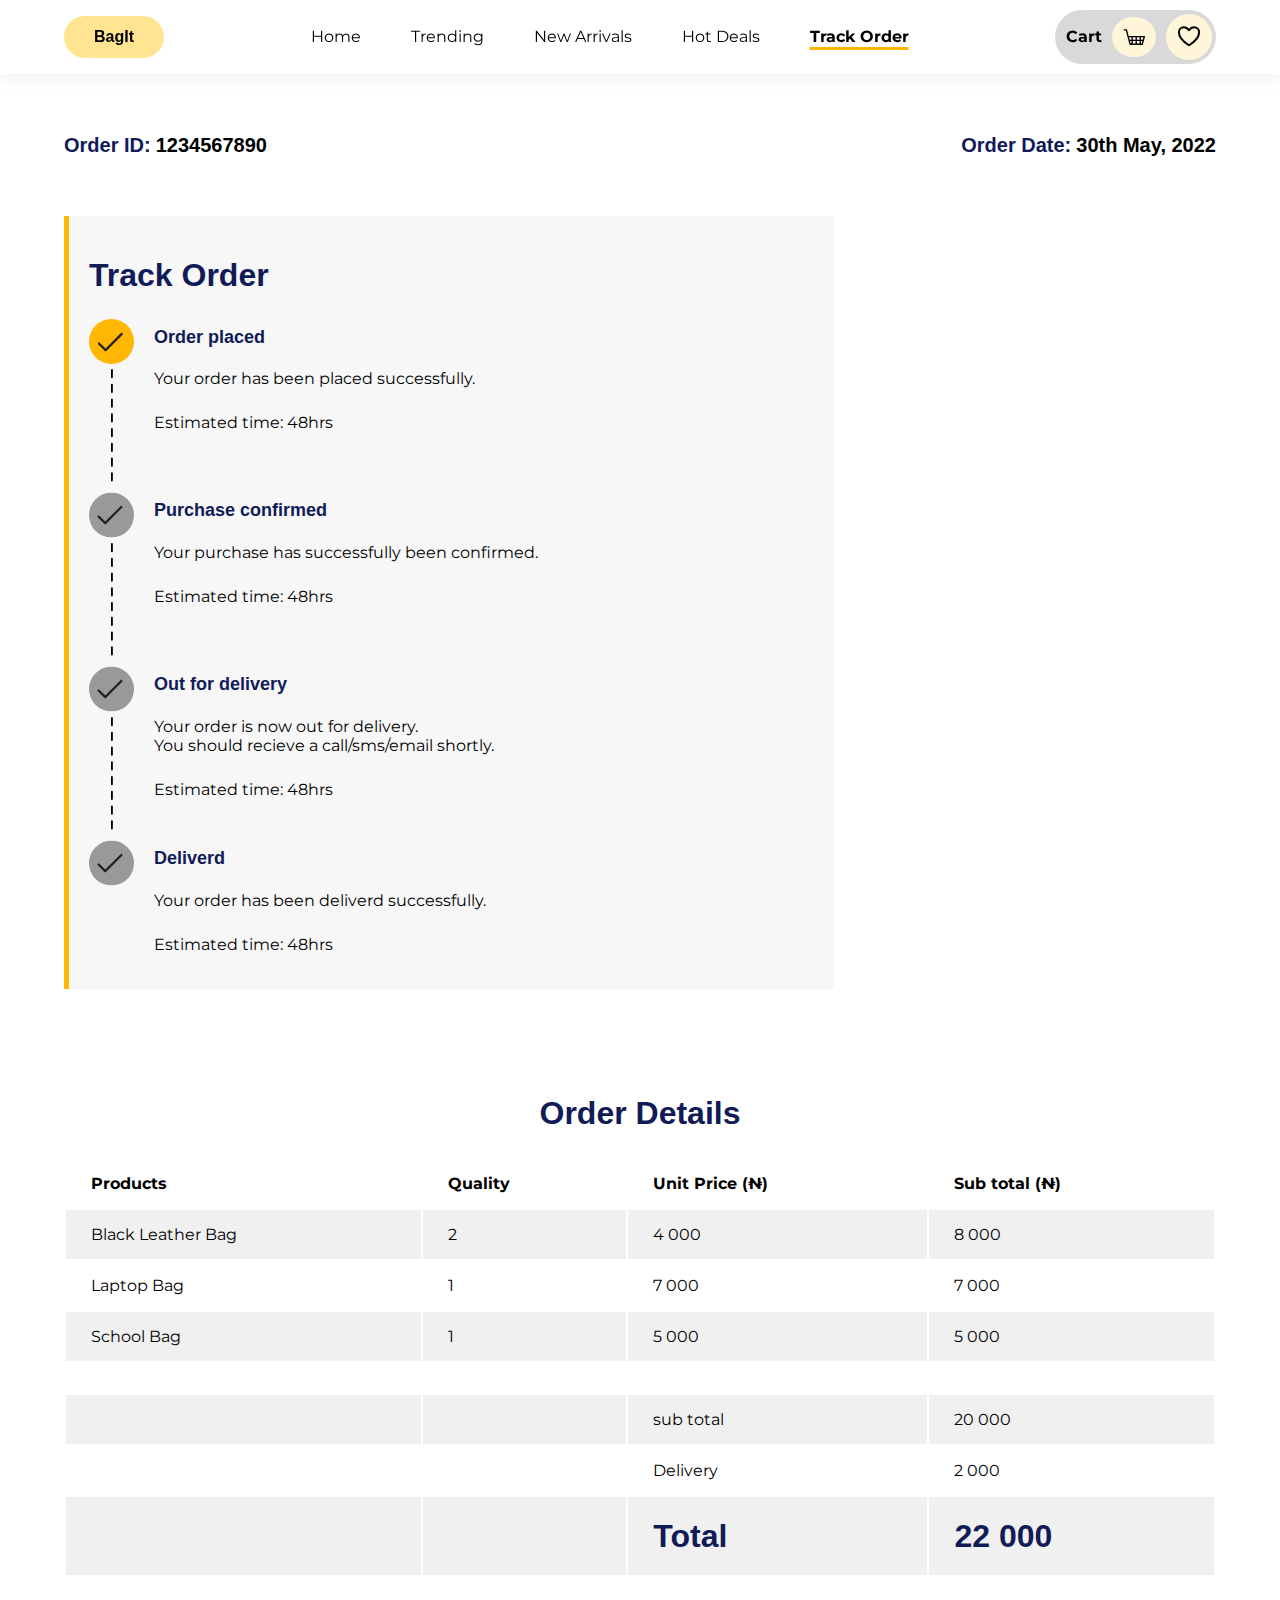
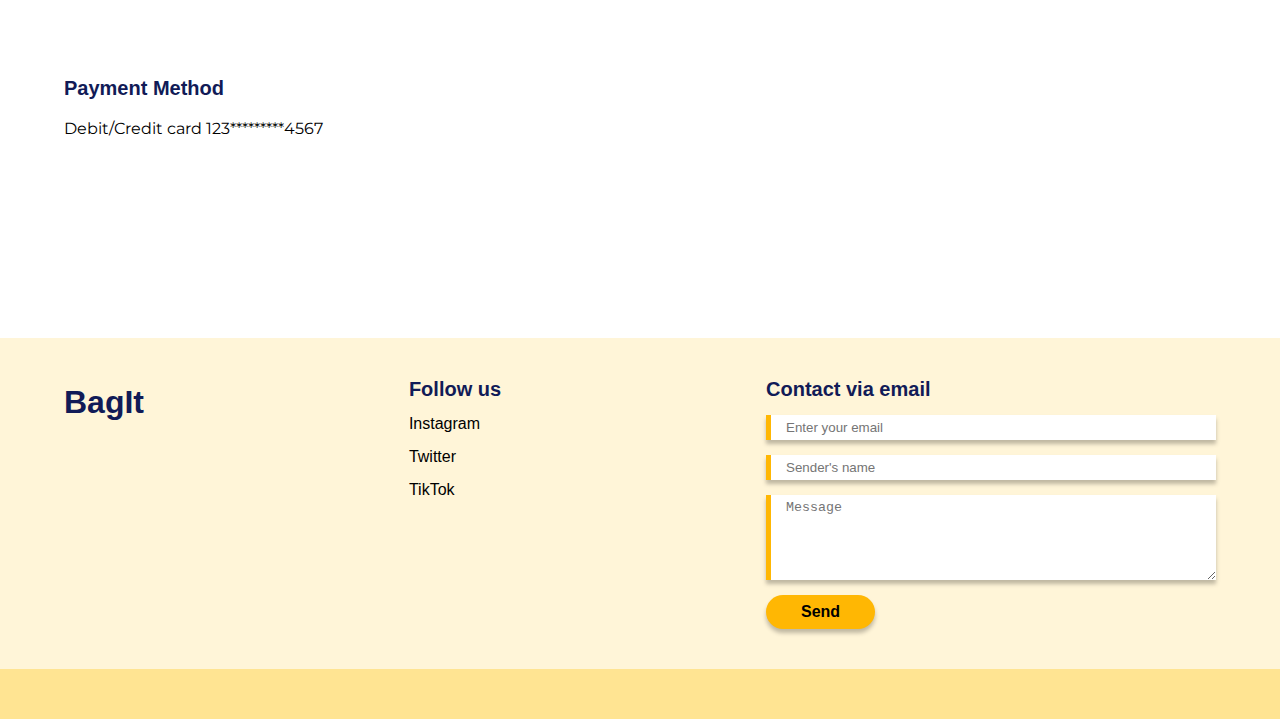
<file: track.html>
<!DOCTYPE html>
<html lang="en">

<head>
    <meta charset="UTF-8">
    <meta http-equiv="X-UA-Compatible" content="IE=edge">
    <meta name="viewport" content="width=device-width, initial-scale=1.0">
    <title>BagIt</title>
    <link rel="stylesheet" href="/styles/index.css">
    <link rel="stylesheet" href="/styles/track.css">
</head>

<body>
    <nav>
        <button>BagIt</button>
        <ul>
            <li><a href="index.html">Home</a></li>
            <li><a href="#">Trending</a></li>
            <li><a href="#">New Arrivals</a></li>
            <li><a href="#">Hot Deals</a></li>
            <li><a class="active" href="#">Track Order</a></li>
        </ul>
        <div>
            <p>Cart</p>
            <a href="cart.html"><button><svg width="22" height="16" viewBox="0 0 22 16" fill="none" xmlns="http://www.w3.org/2000/svg">
                <path d="M0.625 0.763514C0.625 0.594169 0.696267 0.431761 0.823122 0.312016C0.949977 0.192272 1.12203 0.125 1.30143 0.125H3.33072C3.48161 0.125039 3.62815 0.172698 3.74704 0.260396C3.86593 0.348095 3.95034 0.470798 3.98686 0.608993L5.61705 6.93581H21.3238C21.4265 6.93584 21.5279 6.95796 21.6202 7.0005C21.7126 7.04303 21.7934 7.10487 21.8567 7.18131C21.9199 7.25774 21.9639 7.34678 21.9852 7.44165C22.0066 7.53652 22.0048 7.63474 21.9799 7.72884L19.9506 15.391C19.9141 15.5292 19.8297 15.6519 19.7108 15.7396C19.5919 15.8273 19.4454 15.875 19.2945 15.875H7.11873C6.96784 15.875 6.8213 15.8273 6.70241 15.7396C6.58352 15.6519 6.49911 15.5292 6.46259 15.391L2.8031 1.40203H1.30143C1.12203 1.40203 0.949977 1.33476 0.823122 1.21501C0.696267 1.09527 0.625 0.932858 0.625 0.763514ZM5.95527 8.21284L6.6317 10.7669H8.47159V8.21284H5.95527ZM9.82445 8.21284V10.7669H12.5302V8.21284H9.82445ZM13.883 8.21284V10.7669H16.5887V8.21284H13.883ZM17.9416 8.21284V10.7669H19.7815L20.4579 8.21284H17.9416ZM19.4433 12.0439H17.9416V14.598H18.7669L19.4433 12.0439ZM16.5887 12.0439H13.883V14.598H16.5887V12.0439ZM12.5302 12.0439H9.82445V14.598H12.5302V12.0439ZM8.47159 12.0439H6.96991L7.64634 14.598H8.47159V12.0439Z" fill="black"/>
                </svg>
            </button></a>
            <a href="saved.html"><button><svg width="24" height="21" viewBox="0 0 24 21" fill="none" xmlns="http://www.w3.org/2000/svg">
                <path d="M6.9375 1.125C4.14199 1.125 1.875 3.36169 1.875 6.12121C1.875 8.34881 2.76094 13.6357 11.4816 18.9801C11.6378 19.0749 11.8171 19.125 12 19.125C12.1829 19.125 12.3622 19.0749 12.5184 18.9801C21.2391 13.6357 22.125 8.34881 22.125 6.12121C22.125 3.36169 19.858 1.125 17.0625 1.125C14.267 1.125 12 4.153 12 4.153C12 4.153 9.73301 1.125 6.9375 1.125Z" stroke="black" stroke-width="2" stroke-linecap="round" stroke-linejoin="round"/>
                </svg>
            </button></a>
        </div>
    </nav>

    <section class="order_id">
        <div>
            <h3>Order ID:</h3>
            <p>1234567890</p>
        </div>
        <div>
            <h3>Order Date:</h3>
            <p>30th May, 2022</p>
        </div>
    </section>


    <section>
        <div class="delivery_progress">
            <h2>Track Order</h2>
            <div>
                <div>
                    <svg width="45" height="45" viewBox="0 0 45 45" fill="none" xmlns="http://www.w3.org/2000/svg">
                        <circle cx="22.5" cy="22.5" r="22.5" fill="#FFB703"/>
                        <path d="M10.7114 23.698C10.2799 23.2664 9.5803 23.2664 9.14881 23.698C8.71732 24.1295 8.71732 24.8289 9.14881 25.2604L15.7783 31.8899C16.2098 32.3214 16.9094 32.3214 17.3409 31.8899L33.5462 15.6846C33.9777 15.2531 33.9777 14.5535 33.5462 14.122C33.1147 13.6905 32.4152 13.6905 31.9837 14.122L16.5596 29.546L10.7114 23.698Z" fill="#212121"/>
                    </svg>
                    <h4>Order placed</h4>
                    <svg width="2" height="118" viewBox="0 0 2 118" fill="none" xmlns="http://www.w3.org/2000/svg">
                        <line x1="0.921413" y1="0.921413" x2="0.921408" y2="117.079" stroke="black" stroke-width="1.84283" stroke-linecap="round" stroke-dasharray="7.37 7.37"/>
                    </svg>
                    <div>
                        <p>Your order has been placed successfully.</p>
                        <p>Estimated time: 48hrs</p>
                    </div>
                </div>
                <div>
                    <svg width="45" height="46" viewBox="0 0 45 46" fill="none" xmlns="http://www.w3.org/2000/svg">
                        <g clip-path="url(#clip0_337_160)">
                        <circle cx="22.5" cy="23.0786" r="22.5" fill="#999999"/>
                        <path d="M10.3559 23.7124C9.92443 23.2809 9.22483 23.2809 8.79334 23.7124C8.36185 24.1439 8.36185 24.8434 8.79334 25.2749L15.4228 31.9044C15.8543 32.3359 16.5539 32.3359 16.9854 31.9044L33.1907 15.6991C33.6222 15.2676 33.6222 14.568 33.1907 14.1365C32.7592 13.705 32.0597 13.705 31.6282 14.1365L16.2041 29.5605L10.3559 23.7124Z" fill="#212121"/>
                        </g>
                        <defs>
                        <clipPath id="clip0_337_160">
                        <rect width="45" height="45" fill="white" transform="translate(0 0.578613)"/>
                        </clipPath>
                        </defs>
                        </svg>
                    <h4>Purchase confirmed</h4>
                    <svg width="2" height="118" viewBox="0 0 2 118" fill="none" xmlns="http://www.w3.org/2000/svg">
                        <line x1="0.921413" y1="0.921413" x2="0.921408" y2="117.079" stroke="black" stroke-width="1.84283" stroke-linecap="round" stroke-dasharray="7.37 7.37"/>
                    </svg>
                    <div>
                        <p>Your purchase has successfully been confirmed.</p>
                        <p>Estimated time: 48hrs</p>
                    </div>
                </div>
                <div>
                    <svg width="45" height="46" viewBox="0 0 45 46" fill="none" xmlns="http://www.w3.org/2000/svg">
                            <g clip-path="url(#clip0_337_160)">
                            <circle cx="22.5" cy="23.0786" r="22.5" fill="#999999"/>
                            <path d="M10.3559 23.7124C9.92443 23.2809 9.22483 23.2809 8.79334 23.7124C8.36185 24.1439 8.36185 24.8434 8.79334 25.2749L15.4228 31.9044C15.8543 32.3359 16.5539 32.3359 16.9854 31.9044L33.1907 15.6991C33.6222 15.2676 33.6222 14.568 33.1907 14.1365C32.7592 13.705 32.0597 13.705 31.6282 14.1365L16.2041 29.5605L10.3559 23.7124Z" fill="#212121"/>
                            </g>
                            <defs>
                            <clipPath id="clip0_337_160">
                            <rect width="45" height="45" fill="white" transform="translate(0 0.578613)"/>
                            </clipPath>
                            </defs>
                            </svg>
                    <h4>Out for delivery</h4>
                    <svg width="2" height="118" viewBox="0 0 2 118" fill="none" xmlns="http://www.w3.org/2000/svg">
                            <line x1="0.921413" y1="0.921413" x2="0.921408" y2="117.079" stroke="black" stroke-width="1.84283" stroke-linecap="round" stroke-dasharray="7.37 7.37"/>
                        </svg>
                    <div>
                        <p>Your order is now out for delivery. <br>You should recieve a call/sms/email shortly.</p>
                        <p>Estimated time: 48hrs</p>
                    </div>
                </div>
                <div>
                    <svg width="45" height="46" viewBox="0 0 45 46" fill="none" xmlns="http://www.w3.org/2000/svg">
                            <g clip-path="url(#clip0_337_160)">
                            <circle cx="22.5" cy="23.0786" r="22.5" fill="#999999"/>
                            <path d="M10.3559 23.7124C9.92443 23.2809 9.22483 23.2809 8.79334 23.7124C8.36185 24.1439 8.36185 24.8434 8.79334 25.2749L15.4228 31.9044C15.8543 32.3359 16.5539 32.3359 16.9854 31.9044L33.1907 15.6991C33.6222 15.2676 33.6222 14.568 33.1907 14.1365C32.7592 13.705 32.0597 13.705 31.6282 14.1365L16.2041 29.5605L10.3559 23.7124Z" fill="#212121"/>
                            </g>
                            <defs>
                            <clipPath id="clip0_337_160">
                            <rect width="45" height="45" fill="white" transform="translate(0 0.578613)"/>
                            </clipPath>
                            </defs>
                            </svg>
                    <h4>Deliverd</h4>
                    <div></div>
                    <div>
                        <p>Your order has been deliverd successfully.</p>
                        <p>Estimated time: 48hrs</p>
                    </div>
                </div>
            </div>
        </div>
    </section>
    <section class="price_list">
        <h2>Order Details</h2>
        <table>
            <tr>
                <th>Products</th>
                <th>Quality</th>
                <th>Unit Price (&#8358;)</th>
                <th>Sub total (&#8358;)</th>
            </tr>
            <tr>
                <td>Black Leather Bag</td>
                <td>2</td>
                <td>4 000</td>
                <td>8 000</td>
            </tr>
            <tr>
                <td>Laptop Bag</td>
                <td>1</td>
                <td>7 000</td>
                <td>7 000</td>
            </tr>
            <tr>
                <td>School Bag</td>
                <td>1</td>
                <td>5 000</td>
                <td>5 000</td>
            </tr>
            <tr>
                <td></td>
                <td></td>
                <td></td>
                <td></td>
            </tr>
            <tr>
                <td></td>
                <td></td>
                <td>sub total</td>
                <td>20 000</td>
            </tr>
            <tr>
                <td></td>
                <td></td>
                <td>Delivery</td>
                <td>2 000</td>
            </tr>
            <tr>
                <td></td>
                <td></td>
                <td>
                    <h2>Total</h2>
                </td>
                <td>
                    <h2>22 000</h2>
                </td>
            </tr>
        </table>
    </section>
    <section>
        <h3>Payment Method</h3>
        <p>Debit/Credit card 123*********4567</p>
    </section>
    <footer>
        <h2>BagIt</h2>
        <div>
            <h3>Follow us</h3>
            <ul>
                <li><a href="#">Instagram</a></li>
                <li><a href="#">Twitter</a></li>
                <li><a href="#">TikTok</a></li>
            </ul>
        </div>
        <form>
            <h3>Contact via email</h3>
            <input type="email" placeholder="Enter your email" required>
            <input type="text" placeholder="Sender's name" required>
            <textarea name="" id="" cols="50" rows="5" placeholder="Message" required></textarea>
            <input type="submit" value="Send">
        </form>
        <div></div>
    </footer>

</body>

</html>
</file>
<file: styles/index.css>
@import url('https://fonts.googleapis.com/css2?family=Montserrat:ital,wght@0,100;0,400;0,500;0,700;1,100&display=swap');
* {
    margin: 0%;
    padding: 0%;
    box-sizing: border-box;
}

html {
    scroll-behavior: smooth;
}

body {
    margin: 0%;
    padding: 0%;
}

section,
nav,
header,
footer {
    padding-left: 5%;
    padding-right: 5%;
}

h1 {
    font-weight: 700;
    font-size: 3.9em;
    line-height: 87.67px;
    height: 176px;
    position: relative;
    z-index: 3;
}

h1 span {
    color: #FFB703;
}

h2 {
    font-family: 'Mplus 1p Bold', sans-serif;
    font-style: normal;
    font-weight: 700;
    font-size: 32px;
    line-height: 48px;
    color: #111B57;
}

h2 span {
    color: #FFB703;
}

h3 {
    font-family: 'Mplus 1p Bold', sans-serif;
    font-size: 20px;
    font-weight: 700;
    line-height: 22px;
    text-align: left;
    color: #111B57;
}

h3 span {
    color: #FFB703;
}

h4 {
    font-family: 'Mplus 1p', sans-serif;
    font-style: normal;
    font-weight: 800;
    font-size: 18px;
    line-height: 36px;
    color: #111B57;
}

p {
    font-family: 'Montserrat', sans-serif;
}

button {
    cursor: pointer;
}

nav {
    display: flex;
    justify-content: space-between;
    align-items: center;
    padding-top: 10px;
    padding-bottom: 10px;
    background-color: white;
    position: sticky;
    top: 0%;
    box-shadow: 0px 0px 20px rgba(0, 0, 0, 0.1);
    z-index: 99;
}

nav button:first-child {
    padding: 12px 30px;
    background: rgba(255, 228, 146, 1);
    font-size: 16px;
    font-weight: bold;
    border: none;
    border-radius: 30px;
}

nav ul {
    display: flex;
    gap: 20px;
    align-content: center;
}

nav li,
nav a {
    font-family: 'Montserrat', sans-serif;
    color: black;
    text-decoration: none;
    list-style-type: none;
    font-weight: 400;
    font-size: 1rem;
    font-style: normal;
    align-items: center;
}

nav ul a {
    padding: 10px;
}

nav li a:hover {
    font-weight: bold;
    font-size: .95rem;
}

nav ul a.active {
    font-weight: bold;
    text-decoration: #FFB703 underline .2em;
    text-underline-offset: 5px;
}

nav>div:last-of-type {
    display: flex;
    justify-content: center;
    gap: 10px;
    background: rgba(217, 217, 217, 1);
    border-radius: 100px;
    align-items: center;
    padding: 4px 4px 4px 11px;
}

nav div p {
    font-family: 'Montserrat', sans-serif;
    font-style: normal;
    font-size: 16px;
    font-weight: bold;
}

nav div button:first-of-type {
    background-color: #FFF5D8;
    border-radius: 100%;
    border: none;
    padding: 16.12px 15px 16.12px 11.62px;
}

nav div button:last-of-type {
    background-color: #FFF5D8;
    border-radius: 100%;
    border: none;
    padding: 12.12px 11px 8.88px 11px;
}

nav li {
    background: linear-gradient(0deg, #FFB703, #FFB703) no-repeat right bottom / 0 var(--bg-h);
    transition: background-size 350ms;
    --bg-h: 100%;
    padding: 5px;
    --bg-h: 2px;
    box-sizing: border-box;
}

nav li:where(:hover,
 :focus-visible) {
    background-size: 100% var(--bg-h);
    background-position-x: left;
}

.view_more {
    padding: 15px 100px;
    width: fit-content;
    border-radius: 100px;
    border: none;
    background-color: #FFB703;
    margin-left: auto;
    margin-right: auto;
    font-family: 'Mplus 1p Bold', sans-serif;
    font-style: normal;
    font-weight: 700;
    font-size: 16px;
    margin-top: 50px;
    transition: 100ms;
}

.view_more:hover {
    background-color: #ffb803cd;
}

header {
    padding-top: calc(191px - 15px);
    padding-bottom: 225px;
    position: relative;
    border-radius: 40px;
    background-image: url(/images/Untitled-1.png);
    background-repeat: no-repeat;
    background-position: center;
    margin-bottom: 10px;
}

header button {
    font-family: 'Mplus 1p Bold', sans-serif;
    padding: 12px 0px;
    background: rgba(255, 183, 3, 1);
    border: none;
    border-radius: 20px;
    font-size: 24px;
    font-weight: 700;
    width: 373px;
    height: 60px;
}

header img {
    position: absolute;
    width: fit-content;
    height: 417px;
    right: 18%;
    top: 101px;
    border-radius: 40px;
    transition-duration: 200ms;
}

header img:hover {
    transform: scale(1.05);
}

header>svg {
    position: absolute;
    top: 0px;
    right: 12%;
}

.svgs svg {
    transition-duration: 200ms;
}

.svgs svg:hover:nth-child(even) {
    transform: scale(1.05);
}

.svgs svg:hover:nth-child(odd) {
    transform: scale(1.1);
}

.svgs svg:first-child {
    position: absolute;
    right: 18%;
    top: 433px;
    z-index: +2;
}

.svgs svg:nth-child(2) {
    position: absolute;
    right: 33%;
    top: 400px;
    z-index: 2;
}

.svgs svg:nth-child(3) {
    position: absolute;
    right: 41%;
    top: 266px;
}

.svgs svg:nth-child(4) {
    position: absolute;
    right: 38.5%;
    top: 500px;
}

.svgs svg:nth-child(5) {
    position: absolute;
    right: 33.5%;
    top: 155px;
}

.svgs svg:nth-child(6) {
    position: absolute;
    right: 20%;
    top: 173px;
}

.svgs svg:nth-child(7) {
    position: absolute;
    right: 18%;
    top: 328px;
}

.search,
.search>div,
.search ul,
.search li {
    display: flex;
    align-items: center;
    justify-content: space-between;
    list-style-type: none;
}

.search {
    gap: 1%;
    position: sticky;
    top: 81px;
}

.search ul {
    width: 598px;
    height: 42px;
    padding: 0% 10px;
    margin: 0%;
    background: #FFF5D8;
    border-radius: 25px;
}

.search li {
    cursor: pointer;
    position: relative;
}

.search li:hover {
    height: 42px;
}

.search>div {
    position: relative;
    gap: 10px;
    background: #D9D9D9;
    border-radius: 25px;
    padding-left: 25px;
    padding-right: 4px;
    width: 690px;
    height: 50px;
}

.search input {
    width: 90%;
    padding: 11px calc(55px + 16px) 11px 15px;
    background: #FFF5D8;
    border-radius: 25.5px;
    border: none;
    font-size: 16px;
}

.search ::placeholder {
    font-style: italic;
}

#search-button {
    position: absolute;
    padding-top: 8px;
    height: 34px;
    width: 55px;
    right: 8px;
    top: 8px;
    border: none;
    border-radius: 18px;
    background: rgba(255, 183, 3, 0.75);
    z-index: 2;
    cursor: pointer;
}

.dropbtn {
    background: #FFF5D8;
    font-family: 'Montserrat', sans-serif;
    color: black;
    padding: 8px 16px;
    font-size: 16px;
    border: none;
    cursor: pointer;
    display: flex;
    align-items: center;
    gap: 3px;
}

.dropdown {
    position: relative;
    display: inline-block;
}

.dropdown-content {
    display: none;
    position: absolute;
    top: 100%;
    background-color: #f9f9f9;
    width: max-content;
    box-shadow: 0px 8px 16px 0px rgba(0, 0, 0, 0.1);
    z-index: 1;
}

.dropdown-content a {
    color: black;
    padding: 12px 16px;
    text-decoration: none;
    display: block;
}

.dropdown-content a:hover {
    background-color: #f1f1f1;
}

.dropdown:hover .dropdown-content {
    display: block;
}

.dropdown:hover {
    background-color: #3e8e41;
}

footer {
    position: relative;
    bottom: 0px;
    background: #FFF5D8;
    padding-top: 40px;
    padding-bottom: 40px;
    margin-top: 150px;
    display: flex;
    justify-content: space-between;
}

footer div,
footer form {
    display: flex;
    gap: 15px;
    flex-direction: column;
}

footer ul,
footer li,
footer a {
    color: black;
    list-style-type: none;
    text-decoration: none;
    display: flex;
    flex-direction: column;
    gap: 15px;
    font-family: 'Mplus 1p', sans-serif;
    font-style: normal;
    font-weight: 400;
    font-size: 16px;
}

footer input,
footer textarea {
    padding: 5px 15px;
    background: #FFFFFF;
    border: none;
    border-left: 5px solid #FFB703;
    box-shadow: 0px 4px 4px rgba(0, 0, 0, 0.25);
}

footer input[type=submit] {
    padding: 8px 35px;
    width: fit-content;
    border: none;
    background-color: #FFB703;
    font-family: 'Mplus 1p Bold', sans-serif;
    font-style: normal;
    font-weight: 700;
    font-size: 16px;
    border-radius: 100px;
    cursor: pointer;
    transition: 300ms;
}

footer input[type=submit]:hover {
    background-color: #CC9202;
}

footer div:last-of-type {
    height: 50px;
    width: 100%;
    background: #FFE492;
    position: absolute;
    top: 100%;
    left: 0%;
}
</file>
<file: styles/cart.css>
@import url('https://fonts.googleapis.com/css2?family=Montserrat:ital,wght@0,100;0,400;0,500;0,700;1,100&display=swap');
section {
    display: flex;
    gap: 16px;
    margin-top: 15px;
}

section>div:first-of-type {
    flex: 1;
    display: flex;
    flex-direction: column;
    gap: 16px;
}

section>div>div {
    display: flex;
    flex-direction: column;
    gap: 25px;
    background-color: white;
    border-radius: 10px;
    padding: 20px;
}

.cart .items {
    display: grid;
    grid-template-columns: auto auto auto;
    justify-content: space-between;
    gap: 20px;
    border-width: 0px 0px 0.7px 5px;
    border-style: solid;
    border-color: #FFB703;
    padding: 7px 0px 20px 15px;
}

.cart .items>div {
    display: flex;
    flex-direction: column;
    gap: 5px;
}

.cart .items>div:last-of-type {
    align-items: flex-end;
    justify-content: space-between;
}

.cart .items div div {
    display: flex;
    gap: 15px;
}

.remove {
    background-color: inherit !important;
    width: fit-content !important;
    height: fit-content !important;
    box-shadow: none !important;
    gap: 5px;
    padding: 6px 5px !important;
}

.remove p {
    color: red;
    font-family: 'Montserrat';
    font-style: normal;
    font-weight: 500;
    font-size: 12px;
}

.cart .items button {
    width: 30px;
    height: 30px;
    background: #FFB703;
    border-radius: 8px;
    border: none;
    box-shadow: 2px 2px 4px rgba(0, 0, 0, 0.25);
    font-size: 30px;
    display: flex;
    align-items: center;
    justify-content: center;
    color: white;
    cursor: pointer;
}

.cart .items input {
    width: 15px;
    border: none;
}

.cart .items img {
    width: 76px;
    height: 80px;
}

.cart .description {
    font-family: 'Montserrat', sans-serif;
    font-style: normal;
    font-weight: 400;
    font-size: 14px;
    line-height: 20px;
    max-width: 350px;
}

.cart .items>div:first-of-type>div:first-of-type {
    display: flex;
    flex-direction: column;
    gap: 5px;
    align-items: flex-start;
}

.price {
    font-family: 'Mplus 1p Bold', sans-serif;
    font-style: normal;
    font-weight: bold;
    font-size: 20px;
}

.name {
    font-family: 'Mplus 1p Bold', sans-serif;
    font-style: normal;
    font-weight: 700;
    font-size: 16px;
}

.saved>div,
.recent>div {
    display: flex;
    flex-wrap: wrap;
    gap: 30px 20px;
}

.saved .items {
    display: flex;
    flex-direction: column;
    gap: 5px;
}

.saved .items div div {
    display: flex;
    justify-content: space-between;
    align-items: center;
    flex: 1;
}

.saved .items button {
    border-radius: 5px;
    border: none;
    padding: 5px;
    width: auto;
    background-color: #FFB703;
    font-family: 'Montserrat', sans-serif;
    font-style: normal;
    font-weight: 700;
    font-size: 10px;
}

.recent .items {
    display: flex;
    flex-direction: column;
    gap: 5px;
}

.recent .items>div {
    display: flex;
    justify-content: space-between;
    align-items: center;
    flex: 1;
}

.recent .items div button {
    padding: 5px 5px;
    border-radius: 50%;
    border: none;
    background-color: #FFF5D8;
}

.recent .items>button {
    border-radius: 5px;
    border: none;
    padding: 5px;
    width: auto;
    background-color: #FFB703;
    font-family: 'Montserrat', sans-serif;
    font-style: normal;
    font-weight: 700;
    font-size: 10px;
}

.view_more {
    padding: 8px 75px;
    width: fit-content;
    border-radius: 100px;
    border: none;
    background-color: #FFB703;
    margin-left: auto;
    margin-right: auto;
    font-family: 'Mplus 1p Bold', sans-serif;
    font-style: normal;
    font-weight: 700;
    font-size: 16px;
}

.payment>div {
    background-color: rgb(255, 255, 255);
    padding: 20px;
    display: flex;
    flex-direction: column;
    gap: 25px;
    border-radius: 10px;
    align-items: center;
    position: sticky;
    top: 89.98px;
    z-index: 10;
}

.payment_option {
    display: flex;
    flex-direction: column;
    gap: 10px;
}

.payment_option button {
    width: 280px;
    text-align: left;
    background: #FFFFFF;
    border: none;
    border-left: 7px solid #FFB703;
    box-shadow: 3px 4px 10px rgba(0, 0, 0, 0.25);
    padding: 15px 20px;
    font-family: 'Montserrat', sans-serif;
    font-style: normal;
    font-weight: 500;
    font-size: 16px;
    line-height: 20px;
    color: #000000;
    cursor: pointer;
    transition: 300ms;
    font-weight: bold;
}

.payment_option button:hover {
    background-color: #f4f4f4;
}

.payment>div>div:nth-of-type(2) {
    display: flex;
    flex-direction: column;
    gap: 5px;
}

.sub-total,
.delivery,
.total {
    display: flex;
    align-items: center;
    width: 250px;
    justify-content: space-between;
}

.payment p {
    font-family: 'Montserrat', sans-serif;
    font-style: normal;
    font-weight: bold;
}

.total p {
    font-size: 20px;
}
</file>
<file: styles/pay_success,unsuccess.css>
section {
    margin-top: 50px;
    display: flex;
    flex-direction: column;
    gap: 30px;
    align-items: center;
    text-align: center;
}

.view_more {
    margin: 0;
}

p {
    font-style: normal;
    font-weight: 500;
    font-size: 16px;
    line-height: 31px;
    text-align: center;
    color: black;
}
</file>
<file: styles/product.css>
body {
    background-color: #F4F4F4;
}

section {
    margin-top: 16px;
    display: flex;
    gap: 16px;
}

section>div:first-of-type {
    flex: 1;
    display: flex;
    flex-direction: column;
    gap: 16px;
}

section>div>div {
    display: flex;
    flex-direction: column;
    gap: 25px;
    background-color: white;
    border-radius: 10px;
    padding: 20px;
}

.product {
    display: flex;
    flex-direction: column;
    gap: 50px;
}

.product>div:first-of-type {
    display: flex;
    flex-direction: column;
    gap: 10px;
}

.product>div>img {
    max-height: 400px;
    max-width: 100%;
    border-radius: 10px;
    align-self: center;
}

.product .images {
    display: flex;
    gap: 15px;
    justify-content: space-between;
    overflow-x: auto;
    align-items: center;
    max-width: fit-content;
    align-self: center;
}

.product .images img {
    max-height: 100%;
    width: 100px;
    border-radius: 5px;
    cursor: pointer;
    transition: 100ms;
    border-color: #FFB703;
    box-sizing: border-box;
}

.product .images img.active {
    border: solid 3px #FFB703;
    border-radius: 5px;
}

.product .images img:hover {
    border: solid 3px #ffb80387;
    border-radius: 5px;
}

.product .images svg {
    max-width: fit-content;
    height: 40px;
    cursor: pointer;
    opacity: 0.8;
    transition: 100ms;
}

.product .images svg:hover {
    max-width: fit-content;
    height: 50px;
    opacity: 1;
}

.product p {
    font-family: 'Montserrat', sans-serif;
    font-style: normal;
    font-weight: 400;
    font-size: 16px;
    line-height: 145%;
    color: #000000;
}

.product .description {
    display: flex;
    flex-direction: column;
    gap: 20px;
    width: fit-content;
    background: #ededed;
    border-left: 7px solid #FFB703;
    padding: 20px;
}

.product table {
    font-family: 'Montserrat', sans-serif;
    text-align: left;
    font-size: 16px;
}

.product td,
.product th {
    padding: 5px;
    width: 150px;
}

.product tr:nth-child(odd) {
    background-color: #ffffff;
}

.product tr {
    transition: 200ms;
}

.product tr:hover {
    background-color: #FFB703;
}

.you_may_like,
.recent {
    display: flex;
    flex-wrap: wrap;
}

.you_may_like>div,
.recent>div {
    display: flex;
    flex-wrap: wrap;
    gap: 30px 20px;
}

.you_may_like .item,
.recent .item {
    display: flex;
    flex-direction: column;
    gap: 5px;
    width: fit-content;
}

.you_may_like .item>div,
.recent .item>div {
    display: flex;
    justify-content: space-between;
    align-items: center;
    flex: 1;
}

.name {
    font-weight: bold;
}

.you_may_like .item div button,
.recent .item div button {
    padding: 5px 5px;
    border-radius: 50%;
    border: none;
    background-color: #FFF5D8;
}

.you_may_like .item>button,
.recent .item>button {
    border-radius: 5px;
    border: none;
    padding: 5px;
    width: auto;
    background-color: #FFB703;
    font-family: 'Montserrat', sans-serif;
    font-style: normal;
    font-weight: 700;
    font-size: 12px;
}

.prices {
    position: relative;
}

.prices>div {
    padding: 20px;
    display: flex;
    flex-direction: column;
    gap: 25px;
    border-radius: 10px;
    position: sticky;
    top: 89.98px;
    z-index: 10;
}

.amount {
    display: flex;
    gap: 10px;
    align-items: center;
}

.amount p:first-of-type {
    text-decoration: line-through;
}

.amount p:last-of-type {
    font-weight: 700;
    font-size: 24px;
}

.prices .buttons {
    display: flex;
    flex-direction: column;
    gap: 10px;
}

.options {
    display: flex;
    gap: 10px;
    align-items: center;
    width: 100%;
}

.options button:first-of-type {
    flex: 1;
    background-color: white;
    box-sizing: border-box;
    border: 3px solid #000000;
    font-family: 'Montserrat', sans-serif;
    font-style: normal;
    font-weight: 700;
    font-size: 18px;
    line-height: 141.4%;
    text-align: center;
    color: #000000;
    padding: 14px 53px;
    border-radius: 5px;
    transition: 100ms;
}

.options button:first-of-type:hover {
    background-color: rgb(222, 222, 222);
}

.options button:last-of-type {
    width: 55px;
    height: 55px;
    border: none;
    border-radius: 50%;
    background: #D9D9D9;
}

.prices>div>div>button {
    background-color: #FFB703;
    padding: 15px;
    border: none;
    font-family: 'Montserrat', sans-serif;
    font-style: normal;
    font-weight: 700;
    font-size: 18px;
    line-height: 141.4%;
    text-align: center;
    color: #000000;
    border-radius: 5px;
    transition: 100ms;
}

.prices>div>div>button:hover {
    background-color: #ffb803c4;
}

.discount {
    position: absolute;
    top: 0;
    right: 20px;
    padding: 20px 10px;
    background-color: #FFE492;
}
</file>
<file: styles/remove.css>
p {
    font-weight: bold;
    font-size: 20px;
}

.buttons {
    display: flex;
    flex-direction: column;
    gap: 10px;
}

.buttons div {
    display: flex;
    gap: 10px;
}

.buttons div button {
    font-family: 'Mplus 1p Bold', sans-serif;
    font-style: normal;
    font-weight: 700;
    font-size: 24px;
    line-height: 36px;
    color: black;
    padding: 5px 25px;
    border-radius: 15px;
    flex: 1;
}

.buttons div button:first-child {
    background: #FFB703;
    border: none;
}

.buttons div button:last-child {
    background: white;
    border: 3px solid black;
}

.buttons>button {
    font-family: 'Mplus 1p Bold', sans-serif;
    font-style: normal;
    font-weight: 700;
    font-size: 16px;
    color: #FFFFFF;
    background: #111B57;
    border: none;
    border-radius: 15px;
    padding: 15px 25px;
}

.buttons button {
    transition: 100ms;
}

.buttons button:hover {
    box-shadow: 0px 0px 20px rgba(0, 0, 0, 0.7);
}
</file>
<file: styles/review.css>
section {
    margin-top: 115px;
    padding-left: 25%;
    padding-right: 25%;
}

section form {
    margin-top: 35px;
    display: flex;
    flex-direction: column;
    gap: 65px;
}

section form div {
    display: flex;
    flex-direction: column;
    gap: 5px;
}

label {
    font-family: 'Mplus 1p Bold', sans-serif;
    font-style: normal;
    font-weight: 700;
    font-size: 18px;
    color: #000000;
}

section input,
section textarea {
    border-radius: 15px;
    padding: 20px 45px;
    box-sizing: border-box;
    background: #e1e1e1;
    border: none;
}

section input ::placeholder,
section textarea ::placeholder {
    font-family: 'Montserrat', sans-serif;
    font-style: normal;
    font-weight: 700;
    font-size: 16px;
    color: #C0C0C0;
}

section input[type=button] {
    background: #FFF5D8;
    border-radius: 15px;
    font-family: 'Mplus 1p Bold', sans-serif;
    font-style: normal;
    font-size: 16px;
    color: #212121;
    text-align: left;
    cursor: pointer;
    transition: 300ms;
}

section input[type=button]:hover {
    background-color: #CCC4AD;
}

section input[type=submit] {
    background: #FFB703;
    align-self: center;
    padding: 15px 65px;
    font-family: 'Montserrat', sans-serif;
    font-style: normal;
    font-weight: bold;
    font-size: 24px;
    cursor: pointer;
    transition: 300ms;
}

section input[type=submit]:hover {
    background-color: #CC9202;
}

section form>div:last-of-type {
    gap: 15px;
}
</file>
<file: styles/saved.css>
@import url('https://fonts.googleapis.com/css2?family=Montserrat:ital,wght@0,100;0,400;0,500;0,700;1,100&display=swap');
section {
    display: flex;
    gap: 16px;
    margin-top: 15px;
}

section>div:first-of-type {
    flex: 1;
    display: flex;
    flex-direction: column;
    gap: 16px;
}

section>div>div {
    display: flex;
    flex-direction: column;
    gap: 25px;
    background-color: white;
    border-radius: 10px;
    padding: 20px;
}

.saved_items .items {
    display: grid;
    grid-template-columns: auto auto auto;
    justify-content: space-between;
    gap: 20px;
    border-width: 0px 0px 0.7px 5px;
    border-style: solid;
    border-color: #FFB703;
    padding: 7px 0px 20px 15px;
}

.saved_items img {
    width: 76px;
    height: 80px;
}

.saved_items .items>div:last-of-type {
    display: flex;
    flex-direction: column;
    gap: 10px;
    align-items: flex-end;
}

.saved_items .share {
    padding: 5px;
    background-color: inherit;
    width: 197px;
    border: 2px solid #000000;
    box-shadow: 3px 4px 10px rgba(0, 0, 0, 0.25);
    font-family: 'Montserrat', sans-serif;
    font-style: normal;
    font-weight: 700;
    font-size: 15px;
    box-sizing: border-box;
}

.saved_items .add {
    padding: 5px;
    background-color: #FFB703;
    width: 197px;
    border: none;
    box-shadow: 3px 4px 10px rgba(0, 0, 0, 0.25);
    font-family: 'Montserrat', sans-serif;
    font-style: normal;
    font-weight: 700;
    font-size: 15px;
    border: 2px solid #FFB703;
}

.saved_items .description {
    font-family: 'Montserrat', sans-serif;
    font-style: normal;
    font-weight: 400;
    font-size: 14px;
    line-height: 20px;
    max-width: 350px;
}

.remove {
    background-color: inherit;
    gap: 5px;
    padding: 6px 5px;
    border: none;
    display: flex;
}

.remove p {
    color: red;
    font-family: 'Montserrat';
    font-style: normal;
    font-weight: 500;
    font-size: 12px;
}

.price {
    font-family: 'Mplus 1p Bold', sans-serif;
    font-style: normal;
    font-weight: bold;
    font-size: 20px;
}

.name {
    font-family: 'Mplus 1p Bold', sans-serif;
    font-style: normal;
    font-weight: 700;
    font-size: 16px;
}

.recent>div {
    display: flex;
    flex-wrap: wrap;
    gap: 30px 20px;
}

.recent .items {
    display: flex;
    flex-direction: column;
    gap: 5px;
}

.recent .items>div {
    display: flex;
    justify-content: space-between;
    align-items: center;
    flex: 1;
}

.recent .items div button {
    padding: 5px 5px;
    border-radius: 50%;
    border: none;
    background-color: #FFF5D8;
}

.recent .items>button {
    border-radius: 5px;
    border: none;
    padding: 5px;
    width: auto;
    background-color: #FFB703;
    font-family: 'Montserrat', sans-serif;
    font-style: normal;
    font-weight: 700;
    font-size: 10px;
}

.view_more {
    padding: 8px 75px;
    width: fit-content;
    border-radius: 100px;
    border: none;
    background-color: #FFB703;
    margin-left: auto;
    margin-right: auto;
    font-family: 'Mplus 1p Bold', sans-serif;
    font-style: normal;
    font-weight: 700;
    font-size: 16px;
}

.payment>div {
    background-color: rgb(255, 255, 255);
    padding: 20px;
    display: flex;
    flex-direction: column;
    gap: 25px;
    border-radius: 10px;
    align-items: center;
    position: sticky;
    top: 89.98px;
    z-index: 10;
}

.payment_option {
    display: flex;
    flex-direction: column;
    gap: 10px;
}

.payment_option button {
    width: 280px;
    text-align: left;
    background: #FFFFFF;
    border: none;
    border-left: 7px solid #FFB703;
    box-shadow: 3px 4px 10px rgba(0, 0, 0, 0.25);
    padding: 15px 20px;
    font-family: 'Montserrat', sans-serif;
    font-style: normal;
    font-weight: 500;
    font-size: 16px;
    line-height: 20px;
    color: #000000;
    cursor: pointer;
    transition: 300ms;
    font-weight: bold;
}

.payment_option button:hover {
    background-color: #f4f4f4;
}

.payment>div>div:nth-of-type(2) {
    display: flex;
    flex-direction: column;
    gap: 5px;
}

.sub-total,
.delivery,
.total {
    display: flex;
    align-items: center;
    width: 250px;
    justify-content: space-between;
}

.payment p {
    font-family: 'Montserrat', sans-serif;
    font-style: normal;
    font-weight: bold;
}

.total p {
    font-size: 20px;
}
</file>
<file: styles/track.css>
body {
    display: flex;
    flex-direction: column;
    gap: 50px;
}

.order_id {
    display: flex;
    justify-content: space-between;
    align-items: center;
}

.order_id div {
    display: flex;
    gap: 5px;
    align-items: center;
}

.order_id p {
    font-family: 'Mplus 1p', sans-serif;
    font-style: normal;
    font-weight: 800;
    font-size: 20px;
    line-height: 42px;
    color: black;
}

.delivery_progress {
    display: flex;
    max-width: 770px;
    flex-direction: column;
    gap: 20px;
    padding: 35px 20px;
    background: #F7F7F7;
    border-left: 5px solid #FFB703;
}

.delivery_progress>div {
    display: flex;
    flex-direction: column;
    gap: 5px;
}

.delivery_progress>div>div {
    display: grid;
    grid-template-columns: 45px auto;
    gap: 5px 20px;
}

.delivery_progress>div>div svg:last-of-type {
    margin-left: auto;
    margin-right: auto;
}

.delivery_progress div div div {
    display: flex;
    flex-direction: column;
    gap: 25px;
}

.price_list {
    margin-top: 50px;
}

.price_list>h2 {
    text-align: center;
    margin-bottom: 20px;
}

table {
    width: 100%;
}

table tr:nth-child(even) {
    background: rgba(217, 217, 217, 0.4);
}

th,
td {
    padding: 15px 25px;
    text-align: left;
    font-family: 'Montserrat', sans-serif;
    font-size: 16px;
}

section:last-of-type {
    margin-top: 50px;
    display: flex;
    flex-direction: column;
    gap: 20px;
}
</file>
